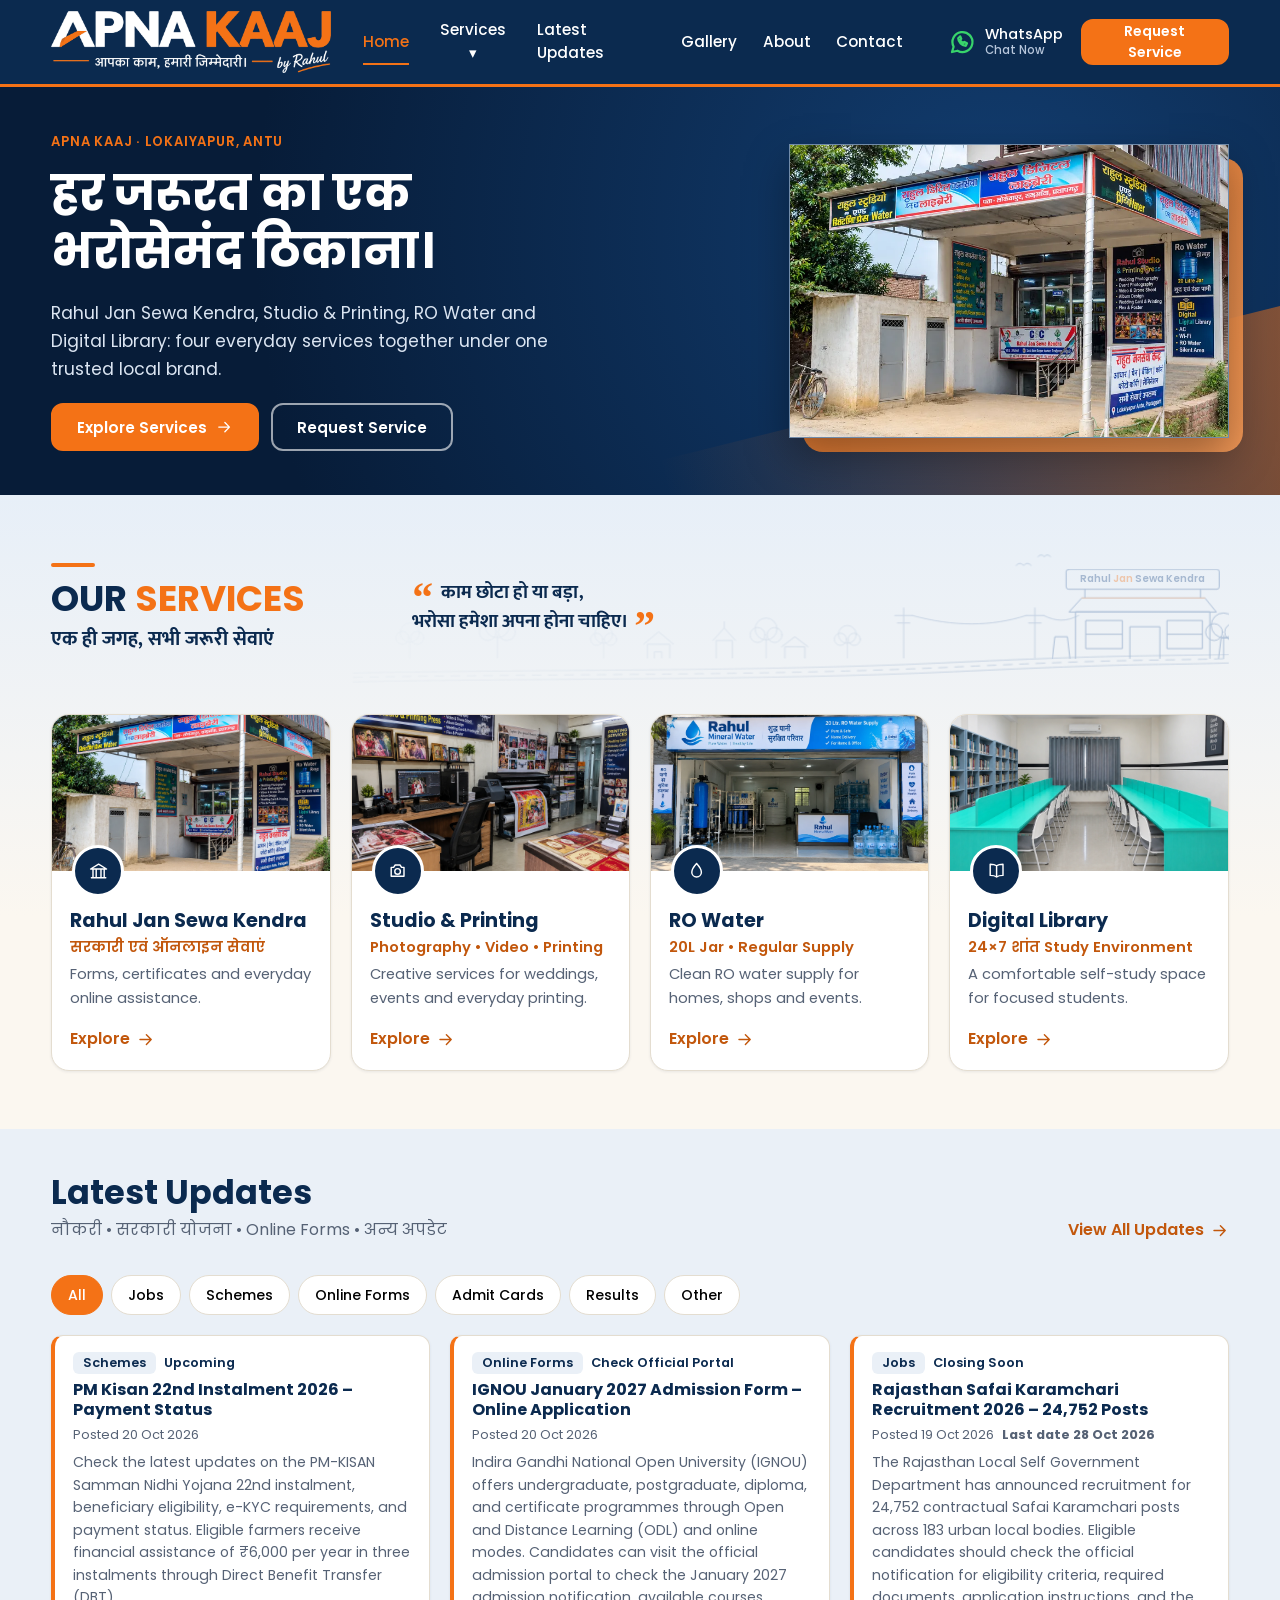
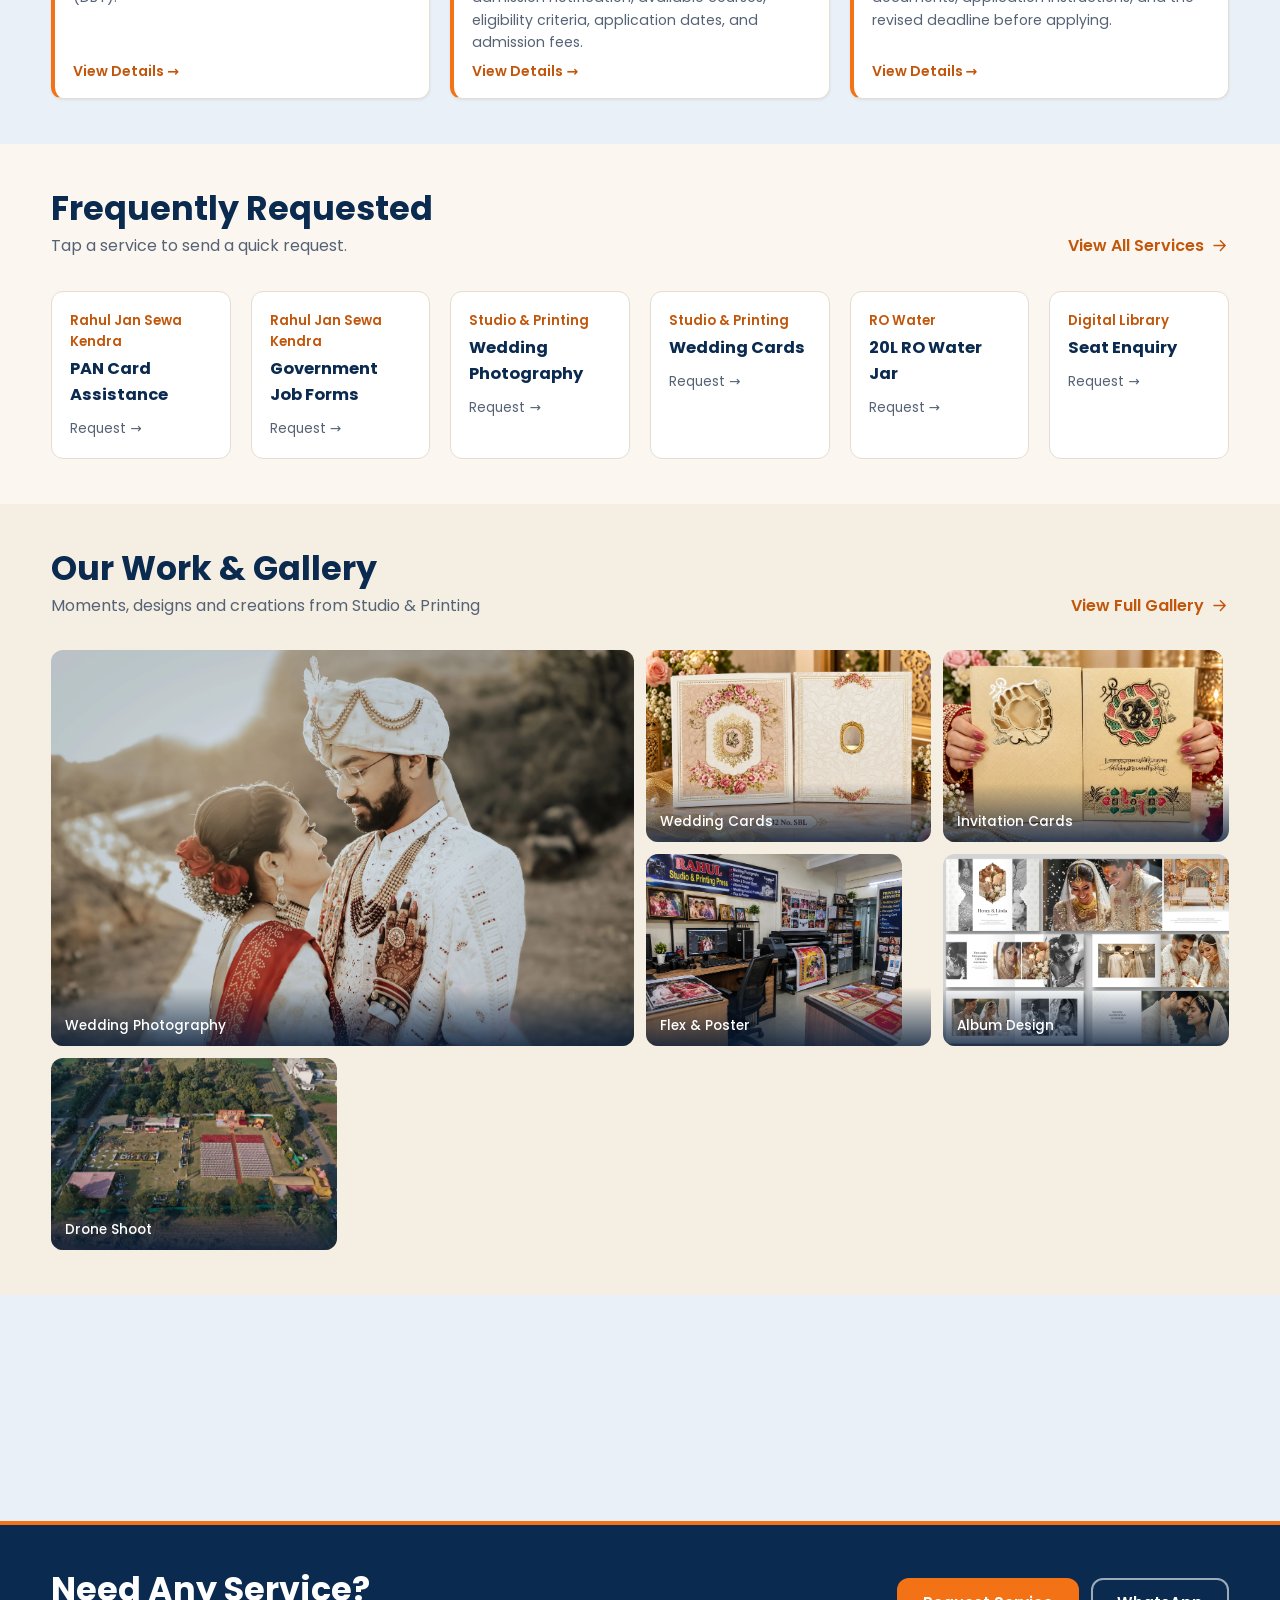
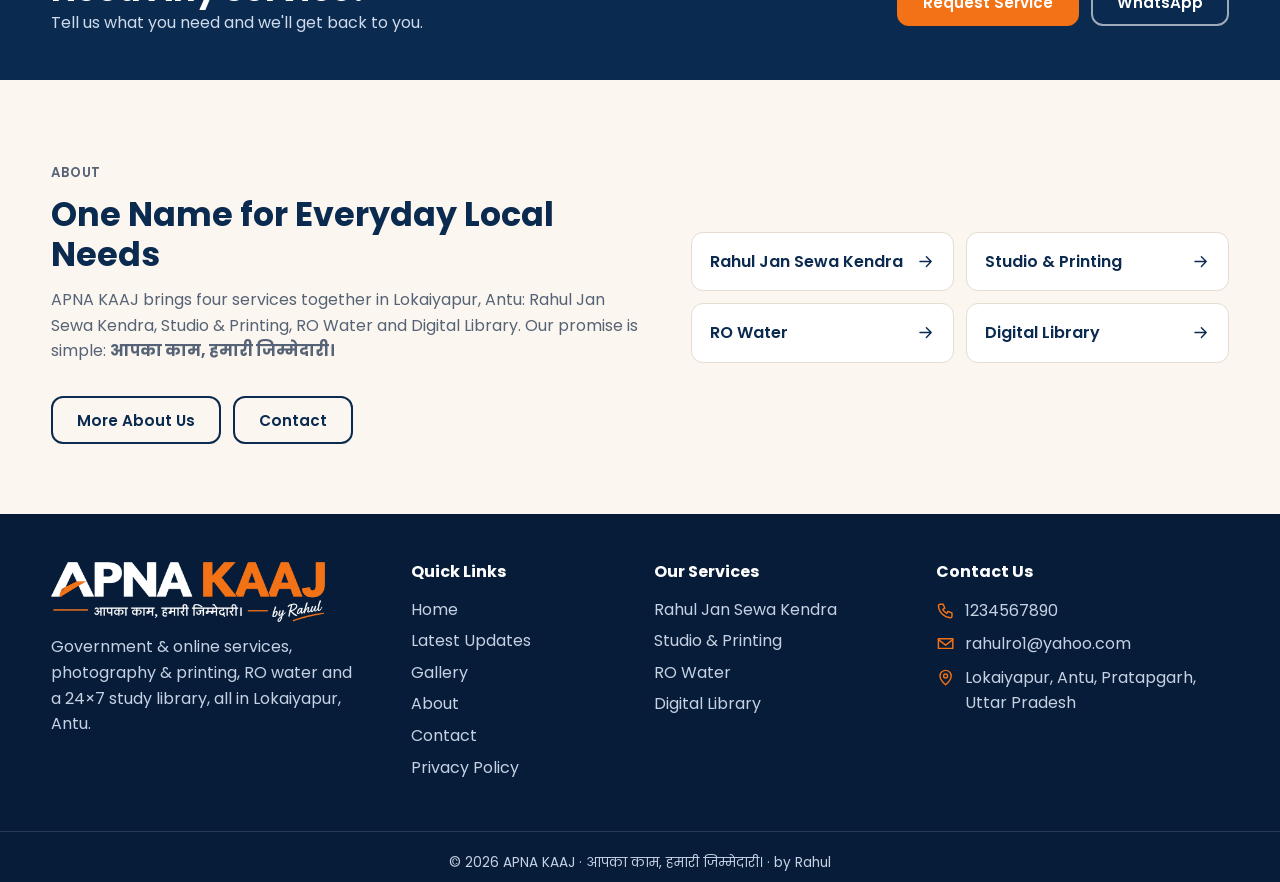
<file: index.html>
<!DOCTYPE html>
<html lang="en"><head><meta charset="utf-8"><meta name="viewport" content="width=device-width,initial-scale=1">
<title>APNA KAAJ | Jan Sewa, Studio, RO Water &amp; Digital Library</title><meta name="description" content="APNA KAAJ in Lokaiyapur, Antu, Pratapgarh brings together Rahul Jan Sewa Kendra, Studio &amp; Printing, RO Water and a Digital Library.">
<!-- POST-DEPLOYMENT TODO: Add the canonical URL and og:url; use absolute og:image and structured-data URLs after confirming the permanent domain. -->
<meta property="og:title" content="APNA KAAJ | Jan Sewa, Studio, RO Water &amp; Digital Library"><meta property="og:description" content="APNA KAAJ in Lokaiyapur, Antu, Pratapgarh brings together Rahul Jan Sewa Kendra, Studio &amp; Printing, RO Water and a Digital Library."><meta property="og:type" content="website"><meta property="og:image" content="assets/hero/apna-kaaj-shop.webp"><meta name="twitter:card" content="summary_large_image">
<link rel="icon" href="assets/logo/favicon.png"><link rel="preconnect" href="https://fonts.googleapis.com"><link rel="preconnect" href="https://fonts.gstatic.com" crossorigin>
<link rel="stylesheet" href="https://fonts.googleapis.com/css2?family=Mukta:wght@400;600;700;800&family=Poppins:wght@400;500;600;700&display=swap">
<link rel="stylesheet" href="css/style.css"><script type="application/ld+json">{"@context":"https://schema.org","@type":"LocalBusiness","name":"APNA KAAJ","slogan":"आपका काम, हमारी जिम्मेदारी।","email":"rahulro1@yahoo.com","address":{"@type":"PostalAddress","addressLocality":"Antu, Pratapgarh","addressRegion":"Uttar Pradesh","addressCountry":"IN"},"knowsAbout":["Rahul Jan Sewa Kendra","Studio & Printing","RO Water","Digital Library"]}</script></head><body data-root=""><div id="splash" aria-hidden="true"><svg class="sp-c tl" viewBox="0 0 400 300" aria-hidden="true"><path d="M0 0H400C300 40 140 90 0 230Z" fill="#1a5fa8" fill-opacity=".28"/><path d="M0 0H300C210 30 90 80 0 170Z" fill="#2a78c8" fill-opacity=".2"/><path d="M0 0H190C120 25 50 60 0 105Z" fill="#0b2a4f" fill-opacity=".35"/><path d="M0 100C110 70 240 25 360 0C250 45 110 100 0 165Z" fill="#f47216"/><path d="M0 195C120 135 250 65 400 22" stroke="#f47216" stroke-opacity=".55" stroke-width="2" fill="none"/></svg><svg class="sp-c br" viewBox="0 0 400 300" aria-hidden="true"><path d="M0 0H400C300 40 140 90 0 230Z" fill="#1a5fa8" fill-opacity=".28"/><path d="M0 0H300C210 30 90 80 0 170Z" fill="#2a78c8" fill-opacity=".2"/><path d="M0 0H190C120 25 50 60 0 105Z" fill="#0b2a4f" fill-opacity=".35"/><path d="M0 100C110 70 240 25 360 0C250 45 110 100 0 165Z" fill="#f47216"/><path d="M0 195C120 135 250 65 400 22" stroke="#f47216" stroke-opacity=".55" stroke-width="2" fill="none"/></svg><div class="sp"><img src="assets/logo/apna-kaaj-logo-light.png" alt="" width="900" height="197"><p class="sp-n">नमस्ते <span>🙏</span></p><p class="sp-w">Welcome to <b>Rahul Jan Sewa Kendra</b></p><span class="sp-l"></span></div></div><a class="skip" href="#main">Skip to content</a>
<header class="hdr" id="hdr"><div class="container bar">
<a class="brand" href="index.html" aria-label="APNA KAAJ home"><img src="assets/logo/apna-kaaj-logo-light.png" alt="APNA KAAJ – आपका काम, हमारी जिम्मेदारी। by Rahul" width="900" height="197"></a>
<button class="burger" id="burger" aria-expanded="false" aria-controls="nav" aria-label="Open menu"><span></span><span></span><span></span></button>
<nav id="nav" aria-label="Main"><a href="index.html" class="on">Home</a>
<div class="dd"><button class="ddb" aria-expanded="false" aria-haspopup="true">Services ▾</button><div class="ddm"><a href="services/jan-sewa-kendra.html">Rahul Jan Sewa Kendra</a><a href="services/studio-printing.html">Studio & Printing</a><a href="services/ro-water.html">RO Water</a><a href="services/digital-library.html">Digital Library</a></div></div>
<a href="updates.html">Latest Updates</a><a href="gallery.html">Gallery</a><a href="about.html">About</a><a href="contact.html">Contact</a>
<div class="nav-cta"><button class="wa" data-wa="Hello, I want information about your services."><svg class="i" viewBox="0 0 24 24" fill="none" stroke="currentColor" stroke-width="1.8" stroke-linecap="round" stroke-linejoin="round" aria-hidden="true"><path d="M4 20l1.3-4.2A8 8 0 1 1 8.4 19z"/><path d="M9 9c0 3 3 6 6 6l1-2-2-1-1 .8c-1-.4-2-1.400-2.400-2.400L11.400 9.500 10.600 7.500z"/></svg><span>WhatsApp<small>Chat Now</small></span></button><button class="btn btn-sm" data-req="APNA KAAJ|General Request">Request Service</button></div></nav></div></header><main id="main"><section class="hero"><div class="container hero-in"><div class="hero-t">
<p class="eyebrow">APNA KAAJ · Lokaiyapur, Antu</p><h1>हर जरूरत का एक भरोसेमंद ठिकाना।</h1>
<p class="lead">Rahul Jan Sewa Kendra, Studio &amp; Printing, RO Water and Digital Library: four everyday services together under one trusted local brand.</p>
<div class="acts"><a class="btn" href="#services">Explore Services <svg class="i" viewBox="0 0 24 24" fill="none" stroke="currentColor" stroke-width="1.8" stroke-linecap="round" stroke-linejoin="round" aria-hidden="true"><path d="M5 12h14M13 6l6 6-6 6"/></svg></a><button class="btn btn-o" data-req="APNA KAAJ|General Request">Request Service</button></div></div>
<div class="hero-ph"><figure><img src="assets/hero/apna-kaaj-shop.webp" srcset="assets/hero/apna-kaaj-shop-800.webp 800w, assets/hero/apna-kaaj-shop.webp 1536w" sizes="(max-width:960px) 100vw, 660px" alt="APNA KAAJ service shop in Lokaiyapur, Antu, Pratapgarh" width="1536" height="1024" fetchpriority="high" data-ph="assets/hero/apna-kaaj-shop.webp"></figure></div></div></section>
<section class="section svc-sec" id="services"><div class="container"><div class="svc-head"><div class="svc-l"><h2 class="svc-t">Our <span>Services</span></h2><p class="svc-s">एक ही जगह, सभी जरूरी सेवाएं</p></div><blockquote class="svc-q"><p>काम छोटा हो या बड़ा,<br>भरोसा हमेशा अपना होना चाहिए।</p></blockquote><svg class="svc-art" viewBox="0 0 1400 240" preserveAspectRatio="xMaxYMax meet" aria-hidden="true" focusable="false"><defs><g id="tr"><path d="M0 0V-40"/><circle cx="0" cy="-58" r="22"/><circle cx="-17" cy="-46" r="15"/><circle cx="17" cy="-46" r="15"/></g></defs>
<g fill="none" stroke="#2f5d9b" stroke-width="1.6" stroke-linecap="round" stroke-linejoin="round">
<g opacity=".6"><path d="M0 224C300 218 640 222 940 208S1250 198 1400 194"/><path d="M0 238C320 232 660 236 960 222S1260 212 1400 208"/><path d="M0 231C310 225 650 229 950 215S1255 205 1400 201" stroke-dasharray="14 12"/>
<use href="#tr" transform="translate(90 200) scale(.7)"/><use href="#tr" transform="translate(230 200) scale(.9)"/><use href="#tr" transform="translate(400 200) scale(.65)"/>
<path d="M470 200V178H506V200M464 178L488 158L512 178M481 200V190H493V200"/><path d="M580 200V172H606V200M575 172L593 152L611 172M593 152V142"/><use href="#tr" transform="translate(660 200) scale(.8)"/>
<path d="M690 200V182H722V200M685 182L706 166L727 182"/><use href="#tr" transform="translate(790 200) scale(.65)"/>
<path d="M880 200V120M866 132H894M870 144H890"/><path d="M1090 200V120M1076 132H1104M1080 144H1100"/><path d="M894 132C960 150 1020 150 1076 132M1104 132C1125 142 1140 142 1160 132"/>
<path d="M1060 52q6-7 12 0q6-7 12 0M1095 38q5-6 10 0q5-6 10 0"/></g>
<path d="M1155 200V126H1370V200M1145 126L1165 104H1362L1380 126ZM1170 90V104M1355 90V104M1242 200V150H1290V200M1172 140H1230V185H1172ZM1302 140H1358V185H1302ZM1172 162H1230M1302 162H1358M1118 200L1122 166H1142L1146 200M1384 200L1388 168H1406L1410 200"/>
<rect x="1140" y="58" width="245" height="32" rx="4"/><path d="M1165 104H1362" stroke="#f47216" stroke-opacity=".8"/><use href="#tr" transform="translate(1392 200) scale(.9)"/>
<text x="1262" y="79" text-anchor="middle" font-family="Poppins,Mukta,sans-serif" font-size="16" font-weight="600" fill="#1f4a85" stroke="none">Rahul <tspan fill="#f47216">Jan</tspan> Sewa Kendra</text></g></svg></div><div class="g4"><a class="svc" href="services/jan-sewa-kendra.html" aria-label="Rahul Jan Sewa Kendra: view service"><div class="im " style="--ar:16/9"><img src="assets/services/jan-sewa-kendra.webp" alt="APNA KAAJ service shop in Lokaiyapur, Antu" width="1200" height="675" loading="lazy" data-ph="assets/services/jan-sewa-kendra.webp"></div><div class="ic"><svg class="i" viewBox="0 0 24 24" fill="none" stroke="currentColor" stroke-width="1.8" stroke-linecap="round" stroke-linejoin="round" aria-hidden="true"><path d="M3 21h18M5 21V10m4 11V10m6 11V10m4 11V10M2 10l10-6 10 6z"/></svg></div><div class="b"><h3>Rahul Jan Sewa Kendra</h3><span class="hi">सरकारी एवं ऑनलाइन सेवाएं</span><p>Forms, certificates and everyday online assistance.</p><span class="more">Explore <svg class="i" viewBox="0 0 24 24" fill="none" stroke="currentColor" stroke-width="1.8" stroke-linecap="round" stroke-linejoin="round" aria-hidden="true"><path d="M5 12h14M13 6l6 6-6 6"/></svg></span></div></a><a class="svc" href="services/studio-printing.html" aria-label="Studio & Printing: view service"><div class="im " style="--ar:16/9"><img src="assets/services/studio-printing.webp" alt="Studio and printing equipment, wedding displays and printed cards" width="1200" height="675" loading="lazy" data-ph="assets/services/studio-printing.webp"></div><div class="ic"><svg class="i" viewBox="0 0 24 24" fill="none" stroke="currentColor" stroke-width="1.8" stroke-linecap="round" stroke-linejoin="round" aria-hidden="true"><path d="M4 8h3l2-3h6l2 3h3v11H4z"/><circle cx="12" cy="13" r="3.5"/></svg></div><div class="b"><h3>Studio & Printing</h3><span class="hi">Photography • Video • Printing</span><p>Creative services for weddings, events and everyday printing.</p><span class="more">Explore <svg class="i" viewBox="0 0 24 24" fill="none" stroke="currentColor" stroke-width="1.8" stroke-linecap="round" stroke-linejoin="round" aria-hidden="true"><path d="M5 12h14M13 6l6 6-6 6"/></svg></span></div></a><a class="svc" href="services/ro-water.html" aria-label="RO Water: view service"><div class="im " style="--ar:16/9"><img src="assets/services/ro-water.webp" alt="20-litre RO water jars and delivery shop" width="1200" height="675" loading="lazy" data-ph="assets/services/ro-water.webp"></div><div class="ic"><svg class="i" viewBox="0 0 24 24" fill="none" stroke="currentColor" stroke-width="1.8" stroke-linecap="round" stroke-linejoin="round" aria-hidden="true"><path d="M12 3s6 6.5 6 11a6 6 0 0 1-12 0c0-4.5 6-11 6-11z"/></svg></div><div class="b"><h3>RO Water</h3><span class="hi">20L Jar • Regular Supply</span><p>Clean RO water supply for homes, shops and events.</p><span class="more">Explore <svg class="i" viewBox="0 0 24 24" fill="none" stroke="currentColor" stroke-width="1.8" stroke-linecap="round" stroke-linejoin="round" aria-hidden="true"><path d="M5 12h14M13 6l6 6-6 6"/></svg></span></div></a><a class="svc" href="services/digital-library.html" aria-label="Digital Library: view service"><div class="im " style="--ar:16/9"><img src="assets/services/digital-library.webp" alt="Individual study desks in a quiet Digital Library" width="1200" height="675" loading="lazy" data-ph="assets/services/digital-library.webp"></div><div class="ic"><svg class="i" viewBox="0 0 24 24" fill="none" stroke="currentColor" stroke-width="1.8" stroke-linecap="round" stroke-linejoin="round" aria-hidden="true"><path d="M12 6c-2-1.5-5-2-8-2v14c3 0 6 .5 8 2 2-1.5 5-2 8-2V4c-3 0-6 .5-8 2zM12 6v14"/></svg></div><div class="b"><h3>Digital Library</h3><span class="hi">24×7 शांत Study Environment</span><p>A comfortable self-study space for focused students.</p><span class="more">Explore <svg class="i" viewBox="0 0 24 24" fill="none" stroke="currentColor" stroke-width="1.8" stroke-linecap="round" stroke-linejoin="round" aria-hidden="true"><path d="M5 12h14M13 6l6 6-6 6"/></svg></span></div></a></div></div></section>
<section class="section mist tight" id="updates"><div class="container"><div class="sec-head"><div><h2>Latest Updates</h2><p>नौकरी • सरकारी योजना • Online Forms • अन्य अपडेट</p></div><a class="more" href="updates.html">View All Updates <svg class="i" viewBox="0 0 24 24" fill="none" stroke="currentColor" stroke-width="1.8" stroke-linecap="round" stroke-linejoin="round" aria-hidden="true"><path d="M5 12h14M13 6l6 6-6 6"/></svg></a></div>
<div class="filters" id="updFilters" role="group" aria-label="Filter updates" style="margin-bottom:20px"></div><div class="g3" id="updList" data-limit="3"></div></div></section>
<section class="section tight"><div class="container"><div class="sec-head"><div><h2>Frequently Requested</h2><p>Tap a service to send a quick request.</p></div><a class="more" href="#services">View All Services <svg class="i" viewBox="0 0 24 24" fill="none" stroke="currentColor" stroke-width="1.8" stroke-linecap="round" stroke-linejoin="round" aria-hidden="true"><path d="M5 12h14M13 6l6 6-6 6"/></svg></a></div><div class="g6" id="featured"></div></div></section>
<section class="section alt tight"><div class="container"><div class="sec-head"><div><h2>Our Work &amp; Gallery</h2><p>Moments, designs and creations from Studio &amp; Printing</p></div><a class="more" href="gallery.html">View Full Gallery <svg class="i" viewBox="0 0 24 24" fill="none" stroke="currentColor" stroke-width="1.8" stroke-linecap="round" stroke-linejoin="round" aria-hidden="true"><path d="M5 12h14M13 6l6 6-6 6"/></svg></a></div><div class="ed" id="galGrid" data-limit="6" data-ar="4/3"></div></div></section>
<section class="section mist tight"><div class="container"><div class="sec-head"><div><h2>Why Choose APNA KAAJ</h2></div></div><div class="why"><div class="why-i"><div class="ic"><svg class="i" viewBox="0 0 24 24" fill="none" stroke="currentColor" stroke-width="1.8" stroke-linecap="round" stroke-linejoin="round" aria-hidden="true"><path d="M12 3l8 3v6c0 5-3.5 8-8 9-4.5-1-8-4-8-9V6z"/><path d="M8.5 12l2.5 2.5 4.5-5"/></svg></div><div><h3>Trusted Local Service</h3><p>A known place in your own area.</p></div></div><div class="why-i"><div class="ic"><svg class="i" viewBox="0 0 24 24" fill="none" stroke="currentColor" stroke-width="1.8" stroke-linecap="round" stroke-linejoin="round" aria-hidden="true"><path d="M4 4h7v7H4zM13 4h7v7h-7zM4 13h7v7H4zM13 13h7v7h-7z"/></svg></div><div><h3>Multiple Services</h3><p>Four services under one roof.</p></div></div><div class="why-i"><div class="ic"><svg class="i" viewBox="0 0 24 24" fill="none" stroke="currentColor" stroke-width="1.8" stroke-linecap="round" stroke-linejoin="round" aria-hidden="true"><path d="M5 12l5 5 9-10"/></svg></div><div><h3>Quality & Support</h3><p>Ask in person, call or WhatsApp.</p></div></div><div class="why-i"><div class="ic"><svg class="i" viewBox="0 0 24 24" fill="none" stroke="currentColor" stroke-width="1.8" stroke-linecap="round" stroke-linejoin="round" aria-hidden="true"><path d="M12 3l2.7 5.6 6.1.9-4.4 4.3 1 6.1L12 17l-5.4 2.9 1-6.1L3.2 9.5l6.1-.9z"/></svg></div><div><h3>Easy Request Process</h3><p>Pick a service, send a short request.</p></div></div></div></div></section>
<section class="band tight"><div class="container"><div><h2>Need Any Service?</h2><p>Tell us what you need and we'll get back to you.</p></div><div class="acts"><button class="btn" data-req="APNA KAAJ|General Request">Request Service</button><button class="btn btn-o" data-wa="Hello, I need a service from APNA KAAJ.">WhatsApp</button></div></div></section>
<section class="section"><div class="container two"><div><p class="eyebrow">About</p><h2>One Name for Everyday Local Needs</h2><p>APNA KAAJ brings four services together in Lokaiyapur, Antu: Rahul Jan Sewa Kendra, Studio &amp; Printing, RO Water and Digital Library. Our promise is simple: <strong>आपका काम, हमारी जिम्मेदारी।</strong></p><div class="acts"><a class="btn btn-d" href="about.html">More About Us</a><a class="btn btn-d" href="contact.html">Contact</a></div></div>
<div class="links"><a href="services/jan-sewa-kendra.html">Rahul Jan Sewa Kendra <svg class="i" viewBox="0 0 24 24" fill="none" stroke="currentColor" stroke-width="1.8" stroke-linecap="round" stroke-linejoin="round" aria-hidden="true"><path d="M5 12h14M13 6l6 6-6 6"/></svg></a><a href="services/studio-printing.html">Studio & Printing <svg class="i" viewBox="0 0 24 24" fill="none" stroke="currentColor" stroke-width="1.8" stroke-linecap="round" stroke-linejoin="round" aria-hidden="true"><path d="M5 12h14M13 6l6 6-6 6"/></svg></a><a href="services/ro-water.html">RO Water <svg class="i" viewBox="0 0 24 24" fill="none" stroke="currentColor" stroke-width="1.8" stroke-linecap="round" stroke-linejoin="round" aria-hidden="true"><path d="M5 12h14M13 6l6 6-6 6"/></svg></a><a href="services/digital-library.html">Digital Library <svg class="i" viewBox="0 0 24 24" fill="none" stroke="currentColor" stroke-width="1.8" stroke-linecap="round" stroke-linejoin="round" aria-hidden="true"><path d="M5 12h14M13 6l6 6-6 6"/></svg></a></div></div></section></main><footer><div class="container fg">
<div><img src="assets/logo/apna-kaaj-logo-light.png" alt="APNA KAAJ by Rahul" width="900" height="197"><p>Government &amp; online services, photography &amp; printing, RO water and a 24×7 study library, all in Lokaiyapur, Antu.</p></div>
<div><h3>Quick Links</h3><ul><li><a href="index.html">Home</a></li><li><a href="updates.html">Latest Updates</a></li><li><a href="gallery.html">Gallery</a></li><li><a href="about.html">About</a></li><li><a href="contact.html">Contact</a></li><li><a href="privacy.html">Privacy Policy</a></li></ul></div><div><h3>Our Services</h3><ul><li><a href="services/jan-sewa-kendra.html">Rahul Jan Sewa Kendra</a></li><li><a href="services/studio-printing.html">Studio & Printing</a></li><li><a href="services/ro-water.html">RO Water</a></li><li><a href="services/digital-library.html">Digital Library</a></li></ul></div>
<div><h3>Contact Us</h3><div class="row"><svg class="i" viewBox="0 0 24 24" fill="none" stroke="currentColor" stroke-width="1.8" stroke-linecap="round" stroke-linejoin="round" aria-hidden="true"><path d="M5 4h4l2 5-2.5 1.5a11 11 0 0 0 5 5L15 13l5 2v4a2 2 0 0 1-2 2A16 16 0 0 1 3 6a2 2 0 0 1 2-2z"/></svg><a data-call><span data-phone></span></a></div><div class="row"><svg class="i" viewBox="0 0 24 24" fill="none" stroke="currentColor" stroke-width="1.8" stroke-linecap="round" stroke-linejoin="round" aria-hidden="true"><path d="M3 6h18v12H3z"/><path d="M3 7l9 7 9-7"/></svg><a data-mail></a></div><div class="row"><svg class="i" viewBox="0 0 24 24" fill="none" stroke="currentColor" stroke-width="1.8" stroke-linecap="round" stroke-linejoin="round" aria-hidden="true"><path d="M12 21s7-6 7-11a7 7 0 0 0-14 0c0 5 7 11 7 11z"/><circle cx="12" cy="10" r="2.5"/></svg><span data-loc></span></div></div></div>
<p class="copy">© <span data-yr></span> APNA KAAJ · आपका काम, हमारी जिम्मेदारी। · by Rahul</p></footer>
<nav class="mbar" aria-label="Quick actions"><a data-call>Call</a><button data-wa="Hello, I want information about your services.">WhatsApp</button><button data-req="APNA KAAJ|General Request">Request</button></nav><script src="js/main.js"></script><script src="js/request.js"></script><script src="js/services.js"></script><script src="js/updates.js"></script><script src="js/gallery.js"></script><script>AK.init();</script></body></html>
</file>
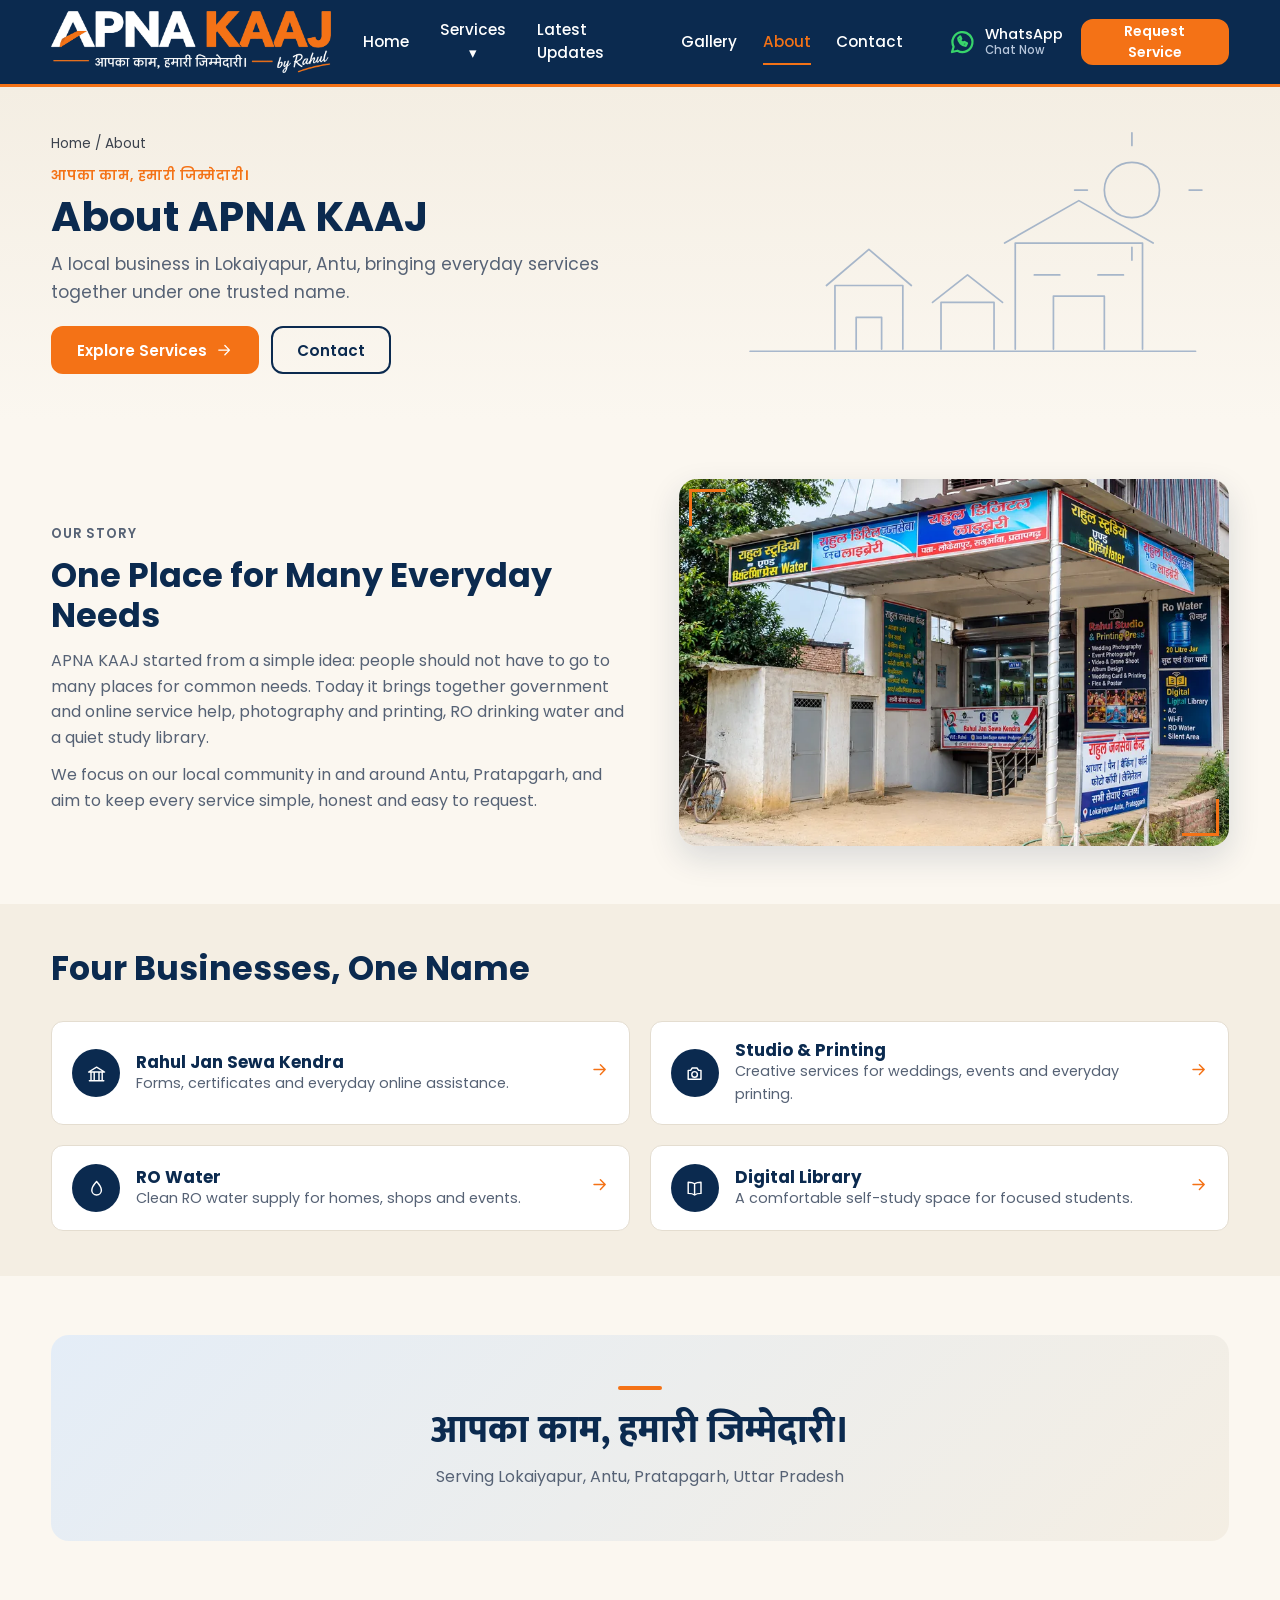
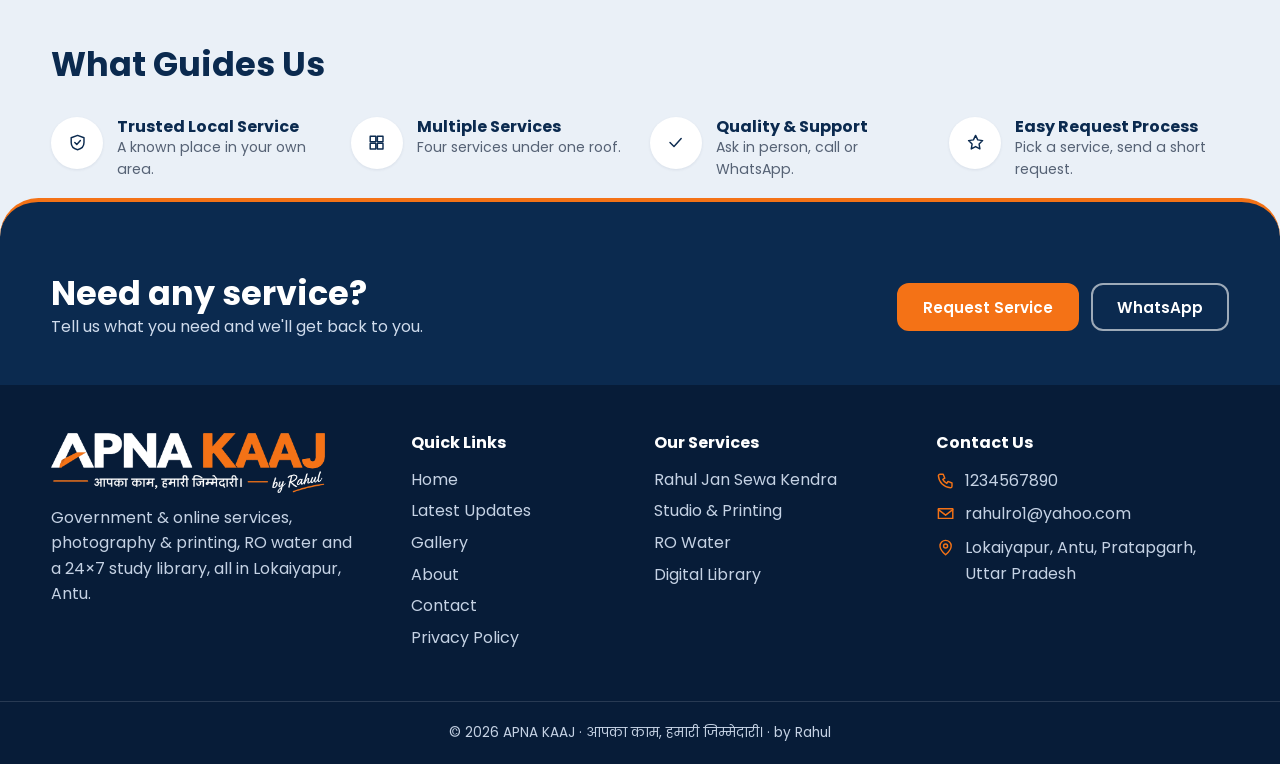
<file: about.html>
<!DOCTYPE html>
<html lang="en"><head><meta charset="utf-8"><meta name="viewport" content="width=device-width,initial-scale=1">
<title>About APNA KAAJ</title><meta name="description" content="Learn about APNA KAAJ by Rahul and its Jan Sewa Kendra, Studio &amp; Printing, RO Water and Digital Library in Lokaiyapur, Antu, Pratapgarh.">
<!-- POST-DEPLOYMENT TODO: Add the canonical URL and og:url; use absolute og:image URLs after confirming the permanent domain. -->
<meta property="og:title" content="About APNA KAAJ"><meta property="og:description" content="Learn about APNA KAAJ by Rahul and its Jan Sewa Kendra, Studio &amp; Printing, RO Water and Digital Library in Lokaiyapur, Antu, Pratapgarh."><meta property="og:type" content="website"><meta property="og:image" content="assets/hero/apna-kaaj-shop.webp"><meta name="twitter:card" content="summary_large_image">
<link rel="icon" href="assets/logo/favicon.png"><link rel="preconnect" href="https://fonts.googleapis.com"><link rel="preconnect" href="https://fonts.gstatic.com" crossorigin>
<link rel="stylesheet" href="https://fonts.googleapis.com/css2?family=Mukta:wght@400;600;700;800&family=Poppins:wght@400;500;600;700&display=swap">
<link rel="stylesheet" href="css/style.css"></head><body data-root=""><a class="skip" href="#main">Skip to content</a>
<header class="hdr" id="hdr"><div class="container bar">
<a class="brand" href="index.html" aria-label="APNA KAAJ home"><img src="assets/logo/apna-kaaj-logo-light.png" alt="APNA KAAJ – आपका काम, हमारी जिम्मेदारी। by Rahul" width="900" height="197"></a>
<button class="burger" id="burger" aria-expanded="false" aria-controls="nav" aria-label="Open menu"><span></span><span></span><span></span></button>
<nav id="nav" aria-label="Main"><a href="index.html">Home</a>
<div class="dd"><button class="ddb" aria-expanded="false" aria-haspopup="true">Services ▾</button><div class="ddm"><a href="services/jan-sewa-kendra.html">Rahul Jan Sewa Kendra</a><a href="services/studio-printing.html">Studio & Printing</a><a href="services/ro-water.html">RO Water</a><a href="services/digital-library.html">Digital Library</a></div></div>
<a href="updates.html">Latest Updates</a><a href="gallery.html">Gallery</a><a href="about.html" class="on">About</a><a href="contact.html">Contact</a>
<div class="nav-cta"><button class="wa" data-wa="Hello, I want information about your services."><svg class="i" viewBox="0 0 24 24" fill="none" stroke="currentColor" stroke-width="1.8" stroke-linecap="round" stroke-linejoin="round" aria-hidden="true"><path d="M4 20l1.3-4.2A8 8 0 1 1 8.4 19z"/><path d="M9 9c0 3 3 6 6 6l1-2-2-1-1 .8c-1-.4-2-1.400-2.400-2.400L11.400 9.500 10.600 7.500z"/></svg><span>WhatsApp<small>Chat Now</small></span></button><button class="btn btn-sm" data-req="APNA KAAJ|General Request">Request Service</button></div></nav></div></header><main id="main"><section class="pgh pgh-cream one"><div class="pgh-art" aria-hidden="true"><svg viewBox="0 0 700 260" preserveAspectRatio="xMaxYMid meet" fill="none" stroke="currentColor" stroke-width="1.6" stroke-linecap="round" stroke-linejoin="round" aria-hidden="true" focusable="false"><circle cx="560" cy="70" r="26"/><path d="M560 28v-12M560 124v12M518 70h-12M614 70h12"/><path d="M280 220V160h64v60M272 160l40-34 40 34M300 220v-30h24v30"/><path d="M380 220V176h50v44M372 176l33-26 33 26"/><path d="M450 220V120h120v100M440 120l70-40 70 40M486 220v-50h48v50M468 150h24M528 150h24"/><path d="M200 222h420"/></svg></div><div class="container pgh-in"><div class="pgh-t"><p class="crumb"><a href="index.html">Home</a> / About</p><p class=eyebrow>आपका काम, हमारी जिम्मेदारी।</p><h1>About APNA KAAJ</h1><p class="lead">A local business in Lokaiyapur, Antu, bringing everyday services together under one trusted name.</p><div class="acts"><a class="btn" href="index.html#services">Explore Services <svg class="i" viewBox="0 0 24 24" fill="none" stroke="currentColor" stroke-width="1.8" stroke-linecap="round" stroke-linejoin="round" aria-hidden="true"><path d="M5 12h14M13 6l6 6-6 6"/></svg></a><a class="btn btn-d" href="contact.html">Contact</a></div></div></div></section><section class="pgsec"><div class="container story"><div><p class="eyebrow">Our Story</p><h2>One Place for Many Everyday Needs</h2><p>APNA KAAJ started from a simple idea: people should not have to go to many places for common needs. Today it brings together government and online service help, photography and printing, RO drinking water and a quiet study library.</p><p>We focus on our local community in and around Antu, Pratapgarh, and aim to keep every service simple, honest and easy to request.</p></div>
<div class="frame crop"><img src="assets/hero/apna-kaaj-shop.webp" srcset="assets/hero/apna-kaaj-shop-800.webp 800w, assets/hero/apna-kaaj-shop.webp 1536w" sizes="(max-width:960px) 100vw, 640px" alt="APNA KAAJ service shop in Lokaiyapur, Antu, Pratapgarh" width="1536" height="1024" loading="lazy" style="width:100%;height:auto;aspect-ratio:3/2;display:block"></div></div></section>
<section class="section alt tight"><div class="container"><div class="sec-head"><div><h2>Four Businesses, One Name</h2></div></div><div class="biz"><a href="services/jan-sewa-kendra.html"><span class="ico"><svg class="i" viewBox="0 0 24 24" fill="none" stroke="currentColor" stroke-width="1.8" stroke-linecap="round" stroke-linejoin="round" aria-hidden="true"><path d="M3 21h18M5 21V10m4 11V10m6 11V10m4 11V10M2 10l10-6 10 6z"/></svg></span><div><h3>Rahul Jan Sewa Kendra</h3><p>Forms, certificates and everyday online assistance.</p></div><span class="ar"><svg class="i" viewBox="0 0 24 24" fill="none" stroke="currentColor" stroke-width="1.8" stroke-linecap="round" stroke-linejoin="round" aria-hidden="true"><path d="M5 12h14M13 6l6 6-6 6"/></svg></span></a><a href="services/studio-printing.html"><span class="ico"><svg class="i" viewBox="0 0 24 24" fill="none" stroke="currentColor" stroke-width="1.8" stroke-linecap="round" stroke-linejoin="round" aria-hidden="true"><path d="M4 8h3l2-3h6l2 3h3v11H4z"/><circle cx="12" cy="13" r="3.5"/></svg></span><div><h3>Studio & Printing</h3><p>Creative services for weddings, events and everyday printing.</p></div><span class="ar"><svg class="i" viewBox="0 0 24 24" fill="none" stroke="currentColor" stroke-width="1.8" stroke-linecap="round" stroke-linejoin="round" aria-hidden="true"><path d="M5 12h14M13 6l6 6-6 6"/></svg></span></a><a href="services/ro-water.html"><span class="ico"><svg class="i" viewBox="0 0 24 24" fill="none" stroke="currentColor" stroke-width="1.8" stroke-linecap="round" stroke-linejoin="round" aria-hidden="true"><path d="M12 3s6 6.5 6 11a6 6 0 0 1-12 0c0-4.5 6-11 6-11z"/></svg></span><div><h3>RO Water</h3><p>Clean RO water supply for homes, shops and events.</p></div><span class="ar"><svg class="i" viewBox="0 0 24 24" fill="none" stroke="currentColor" stroke-width="1.8" stroke-linecap="round" stroke-linejoin="round" aria-hidden="true"><path d="M5 12h14M13 6l6 6-6 6"/></svg></span></a><a href="services/digital-library.html"><span class="ico"><svg class="i" viewBox="0 0 24 24" fill="none" stroke="currentColor" stroke-width="1.8" stroke-linecap="round" stroke-linejoin="round" aria-hidden="true"><path d="M12 6c-2-1.5-5-2-8-2v14c3 0 6 .5 8 2 2-1.5 5-2 8-2V4c-3 0-6 .5-8 2zM12 6v14"/></svg></span><div><h3>Digital Library</h3><p>A comfortable self-study space for focused students.</p></div><span class="ar"><svg class="i" viewBox="0 0 24 24" fill="none" stroke="currentColor" stroke-width="1.8" stroke-linecap="round" stroke-linejoin="round" aria-hidden="true"><path d="M5 12h14M13 6l6 6-6 6"/></svg></span></a></div></div></section>
<section class="pgsec"><div class="container"><div class="statement"><p class="q2">आपका काम, हमारी जिम्मेदारी।</p><p>Serving Lokaiyapur, Antu, Pratapgarh, Uttar Pradesh</p></div></div></section>
<section class="section mist tight"><div class="container"><div class="sec-head"><div><h2>What Guides Us</h2></div></div><div class="why"><div class="why-i"><div class="ic"><svg class="i" viewBox="0 0 24 24" fill="none" stroke="currentColor" stroke-width="1.8" stroke-linecap="round" stroke-linejoin="round" aria-hidden="true"><path d="M12 3l8 3v6c0 5-3.5 8-8 9-4.5-1-8-4-8-9V6z"/><path d="M8.5 12l2.5 2.5 4.5-5"/></svg></div><div><h3>Trusted Local Service</h3><p>A known place in your own area.</p></div></div><div class="why-i"><div class="ic"><svg class="i" viewBox="0 0 24 24" fill="none" stroke="currentColor" stroke-width="1.8" stroke-linecap="round" stroke-linejoin="round" aria-hidden="true"><path d="M4 4h7v7H4zM13 4h7v7h-7zM4 13h7v7H4zM13 13h7v7h-7z"/></svg></div><div><h3>Multiple Services</h3><p>Four services under one roof.</p></div></div><div class="why-i"><div class="ic"><svg class="i" viewBox="0 0 24 24" fill="none" stroke="currentColor" stroke-width="1.8" stroke-linecap="round" stroke-linejoin="round" aria-hidden="true"><path d="M5 12l5 5 9-10"/></svg></div><div><h3>Quality & Support</h3><p>Ask in person, call or WhatsApp.</p></div></div><div class="why-i"><div class="ic"><svg class="i" viewBox="0 0 24 24" fill="none" stroke="currentColor" stroke-width="1.8" stroke-linecap="round" stroke-linejoin="round" aria-hidden="true"><path d="M12 3l2.7 5.6 6.1.9-4.4 4.3 1 6.1L12 17l-5.4 2.9 1-6.1L3.2 9.5l6.1-.9z"/></svg></div><div><h3>Easy Request Process</h3><p>Pick a service, send a short request.</p></div></div></div></div></section><section class="band tight curve"><div class="container"><div><h2>Need any service?</h2><p>Tell us what you need and we'll get back to you.</p></div><div class="acts"><button class="btn" data-req="APNA KAAJ|General Request">Request Service</button><button class="btn btn-o" data-wa="Hello, I need a service from APNA KAAJ.">WhatsApp</button></div></div></section></main><footer><div class="container fg">
<div><img src="assets/logo/apna-kaaj-logo-light.png" alt="APNA KAAJ by Rahul" width="900" height="197"><p>Government &amp; online services, photography &amp; printing, RO water and a 24×7 study library, all in Lokaiyapur, Antu.</p></div>
<div><h3>Quick Links</h3><ul><li><a href="index.html">Home</a></li><li><a href="updates.html">Latest Updates</a></li><li><a href="gallery.html">Gallery</a></li><li><a href="about.html">About</a></li><li><a href="contact.html">Contact</a></li><li><a href="privacy.html">Privacy Policy</a></li></ul></div><div><h3>Our Services</h3><ul><li><a href="services/jan-sewa-kendra.html">Rahul Jan Sewa Kendra</a></li><li><a href="services/studio-printing.html">Studio & Printing</a></li><li><a href="services/ro-water.html">RO Water</a></li><li><a href="services/digital-library.html">Digital Library</a></li></ul></div>
<div><h3>Contact Us</h3><div class="row"><svg class="i" viewBox="0 0 24 24" fill="none" stroke="currentColor" stroke-width="1.8" stroke-linecap="round" stroke-linejoin="round" aria-hidden="true"><path d="M5 4h4l2 5-2.5 1.5a11 11 0 0 0 5 5L15 13l5 2v4a2 2 0 0 1-2 2A16 16 0 0 1 3 6a2 2 0 0 1 2-2z"/></svg><a data-call><span data-phone></span></a></div><div class="row"><svg class="i" viewBox="0 0 24 24" fill="none" stroke="currentColor" stroke-width="1.8" stroke-linecap="round" stroke-linejoin="round" aria-hidden="true"><path d="M3 6h18v12H3z"/><path d="M3 7l9 7 9-7"/></svg><a data-mail></a></div><div class="row"><svg class="i" viewBox="0 0 24 24" fill="none" stroke="currentColor" stroke-width="1.8" stroke-linecap="round" stroke-linejoin="round" aria-hidden="true"><path d="M12 21s7-6 7-11a7 7 0 0 0-14 0c0 5 7 11 7 11z"/><circle cx="12" cy="10" r="2.5"/></svg><span data-loc></span></div></div></div>
<p class="copy">© <span data-yr></span> APNA KAAJ · आपका काम, हमारी जिम्मेदारी। · by Rahul</p></footer>
<nav class="mbar" aria-label="Quick actions"><a data-call>Call</a><button data-wa="Hello, I want information about your services.">WhatsApp</button><button data-req="APNA KAAJ|General Request">Request</button></nav><script src="js/main.js"></script><script src="js/request.js"></script><script src="js/services.js"></script><script src="js/updates.js"></script><script src="js/gallery.js"></script><script>AK.init();</script></body></html>
</file>
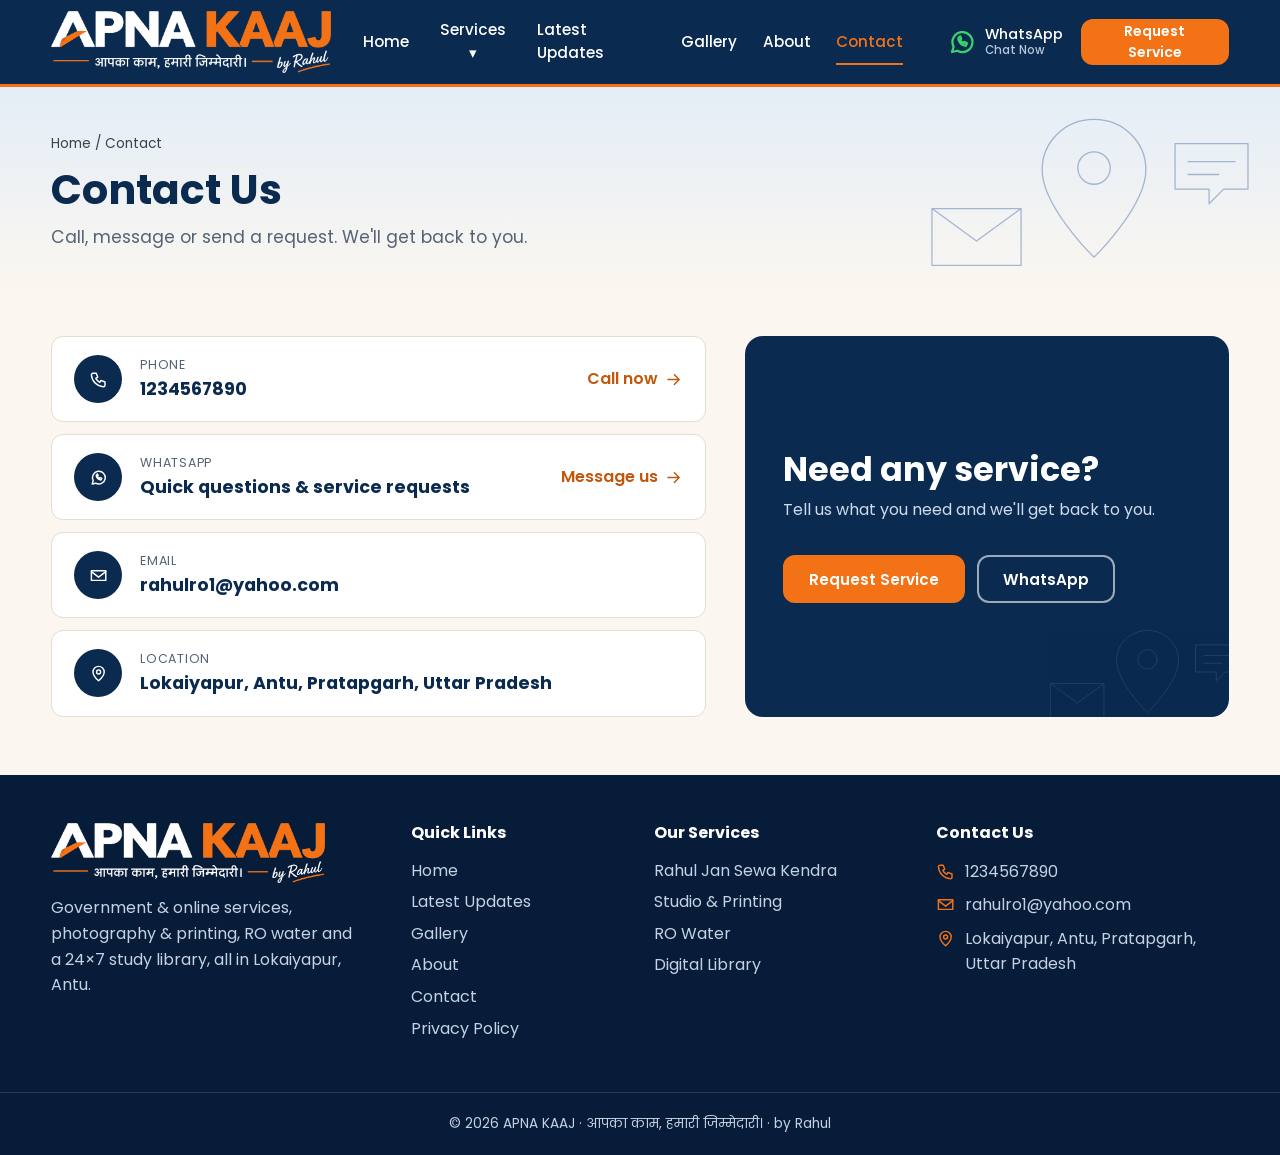
<file: contact.html>
<!DOCTYPE html>
<html lang="en"><head><meta charset="utf-8"><meta name="viewport" content="width=device-width,initial-scale=1">
<title>Contact APNA KAAJ</title><meta name="description" content="Contact APNA KAAJ in Lokaiyapur, Antu, Pratapgarh by phone, WhatsApp or email, or send a service request.">
<!-- POST-DEPLOYMENT TODO: Add the canonical URL and og:url; use absolute og:image URLs after confirming the permanent domain. -->
<meta property="og:title" content="Contact APNA KAAJ"><meta property="og:description" content="Contact APNA KAAJ in Lokaiyapur, Antu, Pratapgarh by phone, WhatsApp or email, or send a service request."><meta property="og:type" content="website"><meta property="og:image" content="assets/hero/apna-kaaj-shop.webp"><meta name="twitter:card" content="summary_large_image">
<link rel="icon" href="assets/logo/favicon.png"><link rel="preconnect" href="https://fonts.googleapis.com"><link rel="preconnect" href="https://fonts.gstatic.com" crossorigin>
<link rel="stylesheet" href="https://fonts.googleapis.com/css2?family=Mukta:wght@400;600;700;800&family=Poppins:wght@400;500;600;700&display=swap">
<link rel="stylesheet" href="css/style.css"></head><body data-root=""><a class="skip" href="#main">Skip to content</a>
<header class="hdr" id="hdr"><div class="container bar">
<a class="brand" href="index.html" aria-label="APNA KAAJ home"><img src="assets/logo/apna-kaaj-logo-light.png" alt="APNA KAAJ – आपका काम, हमारी जिम्मेदारी। by Rahul" width="900" height="197"></a>
<button class="burger" id="burger" aria-expanded="false" aria-controls="nav" aria-label="Open menu"><span></span><span></span><span></span></button>
<nav id="nav" aria-label="Main"><a href="index.html">Home</a>
<div class="dd"><button class="ddb" aria-expanded="false" aria-haspopup="true">Services ▾</button><div class="ddm"><a href="services/jan-sewa-kendra.html">Rahul Jan Sewa Kendra</a><a href="services/studio-printing.html">Studio & Printing</a><a href="services/ro-water.html">RO Water</a><a href="services/digital-library.html">Digital Library</a></div></div>
<a href="updates.html">Latest Updates</a><a href="gallery.html">Gallery</a><a href="about.html">About</a><a href="contact.html" class="on">Contact</a>
<div class="nav-cta"><button class="wa" data-wa="Hello, I want information about your services."><svg class="i" viewBox="0 0 24 24" fill="none" stroke="currentColor" stroke-width="1.8" stroke-linecap="round" stroke-linejoin="round" aria-hidden="true"><path d="M4 20l1.3-4.2A8 8 0 1 1 8.4 19z"/><path d="M9 9c0 3 3 6 6 6l1-2-2-1-1 .8c-1-.4-2-1.400-2.400-2.400L11.400 9.500 10.600 7.500z"/></svg><span>WhatsApp<small>Chat Now</small></span></button><button class="btn btn-sm" data-req="APNA KAAJ|General Request">Request Service</button></div></nav></div></header><main id="main"><section class="pgh pgh-pale one"><div class="pgh-art" aria-hidden="true"><svg viewBox="0 0 700 260" preserveAspectRatio="xMaxYMid meet" fill="none" stroke="currentColor" stroke-width="1.6" stroke-linecap="round" stroke-linejoin="round" aria-hidden="true" focusable="false"><path d="M470 40c-36 0-64 28-64 62 0 46 64 108 64 108s64-62 64-108c0-34-28-62-64-62z"/><circle cx="470" cy="100" r="20"/><path d="M270 150h110v70H270zM270 150l55 40 55-40"/><path d="M570 70h90v56h-30l-18 18v-18h-42z"/><path d="M586 92h58M586 108h38"/></svg></div><div class="container pgh-in"><div class="pgh-t"><p class="crumb"><a href="index.html">Home</a> / Contact</p><h1>Contact Us</h1><p class="lead">Call, message or send a request. We'll get back to you.</p></div></div></section><section class="pgsec" style="padding-top:clamp(24px,3vw,40px)"><div class="container cgrid"><div class="cm">
<div class="row2"><span class="ico"><svg class="i" viewBox="0 0 24 24" fill="none" stroke="currentColor" stroke-width="1.8" stroke-linecap="round" stroke-linejoin="round" aria-hidden="true"><path d="M5 4h4l2 5-2.5 1.5a11 11 0 0 0 5 5L15 13l5 2v4a2 2 0 0 1-2 2A16 16 0 0 1 3 6a2 2 0 0 1 2-2z"/></svg></span><div><small>Phone</small><b data-phone></b></div><a class="more" data-call>Call now <svg class="i" viewBox="0 0 24 24" fill="none" stroke="currentColor" stroke-width="1.8" stroke-linecap="round" stroke-linejoin="round" aria-hidden="true"><path d="M5 12h14M13 6l6 6-6 6"/></svg></a></div>
<div class="row2"><span class="ico"><svg class="i" viewBox="0 0 24 24" fill="none" stroke="currentColor" stroke-width="1.8" stroke-linecap="round" stroke-linejoin="round" aria-hidden="true"><path d="M4 20l1.3-4.2A8 8 0 1 1 8.4 19z"/><path d="M9 9c0 3 3 6 6 6l1-2-2-1-1 .8c-1-.4-2-1.400-2.400-2.400L11.400 9.500 10.600 7.500z"/></svg></span><div><small>WhatsApp</small><b>Quick questions &amp; service requests</b></div><a class="more" href="#" data-wa="Hello, I want information about your services.">Message us <svg class="i" viewBox="0 0 24 24" fill="none" stroke="currentColor" stroke-width="1.8" stroke-linecap="round" stroke-linejoin="round" aria-hidden="true"><path d="M5 12h14M13 6l6 6-6 6"/></svg></a></div>
<div class="row2"><span class="ico"><svg class="i" viewBox="0 0 24 24" fill="none" stroke="currentColor" stroke-width="1.8" stroke-linecap="round" stroke-linejoin="round" aria-hidden="true"><path d="M3 6h18v12H3z"/><path d="M3 7l9 7 9-7"/></svg></span><div><small>Email</small><b><a data-mail></a></b></div></div>
<div class="row2"><span class="ico"><svg class="i" viewBox="0 0 24 24" fill="none" stroke="currentColor" stroke-width="1.8" stroke-linecap="round" stroke-linejoin="round" aria-hidden="true"><path d="M12 21s7-6 7-11a7 7 0 0 0-14 0c0 5 7 11 7 11z"/><circle cx="12" cy="10" r="2.5"/></svg></span><div><small>Location</small><b data-loc></b></div></div></div>
<aside class="cpanel"><svg viewBox="0 0 700 260" preserveAspectRatio="xMaxYMid meet" fill="none" stroke="currentColor" stroke-width="1.6" stroke-linecap="round" stroke-linejoin="round" aria-hidden="true" focusable="false"><path d="M470 40c-36 0-64 28-64 62 0 46 64 108 64 108s64-62 64-108c0-34-28-62-64-62z"/><circle cx="470" cy="100" r="20"/><path d="M270 150h110v70H270zM270 150l55 40 55-40"/><path d="M570 70h90v56h-30l-18 18v-18h-42z"/><path d="M586 92h58M586 108h38"/></svg><h2>Need any service?</h2><p>Tell us what you need and we'll get back to you.</p><div class="acts"><button class="btn" data-req="APNA KAAJ|General Request">Request Service</button><button class="btn btn-o" data-wa="Hello, I need a service from APNA KAAJ.">WhatsApp</button></div></aside></div></section></main><footer><div class="container fg">
<div><img src="assets/logo/apna-kaaj-logo-light.png" alt="APNA KAAJ by Rahul" width="900" height="197"><p>Government &amp; online services, photography &amp; printing, RO water and a 24×7 study library, all in Lokaiyapur, Antu.</p></div>
<div><h3>Quick Links</h3><ul><li><a href="index.html">Home</a></li><li><a href="updates.html">Latest Updates</a></li><li><a href="gallery.html">Gallery</a></li><li><a href="about.html">About</a></li><li><a href="contact.html">Contact</a></li><li><a href="privacy.html">Privacy Policy</a></li></ul></div><div><h3>Our Services</h3><ul><li><a href="services/jan-sewa-kendra.html">Rahul Jan Sewa Kendra</a></li><li><a href="services/studio-printing.html">Studio & Printing</a></li><li><a href="services/ro-water.html">RO Water</a></li><li><a href="services/digital-library.html">Digital Library</a></li></ul></div>
<div><h3>Contact Us</h3><div class="row"><svg class="i" viewBox="0 0 24 24" fill="none" stroke="currentColor" stroke-width="1.8" stroke-linecap="round" stroke-linejoin="round" aria-hidden="true"><path d="M5 4h4l2 5-2.5 1.5a11 11 0 0 0 5 5L15 13l5 2v4a2 2 0 0 1-2 2A16 16 0 0 1 3 6a2 2 0 0 1 2-2z"/></svg><a data-call><span data-phone></span></a></div><div class="row"><svg class="i" viewBox="0 0 24 24" fill="none" stroke="currentColor" stroke-width="1.8" stroke-linecap="round" stroke-linejoin="round" aria-hidden="true"><path d="M3 6h18v12H3z"/><path d="M3 7l9 7 9-7"/></svg><a data-mail></a></div><div class="row"><svg class="i" viewBox="0 0 24 24" fill="none" stroke="currentColor" stroke-width="1.8" stroke-linecap="round" stroke-linejoin="round" aria-hidden="true"><path d="M12 21s7-6 7-11a7 7 0 0 0-14 0c0 5 7 11 7 11z"/><circle cx="12" cy="10" r="2.5"/></svg><span data-loc></span></div></div></div>
<p class="copy">© <span data-yr></span> APNA KAAJ · आपका काम, हमारी जिम्मेदारी। · by Rahul</p></footer>
<nav class="mbar" aria-label="Quick actions"><a data-call>Call</a><button data-wa="Hello, I want information about your services.">WhatsApp</button><button data-req="APNA KAAJ|General Request">Request</button></nav><script src="js/main.js"></script><script src="js/request.js"></script><script src="js/services.js"></script><script src="js/updates.js"></script><script src="js/gallery.js"></script><script>AK.init();</script></body></html>
</file>
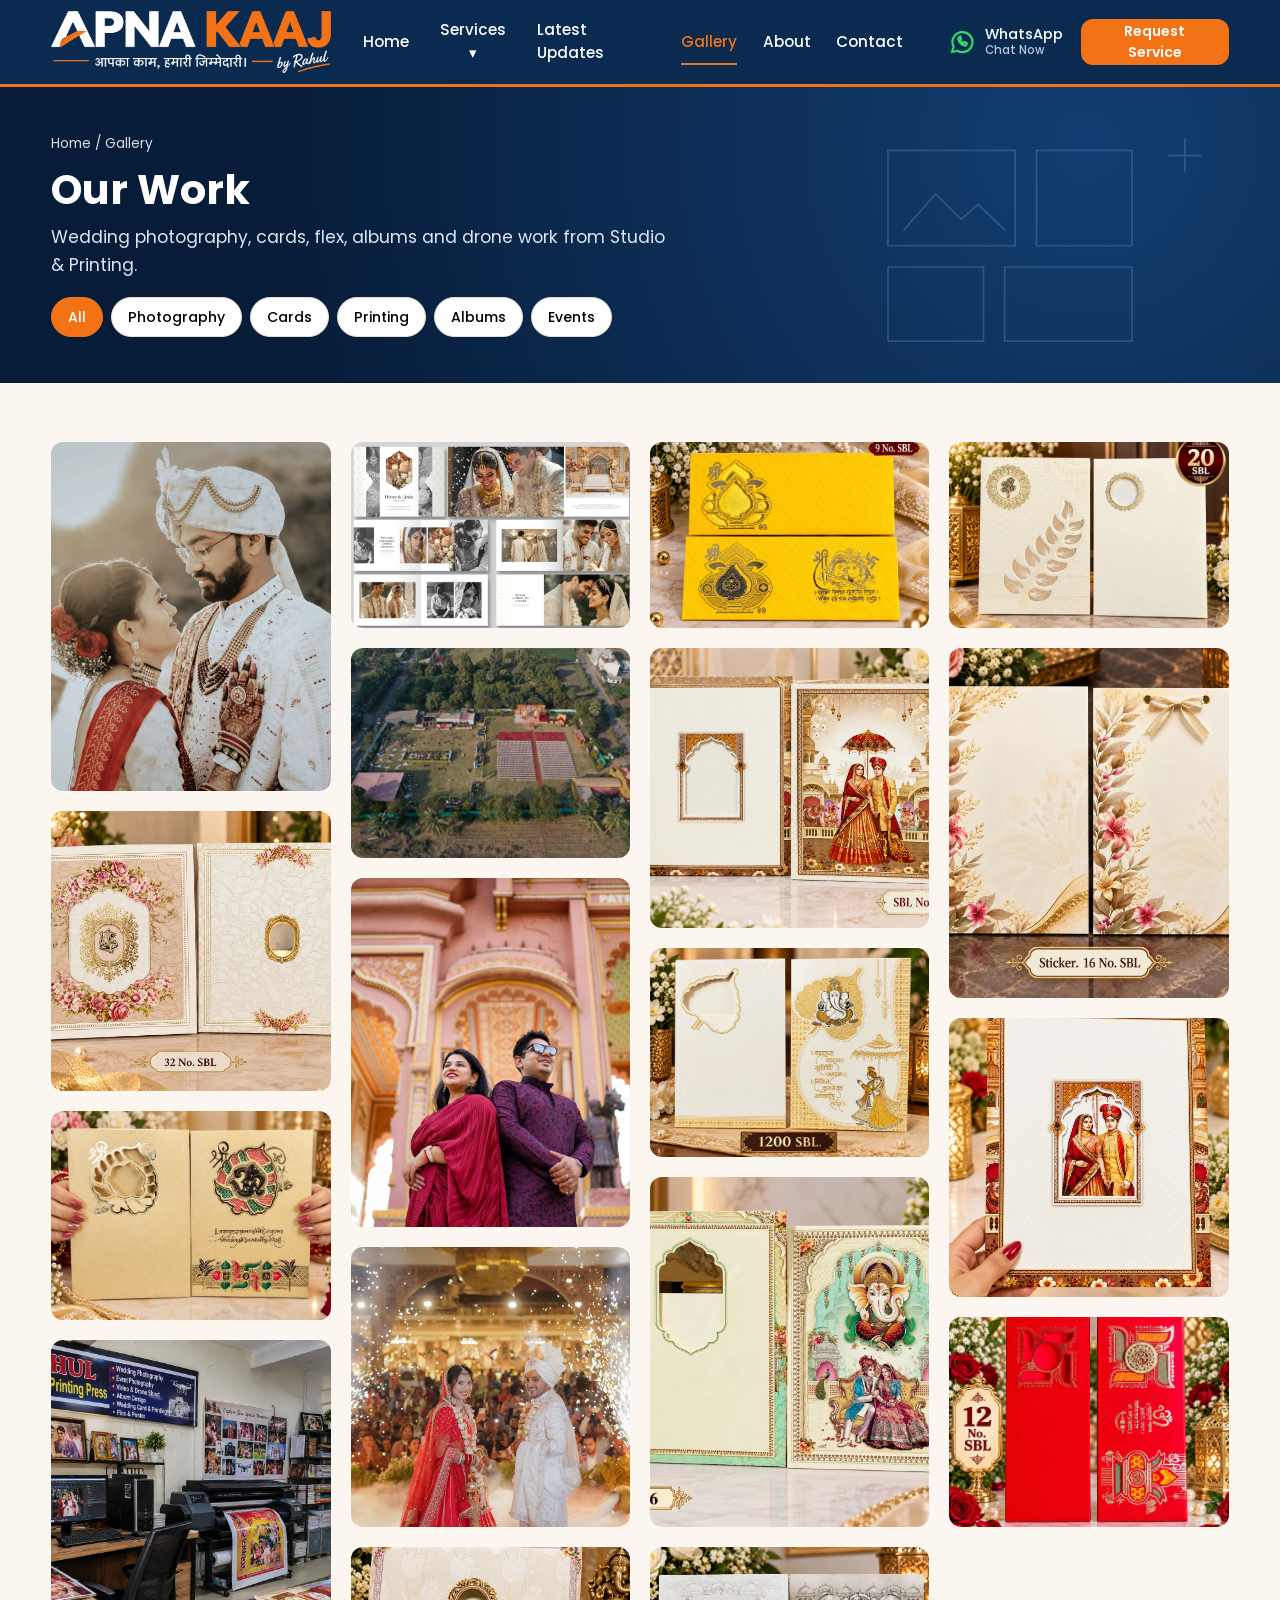
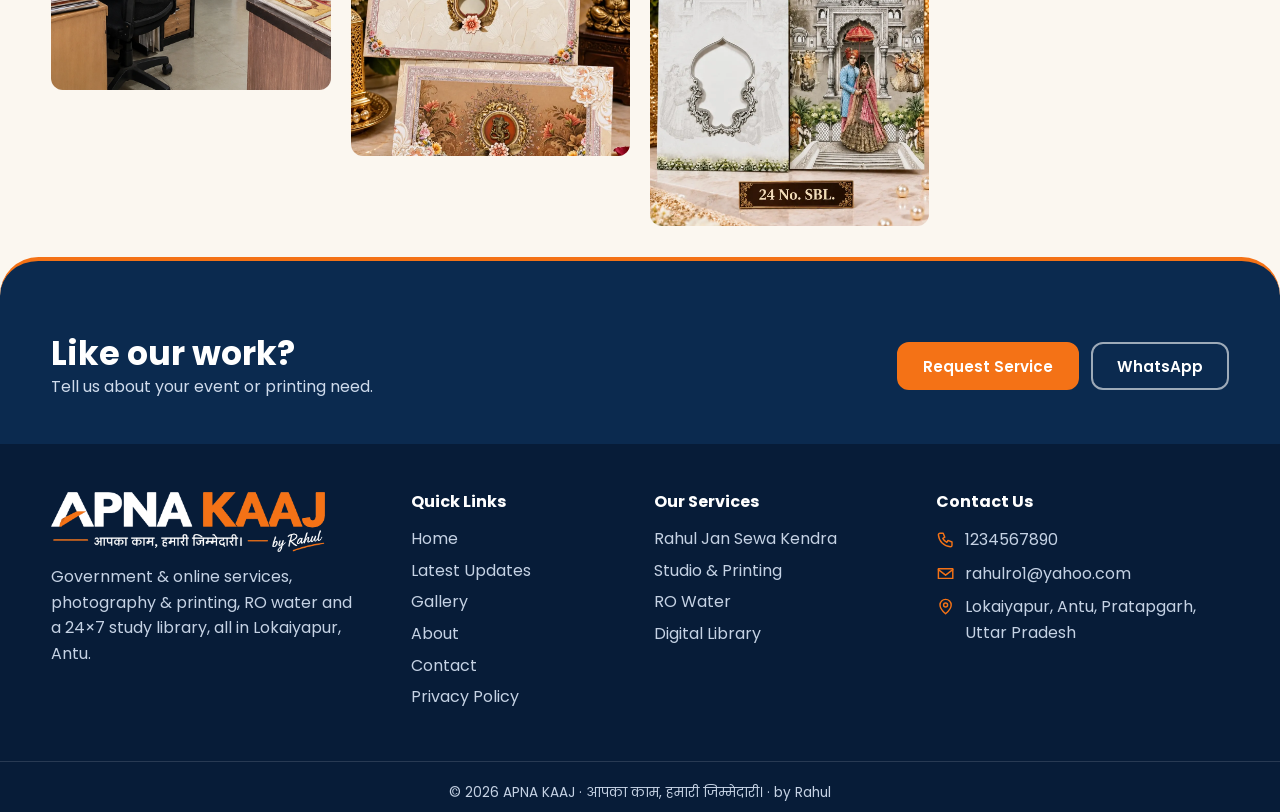
<file: gallery.html>
<!DOCTYPE html>
<html lang="en"><head><meta charset="utf-8"><meta name="viewport" content="width=device-width,initial-scale=1">
<title>Gallery | APNA KAAJ</title><meta name="description" content="View wedding photography, invitation cards, flex printing, albums and event work from APNA KAAJ Studio &amp; Printing.">
<!-- POST-DEPLOYMENT TODO: Add the canonical URL and og:url; use absolute og:image URLs after confirming the permanent domain. -->
<meta property="og:title" content="Gallery | APNA KAAJ"><meta property="og:description" content="View wedding photography, invitation cards, flex printing, albums and event work from APNA KAAJ Studio &amp; Printing."><meta property="og:type" content="website"><meta property="og:image" content="assets/gallery/wedding-01.webp"><meta name="twitter:card" content="summary_large_image">
<link rel="icon" href="assets/logo/favicon.png"><link rel="preconnect" href="https://fonts.googleapis.com"><link rel="preconnect" href="https://fonts.gstatic.com" crossorigin>
<link rel="stylesheet" href="https://fonts.googleapis.com/css2?family=Mukta:wght@400;600;700;800&family=Poppins:wght@400;500;600;700&display=swap">
<link rel="stylesheet" href="css/style.css"></head><body data-root=""><a class="skip" href="#main">Skip to content</a>
<header class="hdr" id="hdr"><div class="container bar">
<a class="brand" href="index.html" aria-label="APNA KAAJ home"><img src="assets/logo/apna-kaaj-logo-light.png" alt="APNA KAAJ – आपका काम, हमारी जिम्मेदारी। by Rahul" width="900" height="197"></a>
<button class="burger" id="burger" aria-expanded="false" aria-controls="nav" aria-label="Open menu"><span></span><span></span><span></span></button>
<nav id="nav" aria-label="Main"><a href="index.html">Home</a>
<div class="dd"><button class="ddb" aria-expanded="false" aria-haspopup="true">Services ▾</button><div class="ddm"><a href="services/jan-sewa-kendra.html">Rahul Jan Sewa Kendra</a><a href="services/studio-printing.html">Studio & Printing</a><a href="services/ro-water.html">RO Water</a><a href="services/digital-library.html">Digital Library</a></div></div>
<a href="updates.html">Latest Updates</a><a href="gallery.html" class="on">Gallery</a><a href="about.html">About</a><a href="contact.html">Contact</a>
<div class="nav-cta"><button class="wa" data-wa="Hello, I want information about your services."><svg class="i" viewBox="0 0 24 24" fill="none" stroke="currentColor" stroke-width="1.8" stroke-linecap="round" stroke-linejoin="round" aria-hidden="true"><path d="M4 20l1.3-4.2A8 8 0 1 1 8.4 19z"/><path d="M9 9c0 3 3 6 6 6l1-2-2-1-1 .8c-1-.4-2-1.400-2.400-2.400L11.400 9.500 10.600 7.500z"/></svg><span>WhatsApp<small>Chat Now</small></span></button><button class="btn btn-sm" data-req="APNA KAAJ|General Request">Request Service</button></div></nav></div></header><main id="main"><section class="pgh pgh-navy one"><div class="pgh-art" aria-hidden="true"><svg viewBox="0 0 700 260" preserveAspectRatio="xMaxYMid meet" fill="none" stroke="currentColor" stroke-width="1.6" stroke-linecap="round" stroke-linejoin="round" aria-hidden="true" focusable="false"><path d="M330 50h120v90H330zM470 50h90v90h-90zM330 160h90v70h-90zM440 160h120v70H440z"/><path d="M345 125l30-34 24 24 16-14 25 24M610 40v30M595 55h30"/></svg></div><div class="container pgh-in"><div class="pgh-t"><p class="crumb"><a href="index.html">Home</a> / Gallery</p><h1>Our Work</h1><p class="lead">Wedding photography, cards, flex, albums and drone work from Studio &amp; Printing.</p><div class="filters" id="galFilters" role="group" aria-label="Filter gallery" style="margin-top:18px"></div></div></div></section><section class="pgsec"><div class="container"><div class="mas" id="galGrid" data-ar="4/3"></div></div></section><section class="band tight curve"><div class="container"><div><h2>Like our work?</h2><p>Tell us about your event or printing need.</p></div><div class="acts"><button class="btn" data-req="Studio & Printing|Custom Request">Request Service</button><button class="btn btn-o" data-wa="Hello, I like your work and want to enquire.">WhatsApp</button></div></div></section></main><footer><div class="container fg">
<div><img src="assets/logo/apna-kaaj-logo-light.png" alt="APNA KAAJ by Rahul" width="900" height="197"><p>Government &amp; online services, photography &amp; printing, RO water and a 24×7 study library, all in Lokaiyapur, Antu.</p></div>
<div><h3>Quick Links</h3><ul><li><a href="index.html">Home</a></li><li><a href="updates.html">Latest Updates</a></li><li><a href="gallery.html">Gallery</a></li><li><a href="about.html">About</a></li><li><a href="contact.html">Contact</a></li><li><a href="privacy.html">Privacy Policy</a></li></ul></div><div><h3>Our Services</h3><ul><li><a href="services/jan-sewa-kendra.html">Rahul Jan Sewa Kendra</a></li><li><a href="services/studio-printing.html">Studio & Printing</a></li><li><a href="services/ro-water.html">RO Water</a></li><li><a href="services/digital-library.html">Digital Library</a></li></ul></div>
<div><h3>Contact Us</h3><div class="row"><svg class="i" viewBox="0 0 24 24" fill="none" stroke="currentColor" stroke-width="1.8" stroke-linecap="round" stroke-linejoin="round" aria-hidden="true"><path d="M5 4h4l2 5-2.5 1.5a11 11 0 0 0 5 5L15 13l5 2v4a2 2 0 0 1-2 2A16 16 0 0 1 3 6a2 2 0 0 1 2-2z"/></svg><a data-call><span data-phone></span></a></div><div class="row"><svg class="i" viewBox="0 0 24 24" fill="none" stroke="currentColor" stroke-width="1.8" stroke-linecap="round" stroke-linejoin="round" aria-hidden="true"><path d="M3 6h18v12H3z"/><path d="M3 7l9 7 9-7"/></svg><a data-mail></a></div><div class="row"><svg class="i" viewBox="0 0 24 24" fill="none" stroke="currentColor" stroke-width="1.8" stroke-linecap="round" stroke-linejoin="round" aria-hidden="true"><path d="M12 21s7-6 7-11a7 7 0 0 0-14 0c0 5 7 11 7 11z"/><circle cx="12" cy="10" r="2.5"/></svg><span data-loc></span></div></div></div>
<p class="copy">© <span data-yr></span> APNA KAAJ · आपका काम, हमारी जिम्मेदारी। · by Rahul</p></footer>
<nav class="mbar" aria-label="Quick actions"><a data-call>Call</a><button data-wa="Hello, I want information about your services.">WhatsApp</button><button data-req="APNA KAAJ|General Request">Request</button></nav><script src="js/main.js"></script><script src="js/request.js"></script><script src="js/services.js"></script><script src="js/updates.js"></script><script src="js/gallery.js"></script><script>AK.init();</script></body></html>
</file>
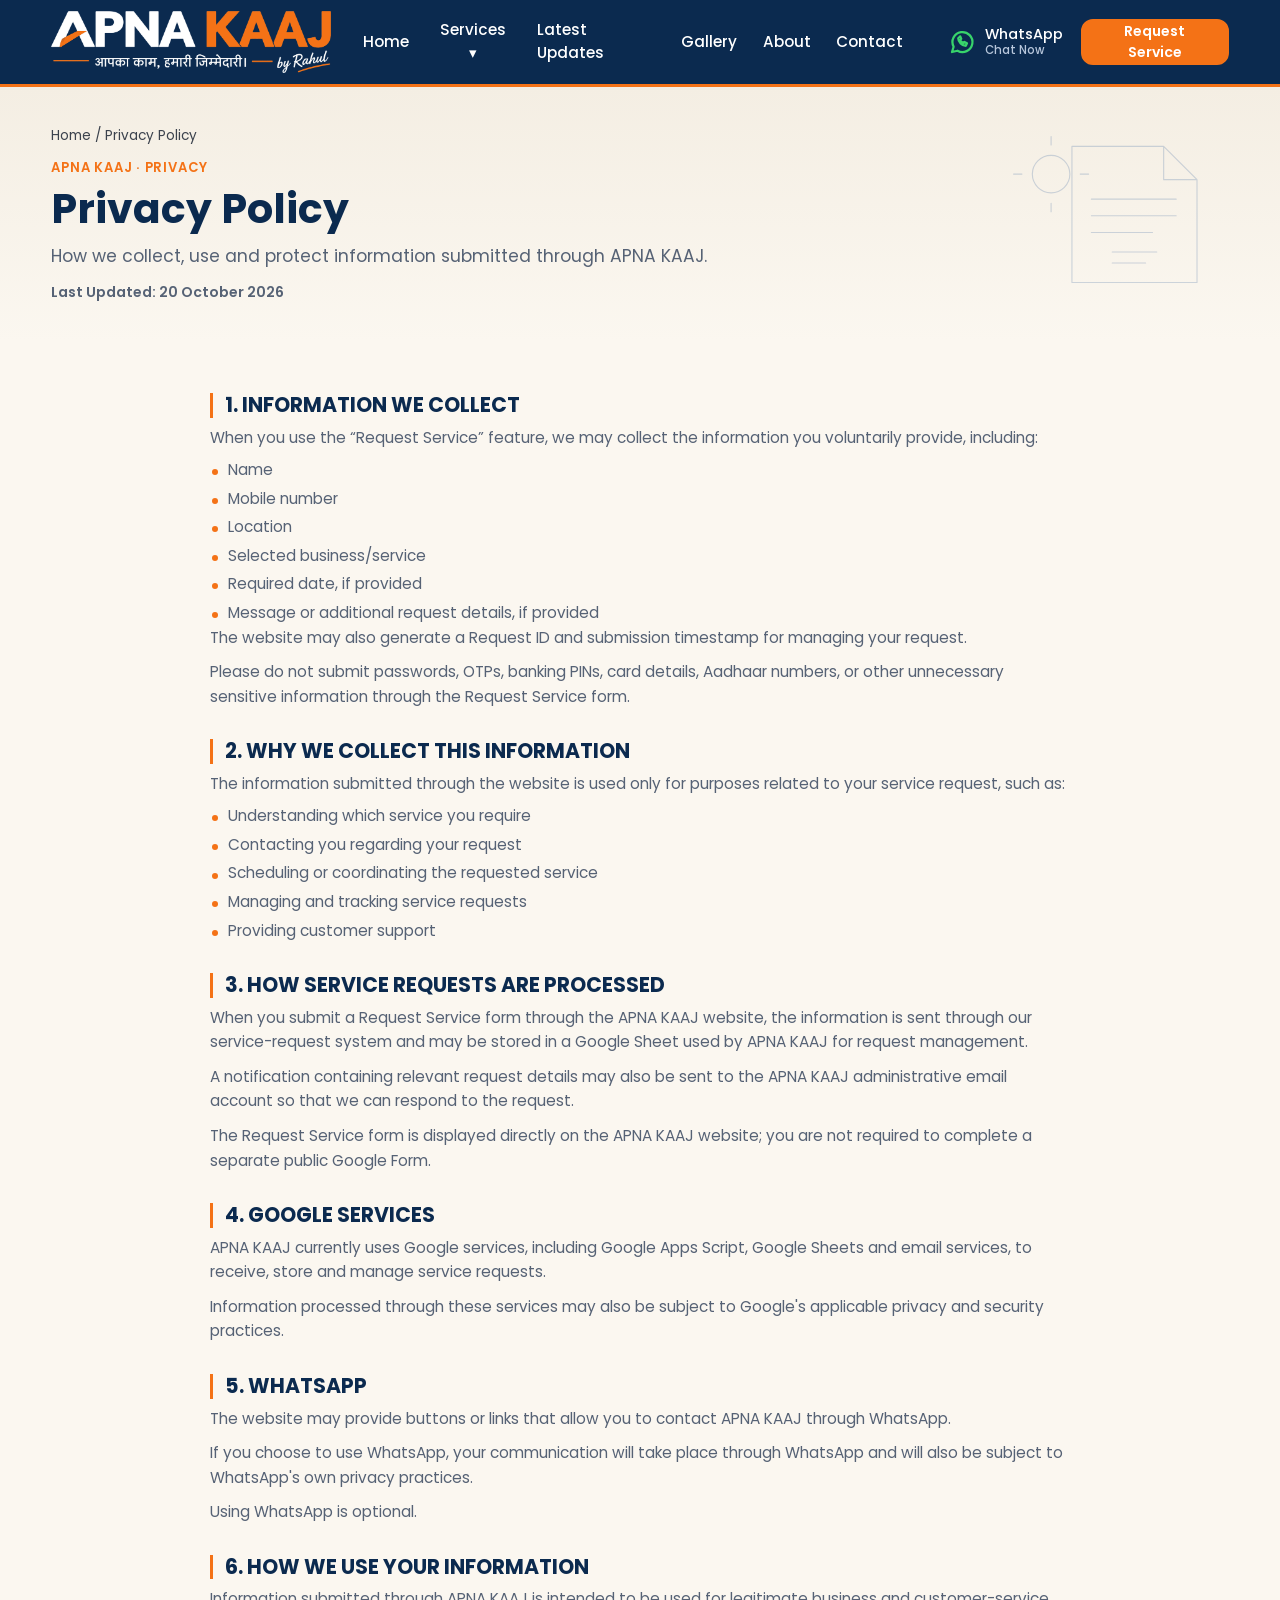
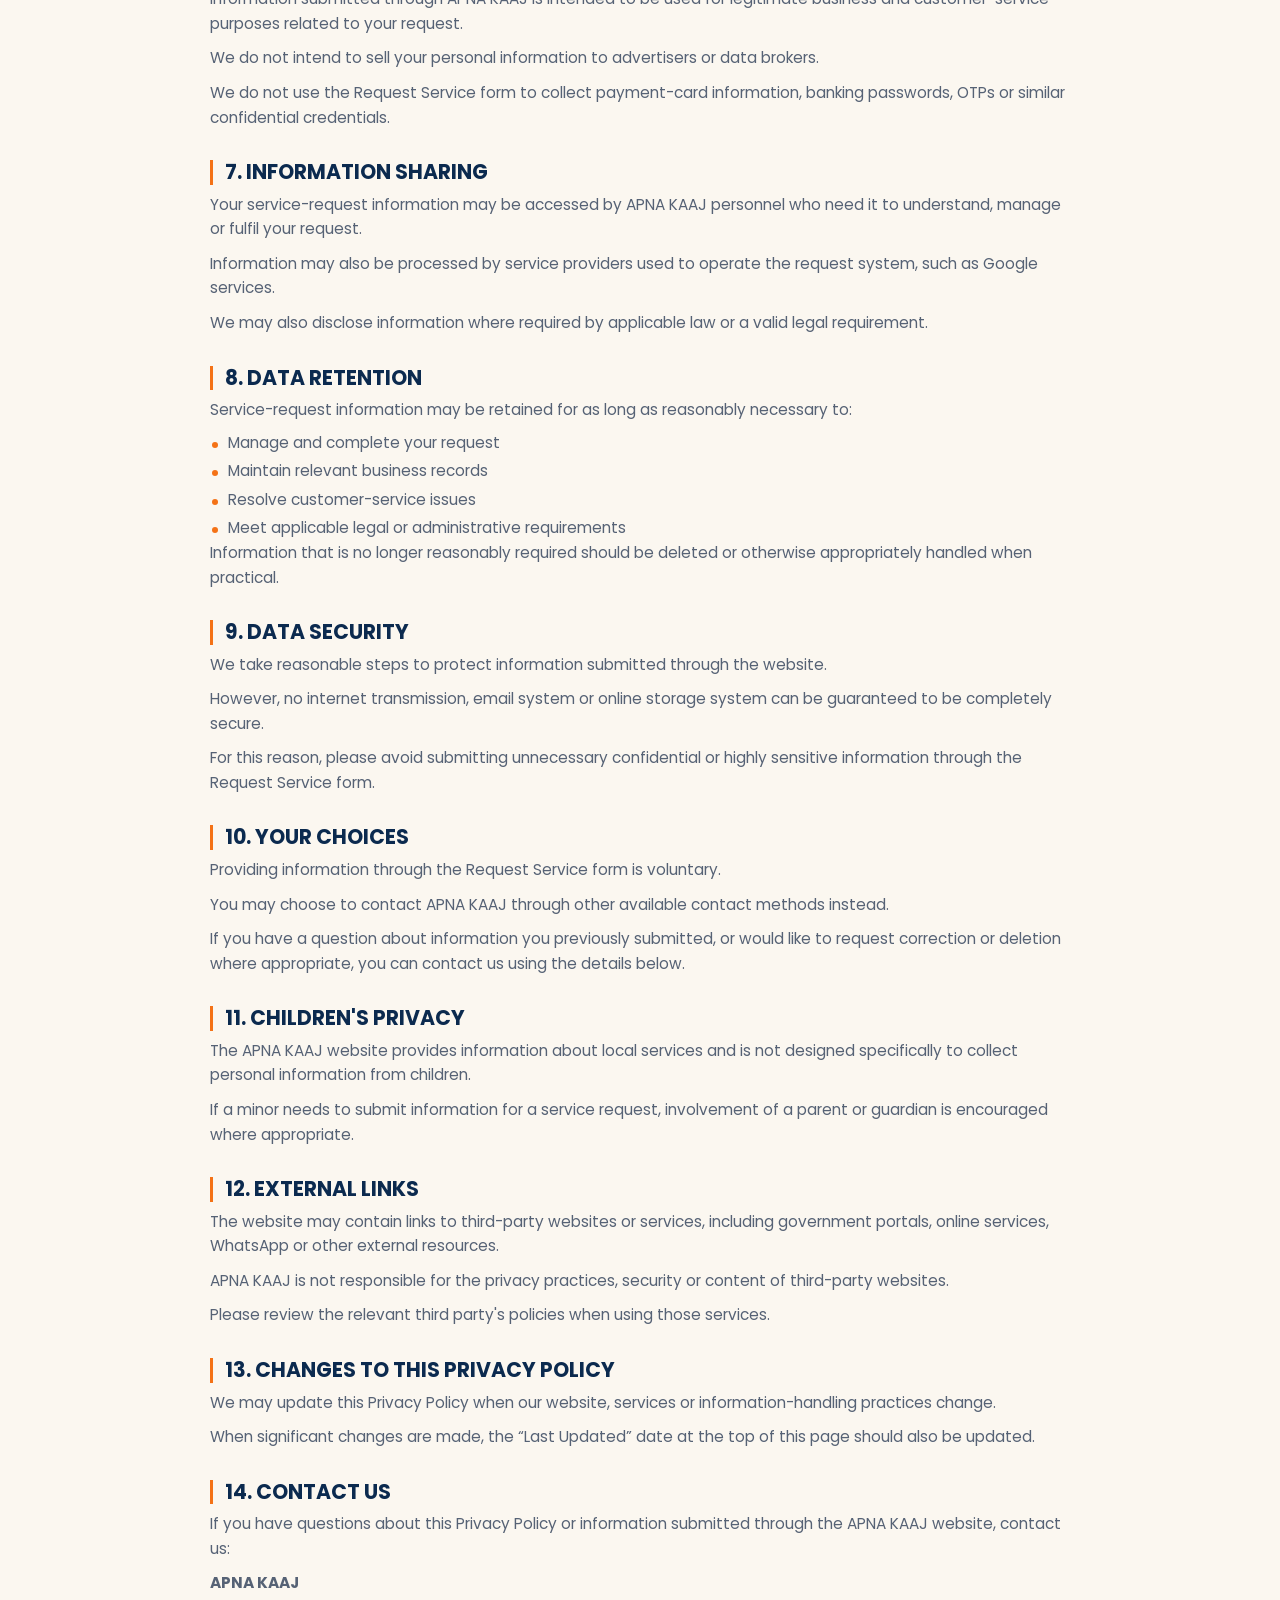
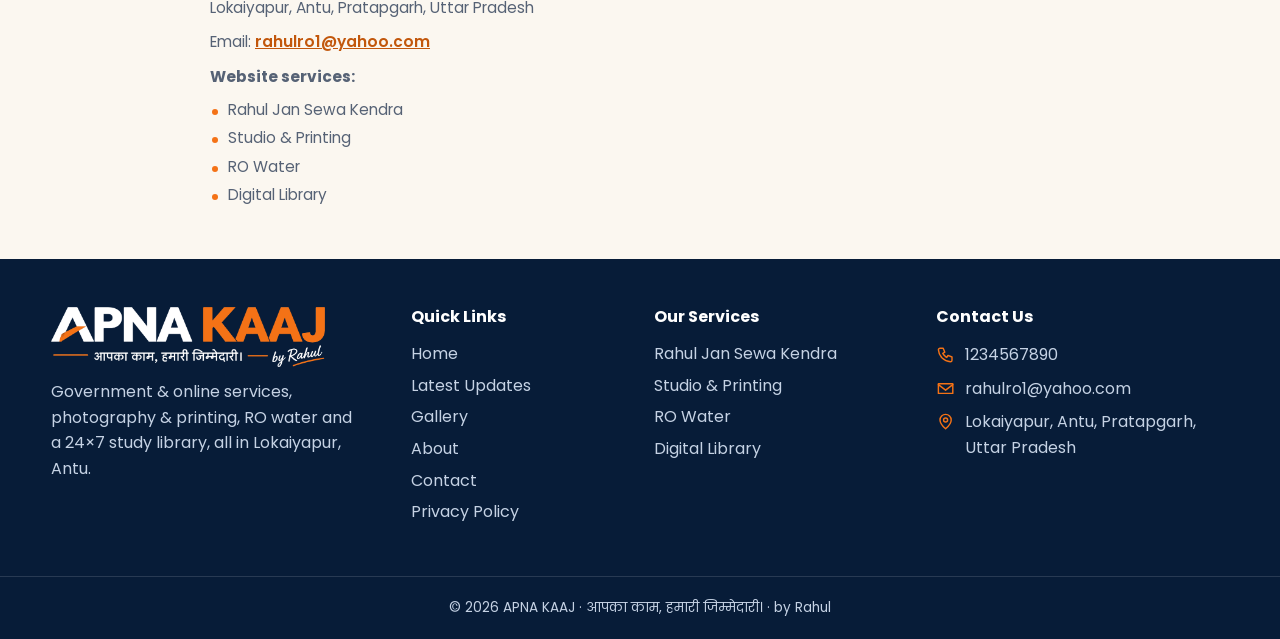
<file: privacy.html>
<!DOCTYPE html>
<html lang="en"><head><meta charset="utf-8"><meta name="viewport" content="width=device-width,initial-scale=1">
<title>Privacy Policy | APNA KAAJ</title><meta name="description" content="Read how APNA KAAJ collects, uses, stores and protects information submitted through the service request form.">
<!-- POST-DEPLOYMENT TODO: Add the canonical URL and og:url; use absolute og:image URLs after confirming the permanent domain. -->
<meta property="og:title" content="Privacy Policy | APNA KAAJ"><meta property="og:description" content="Read how APNA KAAJ collects, uses, stores and protects information submitted through the service request form."><meta property="og:type" content="website"><meta property="og:image" content="assets/hero/apna-kaaj-shop.webp"><meta name="twitter:card" content="summary_large_image">
<link rel="icon" href="assets/logo/favicon.png"><link rel="preconnect" href="https://fonts.googleapis.com"><link rel="preconnect" href="https://fonts.gstatic.com" crossorigin>
<link rel="stylesheet" href="https://fonts.googleapis.com/css2?family=Mukta:wght@400;600;700;800&family=Poppins:wght@400;500;600;700&display=swap">
<link rel="stylesheet" href="css/style.css"></head><body data-root=""><a class="skip" href="#main">Skip to content</a>
<header class="hdr" id="hdr"><div class="container bar">
<a class="brand" href="index.html" aria-label="APNA KAAJ home"><img src="assets/logo/apna-kaaj-logo-light.png" alt="APNA KAAJ – आपका काम, हमारी जिम्मेदारी। by Rahul" width="900" height="197"></a>
<button class="burger" id="burger" aria-expanded="false" aria-controls="nav" aria-label="Open menu"><span></span><span></span><span></span></button>
<nav id="nav" aria-label="Main"><a href="index.html">Home</a>
<div class="dd"><button class="ddb" aria-expanded="false" aria-haspopup="true">Services ▾</button><div class="ddm"><a href="services/jan-sewa-kendra.html">Rahul Jan Sewa Kendra</a><a href="services/studio-printing.html">Studio & Printing</a><a href="services/ro-water.html">RO Water</a><a href="services/digital-library.html">Digital Library</a></div></div>
<a href="updates.html">Latest Updates</a><a href="gallery.html">Gallery</a><a href="about.html">About</a><a href="contact.html">Contact</a>
<div class="nav-cta"><button class="wa" data-wa="Hello, I want information about your services."><svg class="i" viewBox="0 0 24 24" fill="none" stroke="currentColor" stroke-width="1.8" stroke-linecap="round" stroke-linejoin="round" aria-hidden="true"><path d="M4 20l1.3-4.2A8 8 0 1 1 8.4 19z"/><path d="M9 9c0 3 3 6 6 6l1-2-2-1-1 .8c-1-.4-2-1.400-2.400-2.400L11.400 9.500 10.600 7.500z"/></svg><span>WhatsApp<small>Chat Now</small></span></button><button class="btn btn-sm" data-req="APNA KAAJ|General Request">Request Service</button></div></nav></div></header>
<main id="main"><section class="pgh pgh-cream one policy-intro"><div class="pgh-art policy-art" aria-hidden="true"><svg viewBox="0 0 700 260" preserveAspectRatio="xMaxYMid meet" fill="none" stroke="currentColor" stroke-width="1.6" stroke-linecap="round" stroke-linejoin="round"><path d="M400 32h132l48 48v148H400zM532 32v48h48M428 108h122M428 132h122M428 156h88"/><path d="M458 184h64M458 200h48"/><circle cx="370" cy="72" r="27"/><path d="M370 30V18M370 126v-12M328 72h-12M424 72h-12"/></svg></div><div class="container pgh-in"><div class="pgh-t"><p class="crumb"><a href="index.html">Home</a> / Privacy Policy</p><p class="eyebrow">APNA KAAJ · Privacy</p><h1>Privacy Policy</h1><p class="lead">How we collect, use and protect information submitted through APNA KAAJ.</p><p class="policy-date">Last Updated: 20 October 2026</p></div></div></section>
<section class="policy-content"><article class="container policy-body">
<section><h2>1. INFORMATION WE COLLECT</h2><p>When you use the “Request Service” feature, we may collect the information you voluntarily provide, including:</p><ul><li>Name</li><li>Mobile number</li><li>Location</li><li>Selected business/service</li><li>Required date, if provided</li><li>Message or additional request details, if provided</li></ul><p>The website may also generate a Request ID and submission timestamp for managing your request.</p><p>Please do not submit passwords, OTPs, banking PINs, card details, Aadhaar numbers, or other unnecessary sensitive information through the Request Service form.</p></section>
<section><h2>2. WHY WE COLLECT THIS INFORMATION</h2><p>The information submitted through the website is used only for purposes related to your service request, such as:</p><ul><li>Understanding which service you require</li><li>Contacting you regarding your request</li><li>Scheduling or coordinating the requested service</li><li>Managing and tracking service requests</li><li>Providing customer support</li></ul></section>
<section><h2>3. HOW SERVICE REQUESTS ARE PROCESSED</h2><p>When you submit a Request Service form through the APNA KAAJ website, the information is sent through our service-request system and may be stored in a Google Sheet used by APNA KAAJ for request management.</p><p>A notification containing relevant request details may also be sent to the APNA KAAJ administrative email account so that we can respond to the request.</p><p>The Request Service form is displayed directly on the APNA KAAJ website; you are not required to complete a separate public Google Form.</p></section>
<section><h2>4. GOOGLE SERVICES</h2><p>APNA KAAJ currently uses Google services, including Google Apps Script, Google Sheets and email services, to receive, store and manage service requests.</p><p>Information processed through these services may also be subject to Google's applicable privacy and security practices.</p></section>
<section><h2>5. WHATSAPP</h2><p>The website may provide buttons or links that allow you to contact APNA KAAJ through WhatsApp.</p><p>If you choose to use WhatsApp, your communication will take place through WhatsApp and will also be subject to WhatsApp's own privacy practices.</p><p>Using WhatsApp is optional.</p></section>
<section><h2>6. HOW WE USE YOUR INFORMATION</h2><p>Information submitted through APNA KAAJ is intended to be used for legitimate business and customer-service purposes related to your request.</p><p>We do not intend to sell your personal information to advertisers or data brokers.</p><p>We do not use the Request Service form to collect payment-card information, banking passwords, OTPs or similar confidential credentials.</p></section>
<section><h2>7. INFORMATION SHARING</h2><p>Your service-request information may be accessed by APNA KAAJ personnel who need it to understand, manage or fulfil your request.</p><p>Information may also be processed by service providers used to operate the request system, such as Google services.</p><p>We may also disclose information where required by applicable law or a valid legal requirement.</p></section>
<section><h2>8. DATA RETENTION</h2><p>Service-request information may be retained for as long as reasonably necessary to:</p><ul><li>Manage and complete your request</li><li>Maintain relevant business records</li><li>Resolve customer-service issues</li><li>Meet applicable legal or administrative requirements</li></ul><p>Information that is no longer reasonably required should be deleted or otherwise appropriately handled when practical.</p></section>
<section><h2>9. DATA SECURITY</h2><p>We take reasonable steps to protect information submitted through the website.</p><p>However, no internet transmission, email system or online storage system can be guaranteed to be completely secure.</p><p>For this reason, please avoid submitting unnecessary confidential or highly sensitive information through the Request Service form.</p></section>
<section><h2>10. YOUR CHOICES</h2><p>Providing information through the Request Service form is voluntary.</p><p>You may choose to contact APNA KAAJ through other available contact methods instead.</p><p>If you have a question about information you previously submitted, or would like to request correction or deletion where appropriate, you can contact us using the details below.</p></section>
<section><h2>11. CHILDREN'S PRIVACY</h2><p>The APNA KAAJ website provides information about local services and is not designed specifically to collect personal information from children.</p><p>If a minor needs to submit information for a service request, involvement of a parent or guardian is encouraged where appropriate.</p></section>
<section><h2>12. EXTERNAL LINKS</h2><p>The website may contain links to third-party websites or services, including government portals, online services, WhatsApp or other external resources.</p><p>APNA KAAJ is not responsible for the privacy practices, security or content of third-party websites.</p><p>Please review the relevant third party's policies when using those services.</p></section>
<section><h2>13. CHANGES TO THIS PRIVACY POLICY</h2><p>We may update this Privacy Policy when our website, services or information-handling practices change.</p><p>When significant changes are made, the “Last Updated” date at the top of this page should also be updated.</p></section>
<section><h2>14. CONTACT US</h2><p>If you have questions about this Privacy Policy or information submitted through the APNA KAAJ website, contact us:</p><p><strong>APNA KAAJ</strong><br>Lokaiyapur, Antu, Pratapgarh, Uttar Pradesh</p><p>Email: <a href="mailto:rahulro1@yahoo.com">rahulro1@yahoo.com</a></p><p><strong>Website services:</strong></p><ul><li>Rahul Jan Sewa Kendra</li><li>Studio &amp; Printing</li><li>RO Water</li><li>Digital Library</li></ul></section>
</article></section></main>
<footer><div class="container fg">
<div><img src="assets/logo/apna-kaaj-logo-light.png" alt="APNA KAAJ by Rahul" width="900" height="197"><p>Government &amp; online services, photography &amp; printing, RO water and a 24×7 study library, all in Lokaiyapur, Antu.</p></div>
<div><h3>Quick Links</h3><ul><li><a href="index.html">Home</a></li><li><a href="updates.html">Latest Updates</a></li><li><a href="gallery.html">Gallery</a></li><li><a href="about.html">About</a></li><li><a href="contact.html">Contact</a></li><li><a href="privacy.html">Privacy Policy</a></li></ul></div><div><h3>Our Services</h3><ul><li><a href="services/jan-sewa-kendra.html">Rahul Jan Sewa Kendra</a></li><li><a href="services/studio-printing.html">Studio & Printing</a></li><li><a href="services/ro-water.html">RO Water</a></li><li><a href="services/digital-library.html">Digital Library</a></li></ul></div>
<div><h3>Contact Us</h3><div class="row"><svg class="i" viewBox="0 0 24 24" fill="none" stroke="currentColor" stroke-width="1.8" stroke-linecap="round" stroke-linejoin="round" aria-hidden="true"><path d="M5 4h4l2 5-2.5 1.5a11 11 0 0 0 5 5L15 13l5 2v4a2 2 0 0 1-2 2A16 16 0 0 1 3 6a2 2 0 0 1 2-2z"/></svg><a data-call><span data-phone></span></a></div><div class="row"><svg class="i" viewBox="0 0 24 24" fill="none" stroke="currentColor" stroke-width="1.8" stroke-linecap="round" stroke-linejoin="round" aria-hidden="true"><path d="M3 6h18v12H3z"/><path d="M3 7l9 7 9-7"/></svg><a data-mail></a></div><div class="row"><svg class="i" viewBox="0 0 24 24" fill="none" stroke="currentColor" stroke-width="1.8" stroke-linecap="round" stroke-linejoin="round" aria-hidden="true"><path d="M12 21s7-6 7-11a7 7 0 0 0-14 0c0 5 7 11 7 11z"/><circle cx="12" cy="10" r="2.5"/></svg><span data-loc></span></div></div></div>
<p class="copy">© <span data-yr></span> APNA KAAJ · आपका काम, हमारी जिम्मेदारी। · by Rahul</p></footer>
<nav class="mbar" aria-label="Quick actions"><a data-call>Call</a><button data-wa="Hello, I want information about your services.">WhatsApp</button><button data-req="APNA KAAJ|General Request">Request</button></nav><script src="js/main.js"></script><script src="js/request.js"></script><script src="js/services.js"></script><script src="js/updates.js"></script><script src="js/gallery.js"></script><script>AK.init();</script></body></html>
</file>
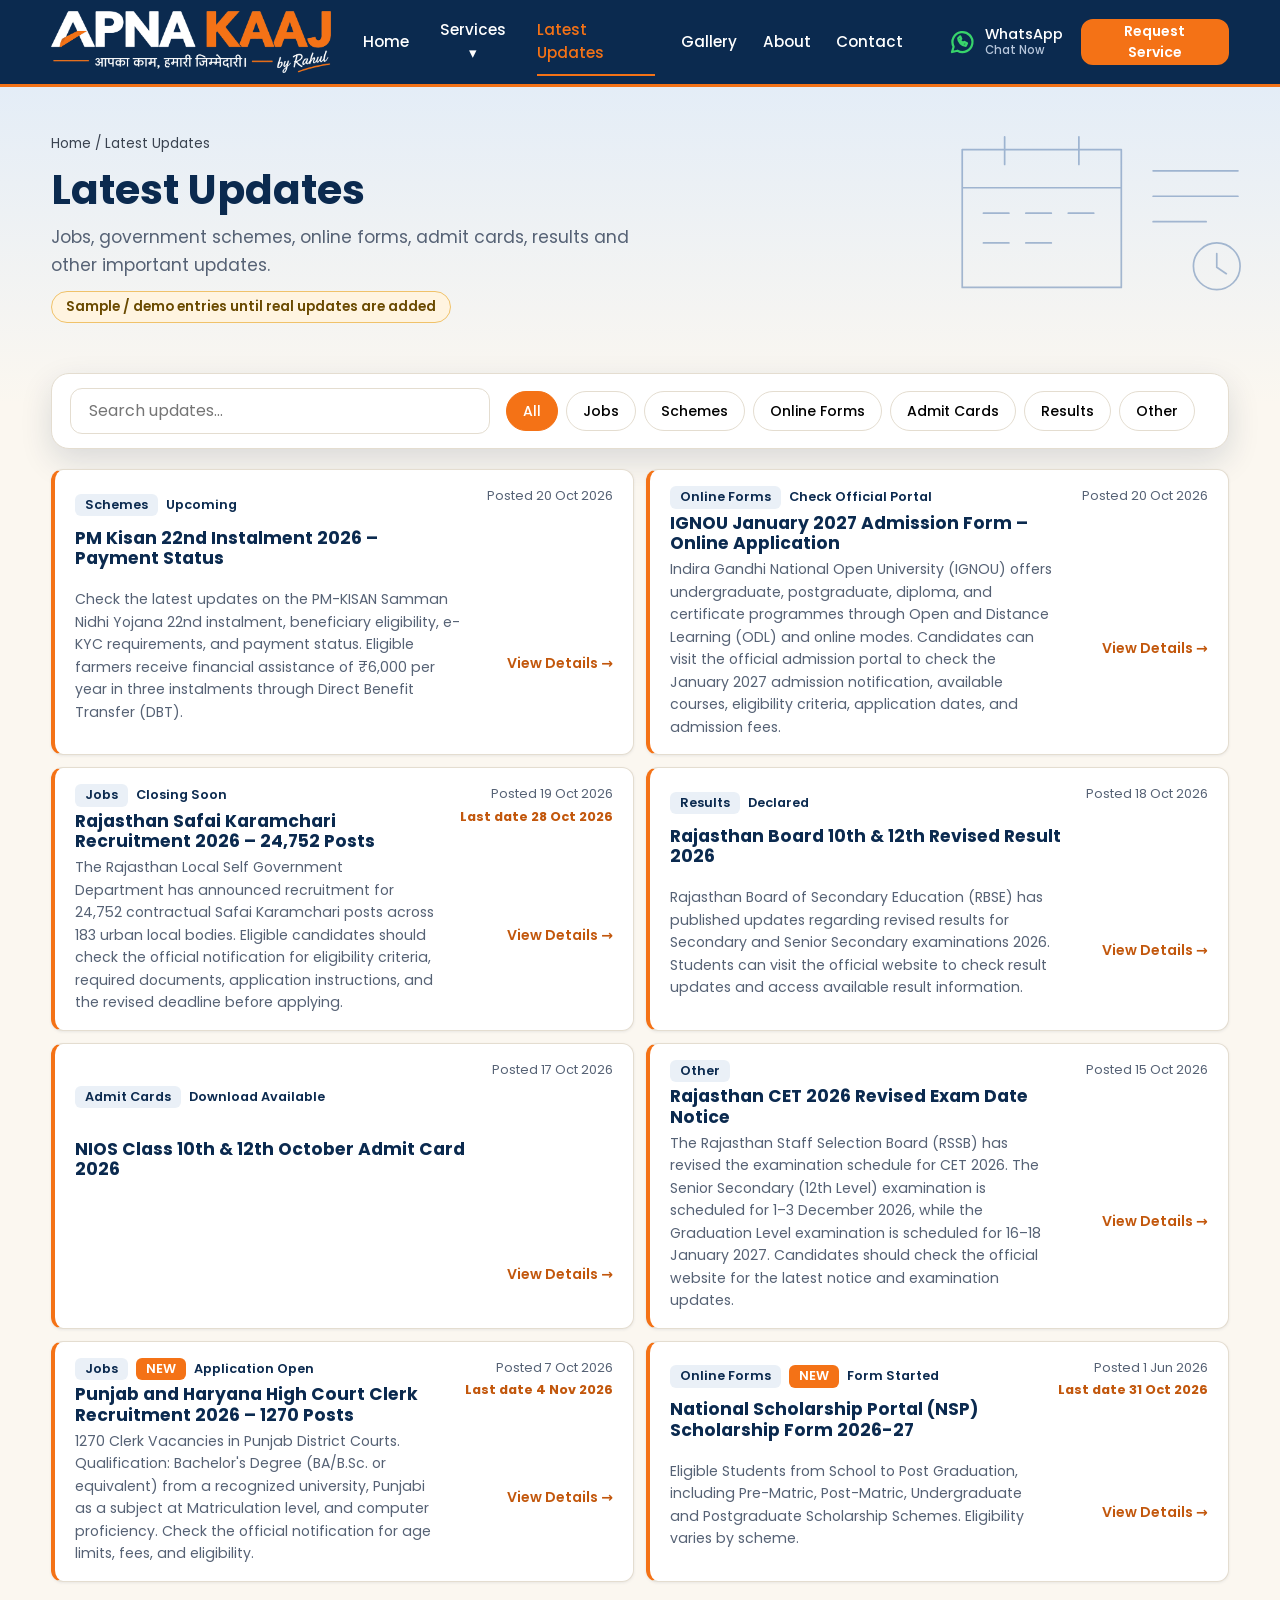
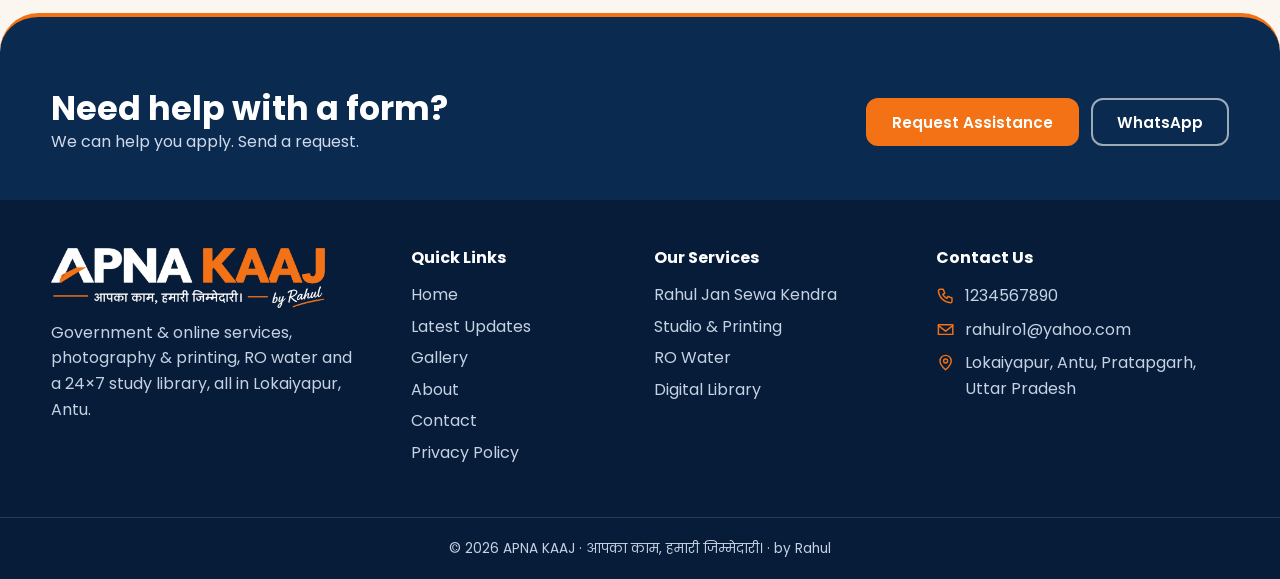
<file: updates.html>
<!DOCTYPE html>
<html lang="en"><head><meta charset="utf-8"><meta name="viewport" content="width=device-width,initial-scale=1">
<title>Latest Updates | Jobs, Schemes &amp; Online Forms | APNA KAAJ</title><meta name="description" content="Browse job, scheme, online form, admit card and result updates shared by APNA KAAJ. Check official sources for eligibility, dates and application details.">
<!-- POST-DEPLOYMENT TODO: Add the canonical URL and og:url; use absolute og:image URLs after confirming the permanent domain. -->
<meta property="og:title" content="Latest Updates | Jobs, Schemes &amp; Online Forms | APNA KAAJ"><meta property="og:description" content="Browse job, scheme, online form, admit card and result updates shared by APNA KAAJ. Check official sources for eligibility, dates and application details."><meta property="og:type" content="website"><meta property="og:image" content="assets/hero/apna-kaaj-shop.webp"><meta name="twitter:card" content="summary_large_image">
<link rel="icon" href="assets/logo/favicon.png"><link rel="preconnect" href="https://fonts.googleapis.com"><link rel="preconnect" href="https://fonts.gstatic.com" crossorigin>
<link rel="stylesheet" href="https://fonts.googleapis.com/css2?family=Mukta:wght@400;600;700;800&family=Poppins:wght@400;500;600;700&display=swap">
<link rel="stylesheet" href="css/style.css"></head><body data-root=""><a class="skip" href="#main">Skip to content</a>
<header class="hdr" id="hdr"><div class="container bar">
<a class="brand" href="index.html" aria-label="APNA KAAJ home"><img src="assets/logo/apna-kaaj-logo-light.png" alt="APNA KAAJ – आपका काम, हमारी जिम्मेदारी। by Rahul" width="900" height="197"></a>
<button class="burger" id="burger" aria-expanded="false" aria-controls="nav" aria-label="Open menu"><span></span><span></span><span></span></button>
<nav id="nav" aria-label="Main"><a href="index.html">Home</a>
<div class="dd"><button class="ddb" aria-expanded="false" aria-haspopup="true">Services ▾</button><div class="ddm"><a href="services/jan-sewa-kendra.html">Rahul Jan Sewa Kendra</a><a href="services/studio-printing.html">Studio & Printing</a><a href="services/ro-water.html">RO Water</a><a href="services/digital-library.html">Digital Library</a></div></div>
<a href="updates.html" class="on">Latest Updates</a><a href="gallery.html">Gallery</a><a href="about.html">About</a><a href="contact.html">Contact</a>
<div class="nav-cta"><button class="wa" data-wa="Hello, I want information about your services."><svg class="i" viewBox="0 0 24 24" fill="none" stroke="currentColor" stroke-width="1.8" stroke-linecap="round" stroke-linejoin="round" aria-hidden="true"><path d="M4 20l1.3-4.2A8 8 0 1 1 8.4 19z"/><path d="M9 9c0 3 3 6 6 6l1-2-2-1-1 .8c-1-.4-2-1.400-2.400-2.400L11.400 9.500 10.600 7.500z"/></svg><span>WhatsApp<small>Chat Now</small></span></button><button class="btn btn-sm" data-req="APNA KAAJ|General Request">Request Service</button></div></nav></div></header><main id="main"><section class="pgh pgh-pale pull-next one pull-next"><div class="pgh-art" aria-hidden="true"><svg viewBox="0 0 700 260" preserveAspectRatio="xMaxYMid meet" fill="none" stroke="currentColor" stroke-width="1.6" stroke-linecap="round" stroke-linejoin="round" aria-hidden="true" focusable="false"><path d="M400 40h150v130H400zM400 76h150M440 28v26M510 28v26M420 100h24M460 100h24M500 100h24M420 128h24M460 128h24"/><path d="M580 60h80M580 84h80M580 108h50"/><circle cx="640" cy="150" r="22"/><path d="M640 138v13l9 6"/></svg></div><div class="container pgh-in"><div class="pgh-t"><p class="crumb"><a href="index.html">Home</a> / Latest Updates</p><h1>Latest Updates</h1><p class="lead">Jobs, government schemes, online forms, admit cards, results and other important updates.</p><span class="sample">Sample / demo entries until real updates are added</span></div></div></section><section class="pull"><div class="container"><div class="ubar"><label class="sr" for="updSearch">Search updates</label><input class="search" id="updSearch" type="search" placeholder="Search updates…"><div class="filters" id="updFilters" role="group" aria-label="Filter updates"></div></div><div class="list" id="updList"></div></div></section><section class="band tight curve"><div class="container"><div><h2>Need help with a form?</h2><p>We can help you apply. Send a request.</p></div><div class="acts"><button class="btn" data-req="Rahul Jan Sewa Kendra|Other Online Services">Request Assistance</button><button class="btn btn-o" data-wa="Hello, I need help with an online form.">WhatsApp</button></div></div></section></main><footer><div class="container fg">
<div><img src="assets/logo/apna-kaaj-logo-light.png" alt="APNA KAAJ by Rahul" width="900" height="197"><p>Government &amp; online services, photography &amp; printing, RO water and a 24×7 study library, all in Lokaiyapur, Antu.</p></div>
<div><h3>Quick Links</h3><ul><li><a href="index.html">Home</a></li><li><a href="updates.html">Latest Updates</a></li><li><a href="gallery.html">Gallery</a></li><li><a href="about.html">About</a></li><li><a href="contact.html">Contact</a></li><li><a href="privacy.html">Privacy Policy</a></li></ul></div><div><h3>Our Services</h3><ul><li><a href="services/jan-sewa-kendra.html">Rahul Jan Sewa Kendra</a></li><li><a href="services/studio-printing.html">Studio & Printing</a></li><li><a href="services/ro-water.html">RO Water</a></li><li><a href="services/digital-library.html">Digital Library</a></li></ul></div>
<div><h3>Contact Us</h3><div class="row"><svg class="i" viewBox="0 0 24 24" fill="none" stroke="currentColor" stroke-width="1.8" stroke-linecap="round" stroke-linejoin="round" aria-hidden="true"><path d="M5 4h4l2 5-2.5 1.5a11 11 0 0 0 5 5L15 13l5 2v4a2 2 0 0 1-2 2A16 16 0 0 1 3 6a2 2 0 0 1 2-2z"/></svg><a data-call><span data-phone></span></a></div><div class="row"><svg class="i" viewBox="0 0 24 24" fill="none" stroke="currentColor" stroke-width="1.8" stroke-linecap="round" stroke-linejoin="round" aria-hidden="true"><path d="M3 6h18v12H3z"/><path d="M3 7l9 7 9-7"/></svg><a data-mail></a></div><div class="row"><svg class="i" viewBox="0 0 24 24" fill="none" stroke="currentColor" stroke-width="1.8" stroke-linecap="round" stroke-linejoin="round" aria-hidden="true"><path d="M12 21s7-6 7-11a7 7 0 0 0-14 0c0 5 7 11 7 11z"/><circle cx="12" cy="10" r="2.5"/></svg><span data-loc></span></div></div></div>
<p class="copy">© <span data-yr></span> APNA KAAJ · आपका काम, हमारी जिम्मेदारी। · by Rahul</p></footer>
<nav class="mbar" aria-label="Quick actions"><a data-call>Call</a><button data-wa="Hello, I want information about your services.">WhatsApp</button><button data-req="APNA KAAJ|General Request">Request</button></nav><script src="js/main.js"></script><script src="js/request.js"></script><script src="js/services.js"></script><script src="js/updates.js"></script><script src="js/gallery.js"></script><script>AK.init();</script></body></html>
</file>
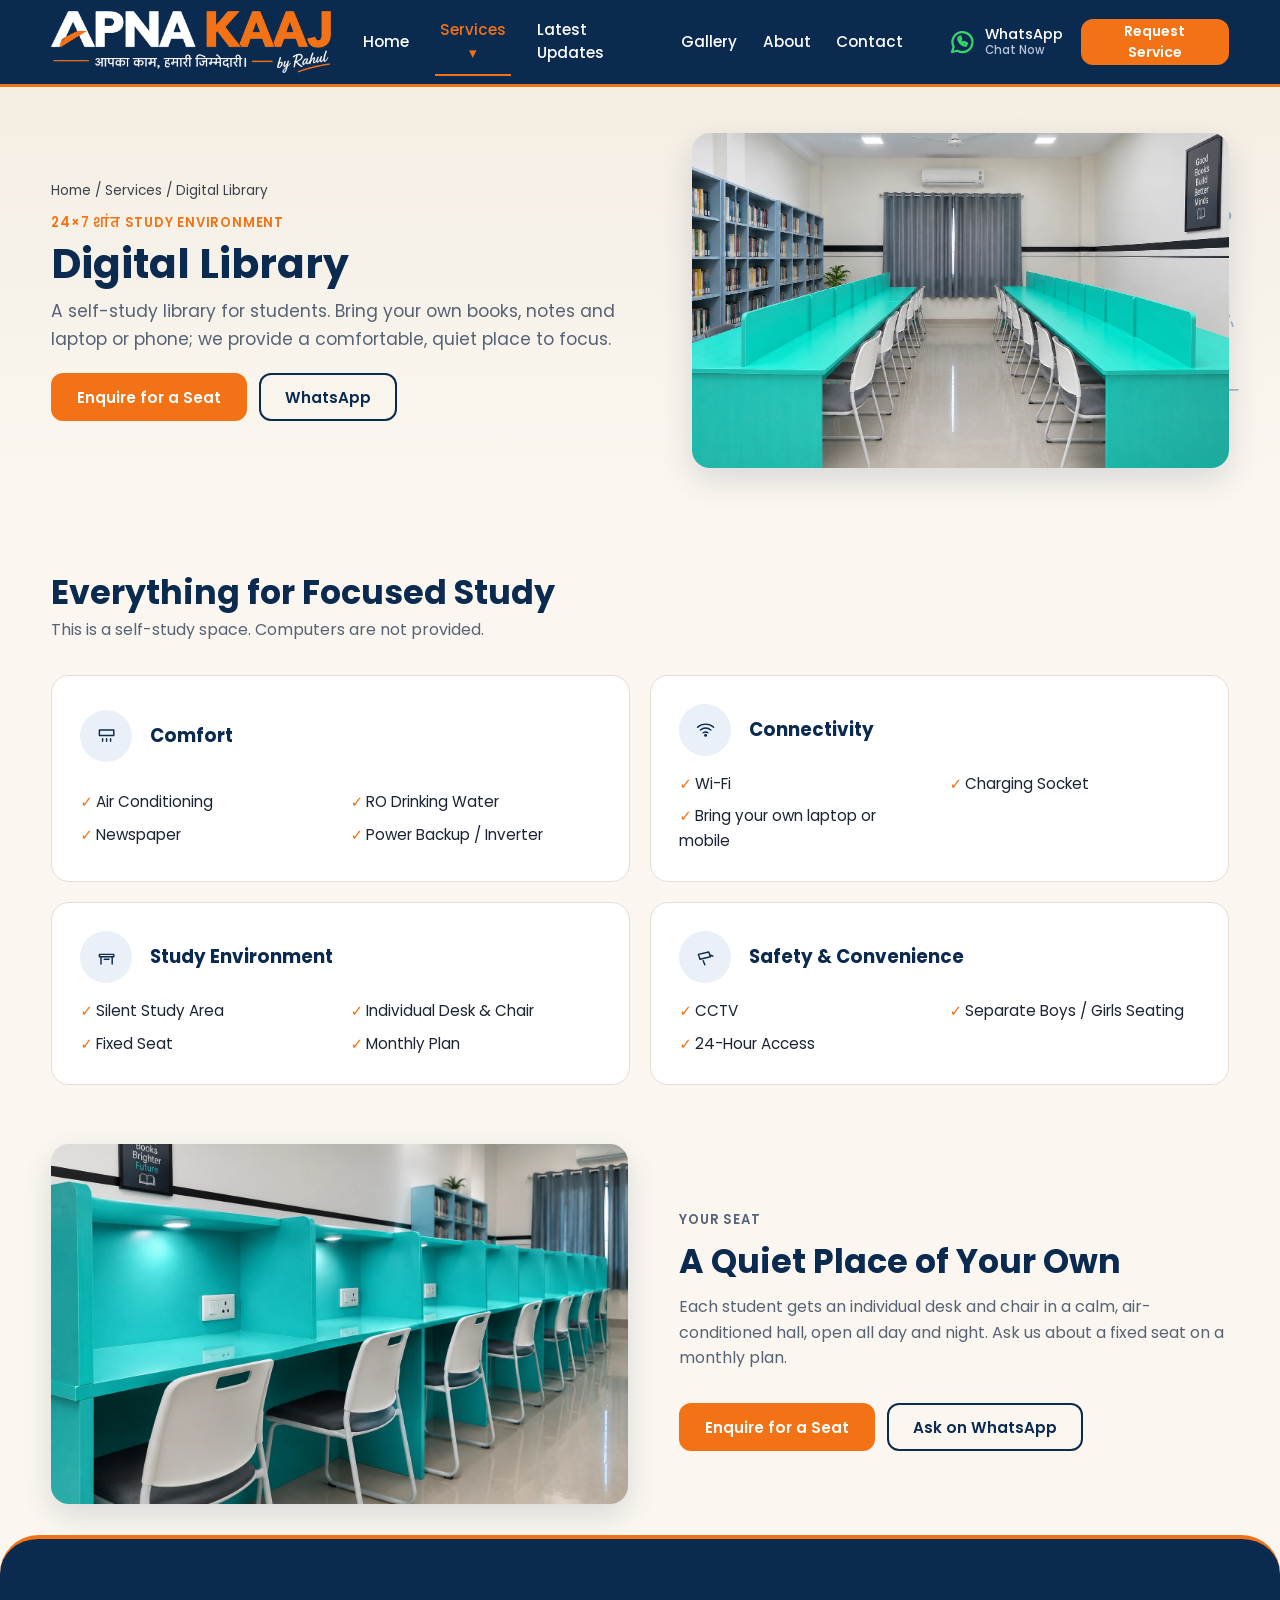
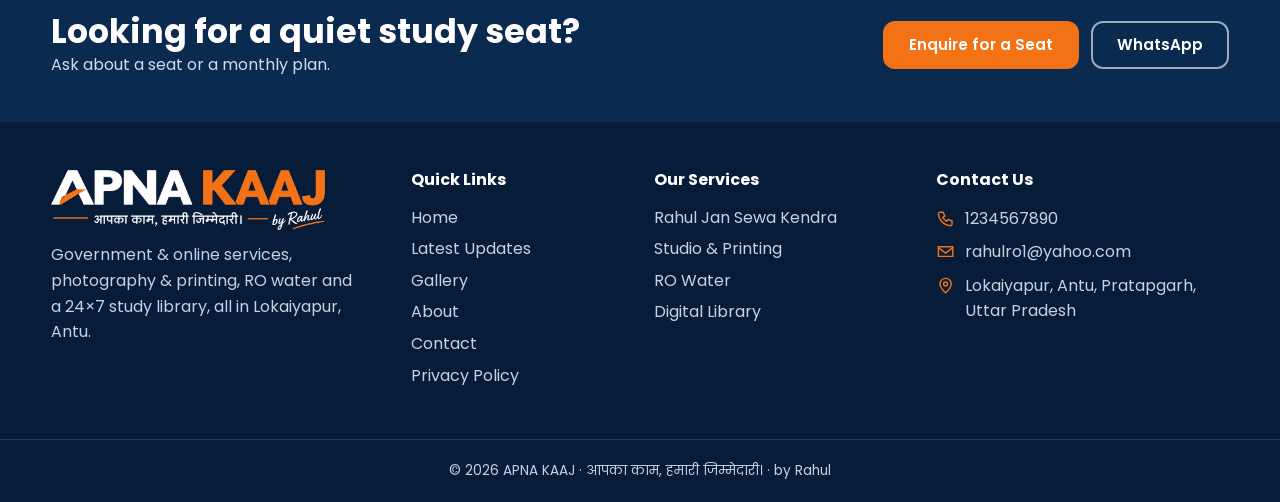
<file: services/digital-library.html>
<!DOCTYPE html>
<html lang="en"><head><meta charset="utf-8"><meta name="viewport" content="width=device-width,initial-scale=1">
<title>Digital Library | APNA KAAJ</title><meta name="description" content="A quiet self-study library in Antu, Pratapgarh, with individual desks, air conditioning, Wi-Fi, CCTV and power backup. Open 24 hours.">
<!-- POST-DEPLOYMENT TODO: Add the canonical URL and og:url; use absolute og:image URLs after confirming the permanent domain. -->
<meta property="og:title" content="Digital Library | APNA KAAJ"><meta property="og:description" content="A quiet self-study library in Antu, Pratapgarh, with individual desks, air conditioning, Wi-Fi, CCTV and power backup. Open 24 hours."><meta property="og:type" content="website"><meta property="og:image" content="../assets/services/digital-library.webp"><meta name="twitter:card" content="summary_large_image">
<link rel="icon" href="../assets/logo/favicon.png"><link rel="preconnect" href="https://fonts.googleapis.com"><link rel="preconnect" href="https://fonts.gstatic.com" crossorigin>
<link rel="stylesheet" href="https://fonts.googleapis.com/css2?family=Mukta:wght@400;600;700;800&family=Poppins:wght@400;500;600;700&display=swap">
<link rel="stylesheet" href="../css/style.css"></head><body data-root="../"><a class="skip" href="#main">Skip to content</a>
<header class="hdr" id="hdr"><div class="container bar">
<a class="brand" href="../index.html" aria-label="APNA KAAJ home"><img src="../assets/logo/apna-kaaj-logo-light.png" alt="APNA KAAJ – आपका काम, हमारी जिम्मेदारी। by Rahul" width="900" height="197"></a>
<button class="burger" id="burger" aria-expanded="false" aria-controls="nav" aria-label="Open menu"><span></span><span></span><span></span></button>
<nav id="nav" aria-label="Main"><a href="../index.html">Home</a>
<div class="dd"><button class="ddb on" aria-expanded="false" aria-haspopup="true">Services ▾</button><div class="ddm"><a href="../services/jan-sewa-kendra.html">Rahul Jan Sewa Kendra</a><a href="../services/studio-printing.html">Studio & Printing</a><a href="../services/ro-water.html">RO Water</a><a href="../services/digital-library.html">Digital Library</a></div></div>
<a href="../updates.html">Latest Updates</a><a href="../gallery.html">Gallery</a><a href="../about.html">About</a><a href="../contact.html">Contact</a>
<div class="nav-cta"><button class="wa" data-wa="Hello, I want information about your services."><svg class="i" viewBox="0 0 24 24" fill="none" stroke="currentColor" stroke-width="1.8" stroke-linecap="round" stroke-linejoin="round" aria-hidden="true"><path d="M4 20l1.3-4.2A8 8 0 1 1 8.4 19z"/><path d="M9 9c0 3 3 6 6 6l1-2-2-1-1 .8c-1-.4-2-1.400-2.400-2.400L11.400 9.500 10.600 7.500z"/></svg><span>WhatsApp<small>Chat Now</small></span></button><button class="btn btn-sm" data-req="APNA KAAJ|General Request">Request Service</button></div></nav></div></header><main id="main"><section class="pgh pgh-cream"><div class="pgh-art" aria-hidden="true"><svg viewBox="0 0 700 260" preserveAspectRatio="xMaxYMid meet" fill="none" stroke="currentColor" stroke-width="1.6" stroke-linecap="round" stroke-linejoin="round" aria-hidden="true" focusable="false"><path d="M280 214h380M320 214v26M620 214v26"/><path d="M420 206c-24-12-50-12-74 0v-52c24-12 50-12 74 0zM420 206c24-12 50-12 74 0v-52c-24-12-50-12-74 0M420 154v52"/><path d="M560 214v-110l36-46M540 214h40M580 40h48l-12 26h-26z"/><path d="M586 66l-34 90M622 66l34 90" stroke-dasharray="4 6"/><circle cx="650" cy="50" r="3" fill="currentColor"/></svg></div><div class="container pgh-in"><div class="pgh-t"><p class="crumb"><a href="../index.html">Home</a> / <a href="../index.html#services">Services</a> / Digital Library</p><p class=eyebrow>24×7 शांत Study Environment</p><h1>Digital Library</h1><p class="lead">A self-study library for students. Bring your own books, notes and laptop or phone; we provide a comfortable, quiet place to focus.</p><div class="acts"><button class="btn" data-req="Digital Library|Seat Enquiry">Enquire for a Seat</button><button class="btn btn-d" data-wa="Hello, I want to enquire about a seat in the Digital Library.">WhatsApp</button></div></div><div class="frame"><div class="im " style="--ar:16/10"><img src="../assets/services/digital-library.webp" alt="Quiet study desks in the Digital Library" width="1200" height="750" data-ph="assets/services/digital-library.webp"></div></div></div></section><section class="pgsec"><div class="container"><div class="sec-head"><div><h2>Everything for Focused Study</h2><p>This is a self-study space. Computers are not provided.</p></div></div><div class="facs"><div class="fac"><span class="ic"><svg class="i" viewBox="0 0 24 24" fill="none" stroke="currentColor" stroke-width="1.8" stroke-linecap="round" stroke-linejoin="round" aria-hidden="true"><path d="M3 5h18v7H3zM7 16v3m5-3v3m5-3v3"/></svg></span><h3>Comfort</h3><ul><li>Air Conditioning</li><li>RO Drinking Water</li><li>Newspaper</li><li>Power Backup / Inverter</li></ul></div><div class="fac"><span class="ic"><svg class="i" viewBox="0 0 24 24" fill="none" stroke="currentColor" stroke-width="1.8" stroke-linecap="round" stroke-linejoin="round" aria-hidden="true"><path d="M2 9a15 15 0 0 1 20 0M5.500 12.500a10 10 0 0 1 13 0M9 16a5 5 0 0 1 6 0"/><circle cx="12" cy="19" r="1"/></svg></span><h3>Connectivity</h3><ul><li>Wi-Fi</li><li>Charging Socket</li><li>Bring your own laptop or mobile</li></ul></div><div class="fac"><span class="ic"><svg class="i" viewBox="0 0 24 24" fill="none" stroke="currentColor" stroke-width="1.8" stroke-linecap="round" stroke-linejoin="round" aria-hidden="true"><path d="M3 8h18v3H3zM5 11v9m14-9v9M9 14h6"/></svg></span><h3>Study Environment</h3><ul><li>Silent Study Area</li><li>Individual Desk & Chair</li><li>Fixed Seat</li><li>Monthly Plan</li></ul></div><div class="fac"><span class="ic"><svg class="i" viewBox="0 0 24 24" fill="none" stroke="currentColor" stroke-width="1.8" stroke-linecap="round" stroke-linejoin="round" aria-hidden="true"><path d="M3 8l13-3 2 6-13 3zM18 9l3 1M9 16l2 5"/></svg></span><h3>Safety & Convenience</h3><ul><li>CCTV</li><li>Separate Boys / Girls Seating</li><li>24-Hour Access</li></ul></div></div></div></section><section class="pgsec" style="padding-top:0"><div class="container story"><div class="frame"><div class="im " style="--ar:16/10"><img loading="lazy" src="../assets/other/library-desks.webp" alt="Individual study desks" width="1200" height="750" data-ph="assets/other/library-desks.webp"></div></div><div><p class="eyebrow">Your Seat</p><h2>A Quiet Place of Your Own</h2><p>Each student gets an individual desk and chair in a calm, air-conditioned hall, open all day and night. Ask us about a fixed seat on a monthly plan.</p><div class="acts"><button class="btn" data-req="Digital Library|Seat Enquiry">Enquire for a Seat</button><button class="btn btn-d" data-wa="Hello, I want to enquire about a seat in the Digital Library.">Ask on WhatsApp</button></div></div></div></section><section class="band tight curve"><div class="container"><div><h2>Looking for a quiet study seat?</h2><p>Ask about a seat or a monthly plan.</p></div><div class="acts"><button class="btn" data-req="Digital Library|Seat Enquiry">Enquire for a Seat</button><button class="btn btn-o" data-wa="Hello, I want to enquire about a seat in the Digital Library.">WhatsApp</button></div></div></section></main><footer><div class="container fg">
<div><img src="../assets/logo/apna-kaaj-logo-light.png" alt="APNA KAAJ by Rahul" width="900" height="197"><p>Government &amp; online services, photography &amp; printing, RO water and a 24×7 study library, all in Lokaiyapur, Antu.</p></div>
<div><h3>Quick Links</h3><ul><li><a href="../index.html">Home</a></li><li><a href="../updates.html">Latest Updates</a></li><li><a href="../gallery.html">Gallery</a></li><li><a href="../about.html">About</a></li><li><a href="../contact.html">Contact</a></li><li><a href="../privacy.html">Privacy Policy</a></li></ul></div><div><h3>Our Services</h3><ul><li><a href="../services/jan-sewa-kendra.html">Rahul Jan Sewa Kendra</a></li><li><a href="../services/studio-printing.html">Studio & Printing</a></li><li><a href="../services/ro-water.html">RO Water</a></li><li><a href="../services/digital-library.html">Digital Library</a></li></ul></div>
<div><h3>Contact Us</h3><div class="row"><svg class="i" viewBox="0 0 24 24" fill="none" stroke="currentColor" stroke-width="1.8" stroke-linecap="round" stroke-linejoin="round" aria-hidden="true"><path d="M5 4h4l2 5-2.5 1.5a11 11 0 0 0 5 5L15 13l5 2v4a2 2 0 0 1-2 2A16 16 0 0 1 3 6a2 2 0 0 1 2-2z"/></svg><a data-call><span data-phone></span></a></div><div class="row"><svg class="i" viewBox="0 0 24 24" fill="none" stroke="currentColor" stroke-width="1.8" stroke-linecap="round" stroke-linejoin="round" aria-hidden="true"><path d="M3 6h18v12H3z"/><path d="M3 7l9 7 9-7"/></svg><a data-mail></a></div><div class="row"><svg class="i" viewBox="0 0 24 24" fill="none" stroke="currentColor" stroke-width="1.8" stroke-linecap="round" stroke-linejoin="round" aria-hidden="true"><path d="M12 21s7-6 7-11a7 7 0 0 0-14 0c0 5 7 11 7 11z"/><circle cx="12" cy="10" r="2.5"/></svg><span data-loc></span></div></div></div>
<p class="copy">© <span data-yr></span> APNA KAAJ · आपका काम, हमारी जिम्मेदारी। · by Rahul</p></footer>
<nav class="mbar" aria-label="Quick actions"><a data-call>Call</a><button data-wa="Hello, I want information about your services.">WhatsApp</button><button data-req="APNA KAAJ|General Request">Request</button></nav><script src="../js/main.js"></script><script src="../js/request.js"></script><script src="../js/services.js"></script><script src="../js/updates.js"></script><script src="../js/gallery.js"></script><script>AK.init();</script></body></html>
</file>
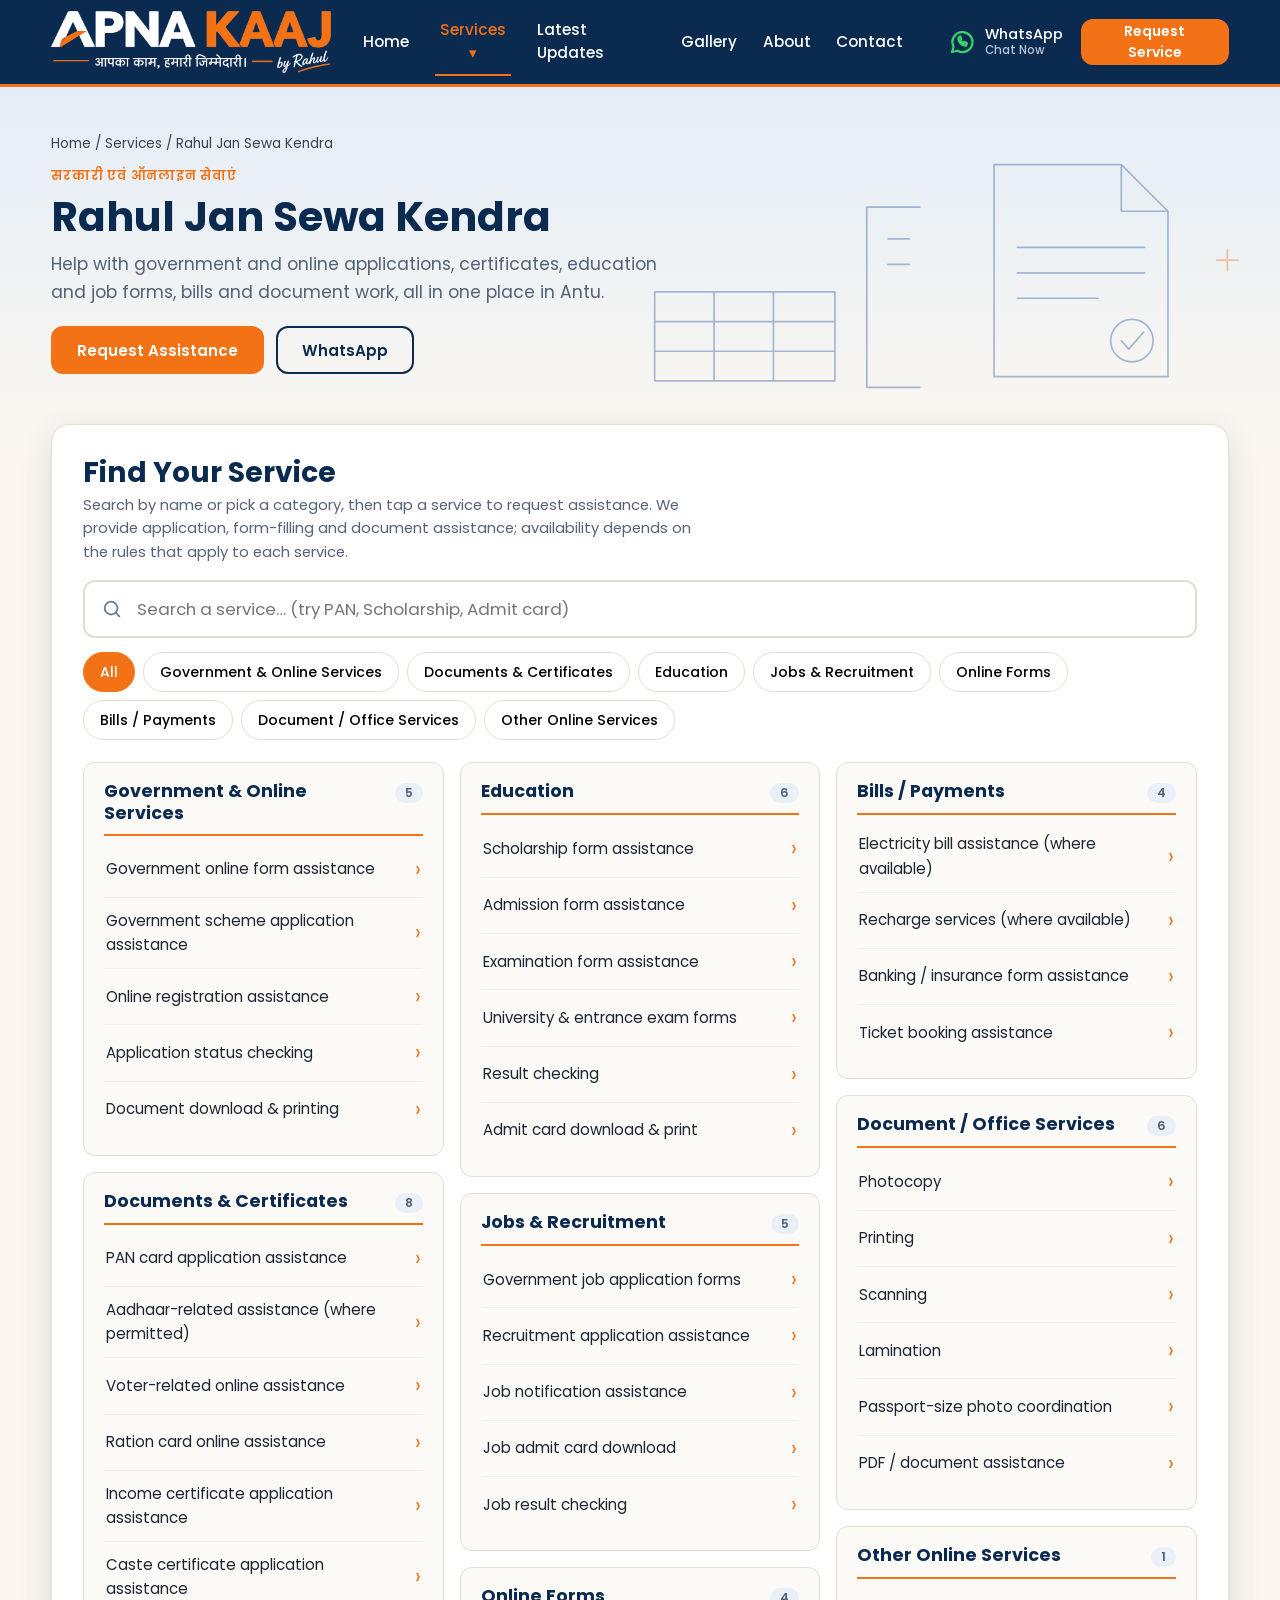
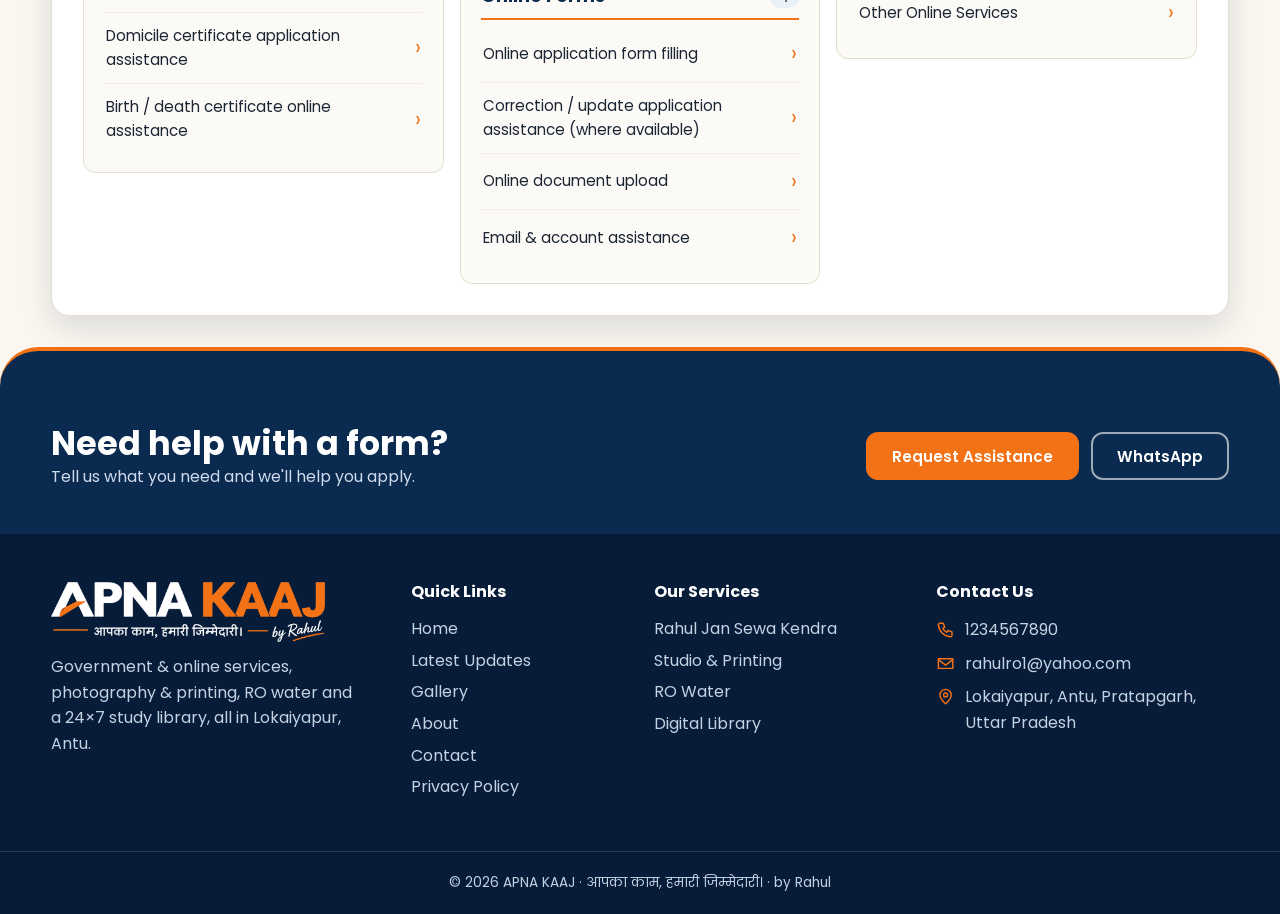
<file: services/jan-sewa-kendra.html>
<!DOCTYPE html>
<html lang="en"><head><meta charset="utf-8"><meta name="viewport" content="width=device-width,initial-scale=1">
<title>Rahul Jan Sewa Kendra | APNA KAAJ</title><meta name="description" content="Assistance with online applications, certificates, education and job forms, bills and document work at Rahul Jan Sewa Kendra in Antu, Pratapgarh.">
<!-- POST-DEPLOYMENT TODO: Add the canonical URL and og:url; use absolute og:image URLs after confirming the permanent domain. -->
<meta property="og:title" content="Rahul Jan Sewa Kendra | APNA KAAJ"><meta property="og:description" content="Assistance with online applications, certificates, education and job forms, bills and document work at Rahul Jan Sewa Kendra in Antu, Pratapgarh."><meta property="og:type" content="website"><meta property="og:image" content="../assets/services/jan-sewa-kendra.webp"><meta name="twitter:card" content="summary_large_image">
<link rel="icon" href="../assets/logo/favicon.png"><link rel="preconnect" href="https://fonts.googleapis.com"><link rel="preconnect" href="https://fonts.gstatic.com" crossorigin>
<link rel="stylesheet" href="https://fonts.googleapis.com/css2?family=Mukta:wght@400;600;700;800&family=Poppins:wght@400;500;600;700&display=swap">
<link rel="stylesheet" href="../css/style.css"></head><body data-root="../"><a class="skip" href="#main">Skip to content</a>
<header class="hdr" id="hdr"><div class="container bar">
<a class="brand" href="../index.html" aria-label="APNA KAAJ home"><img src="../assets/logo/apna-kaaj-logo-light.png" alt="APNA KAAJ – आपका काम, हमारी जिम्मेदारी। by Rahul" width="900" height="197"></a>
<button class="burger" id="burger" aria-expanded="false" aria-controls="nav" aria-label="Open menu"><span></span><span></span><span></span></button>
<nav id="nav" aria-label="Main"><a href="../index.html">Home</a>
<div class="dd"><button class="ddb on" aria-expanded="false" aria-haspopup="true">Services ▾</button><div class="ddm"><a href="../services/jan-sewa-kendra.html">Rahul Jan Sewa Kendra</a><a href="../services/studio-printing.html">Studio & Printing</a><a href="../services/ro-water.html">RO Water</a><a href="../services/digital-library.html">Digital Library</a></div></div>
<a href="../updates.html">Latest Updates</a><a href="../gallery.html">Gallery</a><a href="../about.html">About</a><a href="../contact.html">Contact</a>
<div class="nav-cta"><button class="wa" data-wa="Hello, I want information about your services."><svg class="i" viewBox="0 0 24 24" fill="none" stroke="currentColor" stroke-width="1.8" stroke-linecap="round" stroke-linejoin="round" aria-hidden="true"><path d="M4 20l1.3-4.2A8 8 0 1 1 8.4 19z"/><path d="M9 9c0 3 3 6 6 6l1-2-2-1-1 .8c-1-.4-2-1.400-2.400-2.400L11.400 9.500 10.600 7.500z"/></svg><span>WhatsApp<small>Chat Now</small></span></button><button class="btn btn-sm" data-req="APNA KAAJ|General Request">Request Service</button></div></nav></div></header><main id="main"><section class="pgh pgh-pale pull-next one pull-next"><div class="pgh-art" aria-hidden="true"><svg viewBox="0 0 700 260" preserveAspectRatio="xMaxYMid meet" fill="none" stroke="currentColor" stroke-width="1.6" stroke-linecap="round" stroke-linejoin="round" aria-hidden="true" focusable="false"><path d="M430 30h120l44 44v156H430zM550 30v44h44M452 108h120M452 132h120M452 156h76"/><circle cx="560" cy="196" r="20"/><path d="M550 196l7 8 14-16"/><path d="M360 70h-50v170h50M330 100h20M330 124h20"/><path d="M110 150h170v84H110zM110 178h170M110 206h170M166 150v84M222 150v84"/><path d="M640 120h20M650 110v20" stroke="#f47216"/></svg></div><div class="container pgh-in"><div class="pgh-t"><p class="crumb"><a href="../index.html">Home</a> / <a href="../index.html#services">Services</a> / Rahul Jan Sewa Kendra</p><p class=eyebrow>सरकारी एवं ऑनलाइन सेवाएं</p><h1>Rahul Jan Sewa Kendra</h1><p class="lead">Help with government and online applications, certificates, education and job forms, bills and document work, all in one place in Antu.</p><div class="acts"><button class="btn" data-req="Rahul Jan Sewa Kendra|Other Online Services">Request Assistance</button><button class="btn btn-d" data-wa="Hello, I want information about Rahul Jan Sewa Kendra.">WhatsApp</button></div></div></div></section><section class="pull"><div class="container"><div class="finder" id="svcApp" data-business="Rahul Jan Sewa Kendra" data-mode="list" data-cta="Request Assistance"><div class="fh"><h2>Find Your Service</h2><p>Search by name or pick a category, then tap a service to request assistance. We provide application, form-filling and document assistance; availability depends on the rules that apply to each service.</p></div>
<div class="fs"><svg viewBox="0 0 24 24" fill="none" stroke="currentColor" stroke-width="2" stroke-linecap="round" aria-hidden="true"><circle cx="11" cy="11" r="7"/><path d="M20 20l-4-4"/></svg><label class="sr" for="svcSearch">Search a service</label><input class="search" id="svcSearch" type="search" placeholder="Search a service… (try PAN, Scholarship, Admit card)"></div><div class="filters" id="svcChips" role="group" aria-label="Service categories"></div><div class="cats" id="svcOut" aria-live="polite"></div></div></div></section><section class="band tight curve"><div class="container"><div><h2>Need help with a form?</h2><p>Tell us what you need and we'll help you apply.</p></div><div class="acts"><button class="btn" data-req="Rahul Jan Sewa Kendra|Other Online Services">Request Assistance</button><button class="btn btn-o" data-wa="Hello, I need help with a form.">WhatsApp</button></div></div></section></main><footer><div class="container fg">
<div><img src="../assets/logo/apna-kaaj-logo-light.png" alt="APNA KAAJ by Rahul" width="900" height="197"><p>Government &amp; online services, photography &amp; printing, RO water and a 24×7 study library, all in Lokaiyapur, Antu.</p></div>
<div><h3>Quick Links</h3><ul><li><a href="../index.html">Home</a></li><li><a href="../updates.html">Latest Updates</a></li><li><a href="../gallery.html">Gallery</a></li><li><a href="../about.html">About</a></li><li><a href="../contact.html">Contact</a></li><li><a href="../privacy.html">Privacy Policy</a></li></ul></div><div><h3>Our Services</h3><ul><li><a href="../services/jan-sewa-kendra.html">Rahul Jan Sewa Kendra</a></li><li><a href="../services/studio-printing.html">Studio & Printing</a></li><li><a href="../services/ro-water.html">RO Water</a></li><li><a href="../services/digital-library.html">Digital Library</a></li></ul></div>
<div><h3>Contact Us</h3><div class="row"><svg class="i" viewBox="0 0 24 24" fill="none" stroke="currentColor" stroke-width="1.8" stroke-linecap="round" stroke-linejoin="round" aria-hidden="true"><path d="M5 4h4l2 5-2.5 1.5a11 11 0 0 0 5 5L15 13l5 2v4a2 2 0 0 1-2 2A16 16 0 0 1 3 6a2 2 0 0 1 2-2z"/></svg><a data-call><span data-phone></span></a></div><div class="row"><svg class="i" viewBox="0 0 24 24" fill="none" stroke="currentColor" stroke-width="1.8" stroke-linecap="round" stroke-linejoin="round" aria-hidden="true"><path d="M3 6h18v12H3z"/><path d="M3 7l9 7 9-7"/></svg><a data-mail></a></div><div class="row"><svg class="i" viewBox="0 0 24 24" fill="none" stroke="currentColor" stroke-width="1.8" stroke-linecap="round" stroke-linejoin="round" aria-hidden="true"><path d="M12 21s7-6 7-11a7 7 0 0 0-14 0c0 5 7 11 7 11z"/><circle cx="12" cy="10" r="2.5"/></svg><span data-loc></span></div></div></div>
<p class="copy">© <span data-yr></span> APNA KAAJ · आपका काम, हमारी जिम्मेदारी। · by Rahul</p></footer>
<nav class="mbar" aria-label="Quick actions"><a data-call>Call</a><button data-wa="Hello, I want information about your services.">WhatsApp</button><button data-req="APNA KAAJ|General Request">Request</button></nav><script src="../js/main.js"></script><script src="../js/request.js"></script><script src="../js/services.js"></script><script src="../js/updates.js"></script><script src="../js/gallery.js"></script><script>AK.init();</script></body></html>
</file>
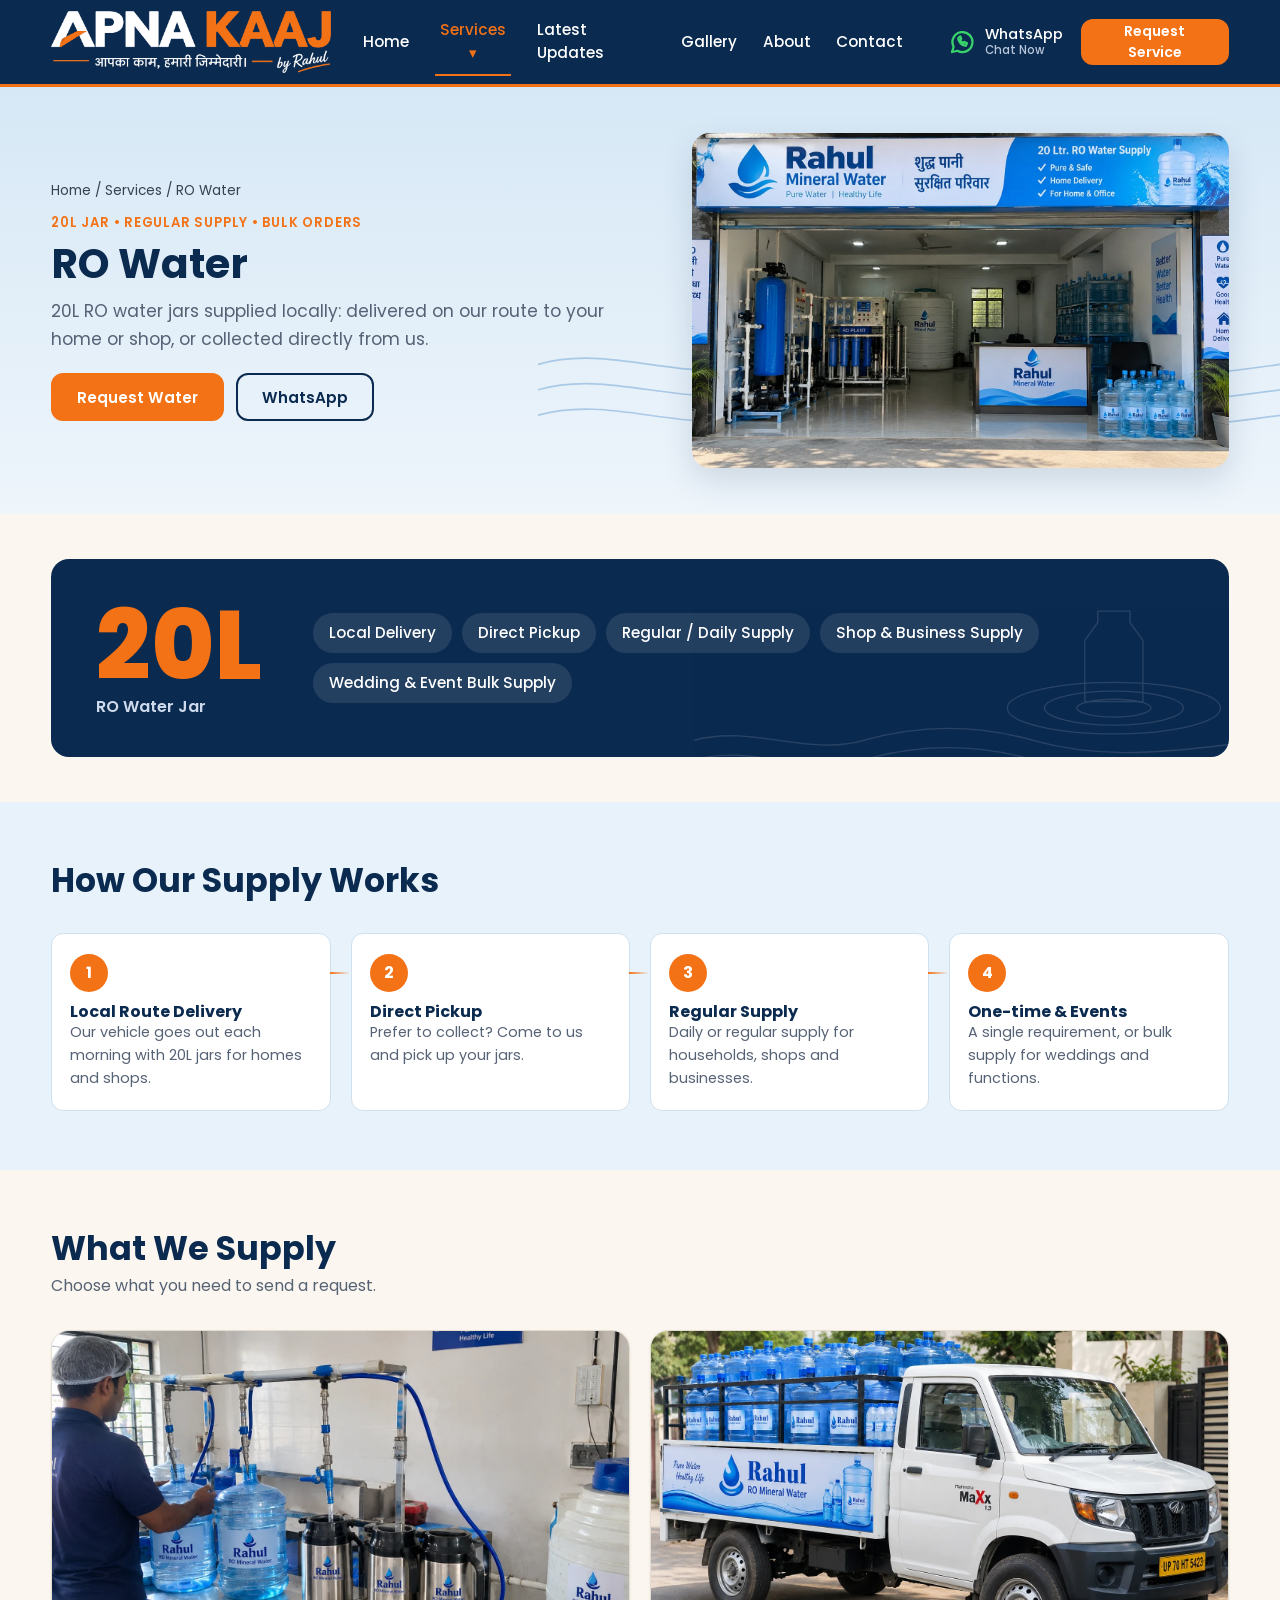
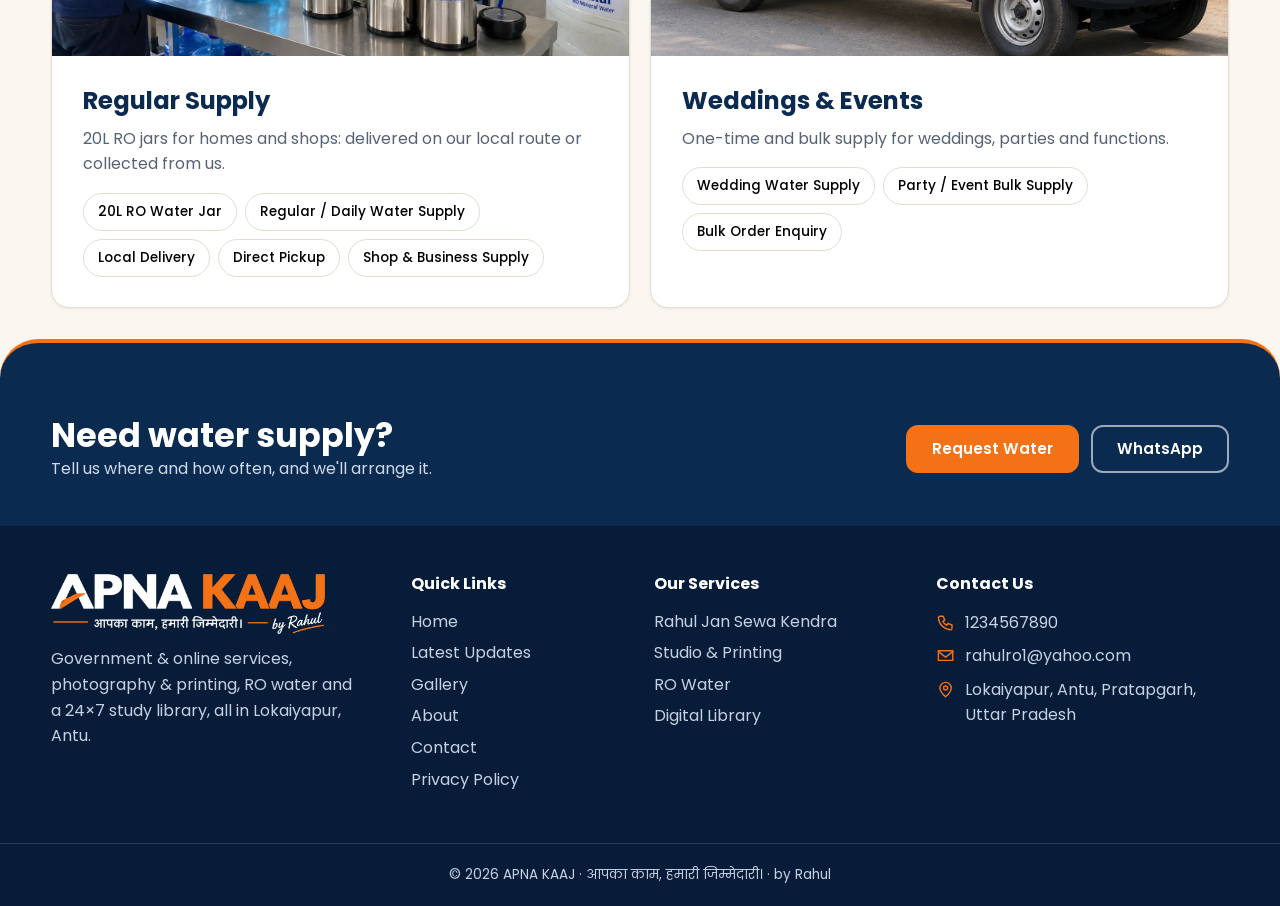
<file: services/ro-water.html>
<!DOCTYPE html>
<html lang="en"><head><meta charset="utf-8"><meta name="viewport" content="width=device-width,initial-scale=1">
<title>RO Water Supply | APNA KAAJ</title><meta name="description" content="20-litre RO water jars for homes, shops and events, with local delivery or direct pickup in Antu, Pratapgarh.">
<!-- POST-DEPLOYMENT TODO: Add the canonical URL and og:url; use absolute og:image URLs after confirming the permanent domain. -->
<meta property="og:title" content="RO Water Supply | APNA KAAJ"><meta property="og:description" content="20-litre RO water jars for homes, shops and events, with local delivery or direct pickup in Antu, Pratapgarh."><meta property="og:type" content="website"><meta property="og:image" content="../assets/services/ro-water.webp"><meta name="twitter:card" content="summary_large_image">
<link rel="icon" href="../assets/logo/favicon.png"><link rel="preconnect" href="https://fonts.googleapis.com"><link rel="preconnect" href="https://fonts.gstatic.com" crossorigin>
<link rel="stylesheet" href="https://fonts.googleapis.com/css2?family=Mukta:wght@400;600;700;800&family=Poppins:wght@400;500;600;700&display=swap">
<link rel="stylesheet" href="../css/style.css"></head><body data-root="../"><a class="skip" href="#main">Skip to content</a>
<header class="hdr" id="hdr"><div class="container bar">
<a class="brand" href="../index.html" aria-label="APNA KAAJ home"><img src="../assets/logo/apna-kaaj-logo-light.png" alt="APNA KAAJ – आपका काम, हमारी जिम्मेदारी। by Rahul" width="900" height="197"></a>
<button class="burger" id="burger" aria-expanded="false" aria-controls="nav" aria-label="Open menu"><span></span><span></span><span></span></button>
<nav id="nav" aria-label="Main"><a href="../index.html">Home</a>
<div class="dd"><button class="ddb on" aria-expanded="false" aria-haspopup="true">Services ▾</button><div class="ddm"><a href="../services/jan-sewa-kendra.html">Rahul Jan Sewa Kendra</a><a href="../services/studio-printing.html">Studio & Printing</a><a href="../services/ro-water.html">RO Water</a><a href="../services/digital-library.html">Digital Library</a></div></div>
<a href="../updates.html">Latest Updates</a><a href="../gallery.html">Gallery</a><a href="../about.html">About</a><a href="../contact.html">Contact</a>
<div class="nav-cta"><button class="wa" data-wa="Hello, I want information about your services."><svg class="i" viewBox="0 0 24 24" fill="none" stroke="currentColor" stroke-width="1.8" stroke-linecap="round" stroke-linejoin="round" aria-hidden="true"><path d="M4 20l1.3-4.2A8 8 0 1 1 8.4 19z"/><path d="M9 9c0 3 3 6 6 6l1-2-2-1-1 .8c-1-.4-2-1.400-2.400-2.400L11.400 9.500 10.600 7.500z"/></svg><span>WhatsApp<small>Chat Now</small></span></button><button class="btn btn-sm" data-req="APNA KAAJ|General Request">Request Service</button></div></nav></div></header><main id="main"><section class="pgh pgh-water"><div class="pgh-art" aria-hidden="true"><svg viewBox="0 0 700 260" preserveAspectRatio="xMaxYMid meet" fill="none" stroke="currentColor" stroke-width="1.6" stroke-linecap="round" stroke-linejoin="round" aria-hidden="true" focusable="false"><path d="M0 190C70 170 140 210 210 190S350 170 420 190S560 210 700 190M0 214C70 194 140 234 210 214S350 194 420 214S560 234 700 214M0 238C70 218 140 258 210 238S350 218 420 238S560 258 700 238"/><ellipse cx="520" cy="150" rx="46" ry="11"/><ellipse cx="520" cy="150" rx="86" ry="21"/><ellipse cx="520" cy="150" rx="132" ry="32"/><path d="M500 30h40v14l16 22v76h-72V66l16-22z"/></svg></div><div class="container pgh-in"><div class="pgh-t"><p class="crumb"><a href="../index.html">Home</a> / <a href="../index.html#services">Services</a> / RO Water</p><p class=eyebrow>20L Jar • Regular Supply • Bulk Orders</p><h1>RO Water</h1><p class="lead">20L RO water jars supplied locally: delivered on our route to your home or shop, or collected directly from us.</p><div class="acts"><button class="btn" data-req="RO Water|20L RO Water Jar">Request Water</button><button class="btn btn-d" data-wa="Hello, I need 20L RO Water jars.">WhatsApp</button></div></div><div class="frame"><div class="im " style="--ar:16/10"><img src="../assets/services/ro-water.webp" alt="20L RO water jars ready for delivery" width="1200" height="750" data-ph="assets/services/ro-water.webp"></div></div></div></section><section class="tight" style="padding-top:clamp(28px,3.5vw,48px)"><div class="container"><div class="hl"><svg viewBox="0 0 700 260" preserveAspectRatio="xMaxYMid meet" fill="none" stroke="currentColor" stroke-width="1.6" stroke-linecap="round" stroke-linejoin="round" aria-hidden="true" focusable="false"><path d="M0 190C70 170 140 210 210 190S350 170 420 190S560 210 700 190M0 214C70 194 140 234 210 214S350 194 420 214S560 234 700 214M0 238C70 218 140 258 210 238S350 218 420 238S560 258 700 238"/><ellipse cx="520" cy="150" rx="46" ry="11"/><ellipse cx="520" cy="150" rx="86" ry="21"/><ellipse cx="520" cy="150" rx="132" ry="32"/><path d="M500 30h40v14l16 22v76h-72V66l16-22z"/></svg><div><span class="big">20L</span><small>RO Water Jar</small></div><ul class="pills"><li>Local Delivery</li><li>Direct Pickup</li><li>Regular / Daily Supply</li><li>Shop &amp; Business Supply</li><li>Wedding &amp; Event Bulk Supply</li></ul></div></div></section><section class="pgsec bluesec"><div class="container"><div class="sec-head"><div><h2>How Our Supply Works</h2></div></div><div class="flow"><div><span class="n">1</span><h3>Local Route Delivery</h3><p>Our vehicle goes out each morning with 20L jars for homes and shops.</p></div><div><span class="n">2</span><h3>Direct Pickup</h3><p>Prefer to collect? Come to us and pick up your jars.</p></div><div><span class="n">3</span><h3>Regular Supply</h3><p>Daily or regular supply for households, shops and businesses.</p></div><div><span class="n">4</span><h3>One-time & Events</h3><p>A single requirement, or bulk supply for weddings and functions.</p></div></div></div></section><section class="pgsec"><div class="container"><div class="sec-head"><div><h2>What We Supply</h2><p>Choose what you need to send a request.</p></div></div><div id="svcApp" data-business="RO Water" data-mode="blocks" data-cta="Request"><div class="blks" id="svcOut" aria-live="polite"></div></div></div></section><section class="band tight curve"><div class="container"><div><h2>Need water supply?</h2><p>Tell us where and how often, and we'll arrange it.</p></div><div class="acts"><button class="btn" data-req="RO Water|20L RO Water Jar">Request Water</button><button class="btn btn-o" data-wa="Hello, I need 20L RO Water jars.">WhatsApp</button></div></div></section></main><footer><div class="container fg">
<div><img src="../assets/logo/apna-kaaj-logo-light.png" alt="APNA KAAJ by Rahul" width="900" height="197"><p>Government &amp; online services, photography &amp; printing, RO water and a 24×7 study library, all in Lokaiyapur, Antu.</p></div>
<div><h3>Quick Links</h3><ul><li><a href="../index.html">Home</a></li><li><a href="../updates.html">Latest Updates</a></li><li><a href="../gallery.html">Gallery</a></li><li><a href="../about.html">About</a></li><li><a href="../contact.html">Contact</a></li><li><a href="../privacy.html">Privacy Policy</a></li></ul></div><div><h3>Our Services</h3><ul><li><a href="../services/jan-sewa-kendra.html">Rahul Jan Sewa Kendra</a></li><li><a href="../services/studio-printing.html">Studio & Printing</a></li><li><a href="../services/ro-water.html">RO Water</a></li><li><a href="../services/digital-library.html">Digital Library</a></li></ul></div>
<div><h3>Contact Us</h3><div class="row"><svg class="i" viewBox="0 0 24 24" fill="none" stroke="currentColor" stroke-width="1.8" stroke-linecap="round" stroke-linejoin="round" aria-hidden="true"><path d="M5 4h4l2 5-2.5 1.5a11 11 0 0 0 5 5L15 13l5 2v4a2 2 0 0 1-2 2A16 16 0 0 1 3 6a2 2 0 0 1 2-2z"/></svg><a data-call><span data-phone></span></a></div><div class="row"><svg class="i" viewBox="0 0 24 24" fill="none" stroke="currentColor" stroke-width="1.8" stroke-linecap="round" stroke-linejoin="round" aria-hidden="true"><path d="M3 6h18v12H3z"/><path d="M3 7l9 7 9-7"/></svg><a data-mail></a></div><div class="row"><svg class="i" viewBox="0 0 24 24" fill="none" stroke="currentColor" stroke-width="1.8" stroke-linecap="round" stroke-linejoin="round" aria-hidden="true"><path d="M12 21s7-6 7-11a7 7 0 0 0-14 0c0 5 7 11 7 11z"/><circle cx="12" cy="10" r="2.5"/></svg><span data-loc></span></div></div></div>
<p class="copy">© <span data-yr></span> APNA KAAJ · आपका काम, हमारी जिम्मेदारी। · by Rahul</p></footer>
<nav class="mbar" aria-label="Quick actions"><a data-call>Call</a><button data-wa="Hello, I want information about your services.">WhatsApp</button><button data-req="APNA KAAJ|General Request">Request</button></nav><script src="../js/main.js"></script><script src="../js/request.js"></script><script src="../js/services.js"></script><script src="../js/updates.js"></script><script src="../js/gallery.js"></script><script>AK.init();</script></body></html>
</file>
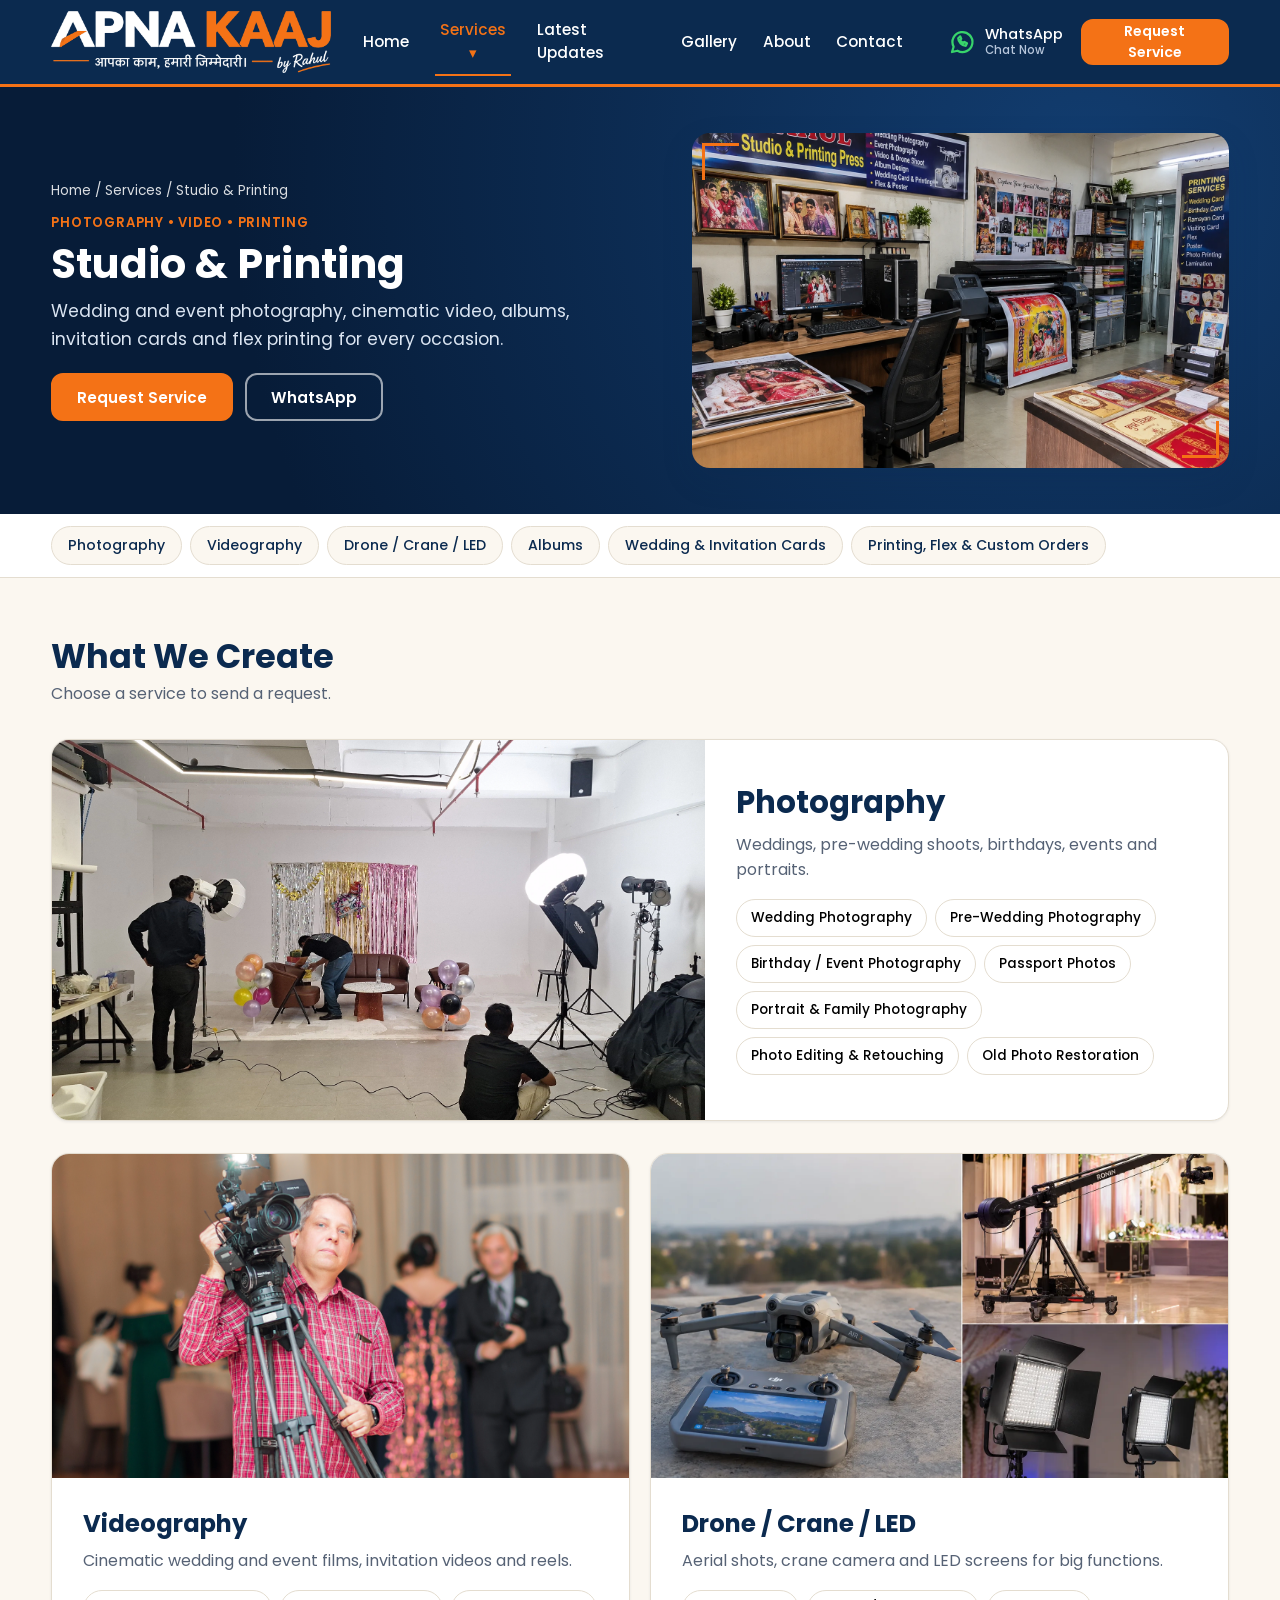
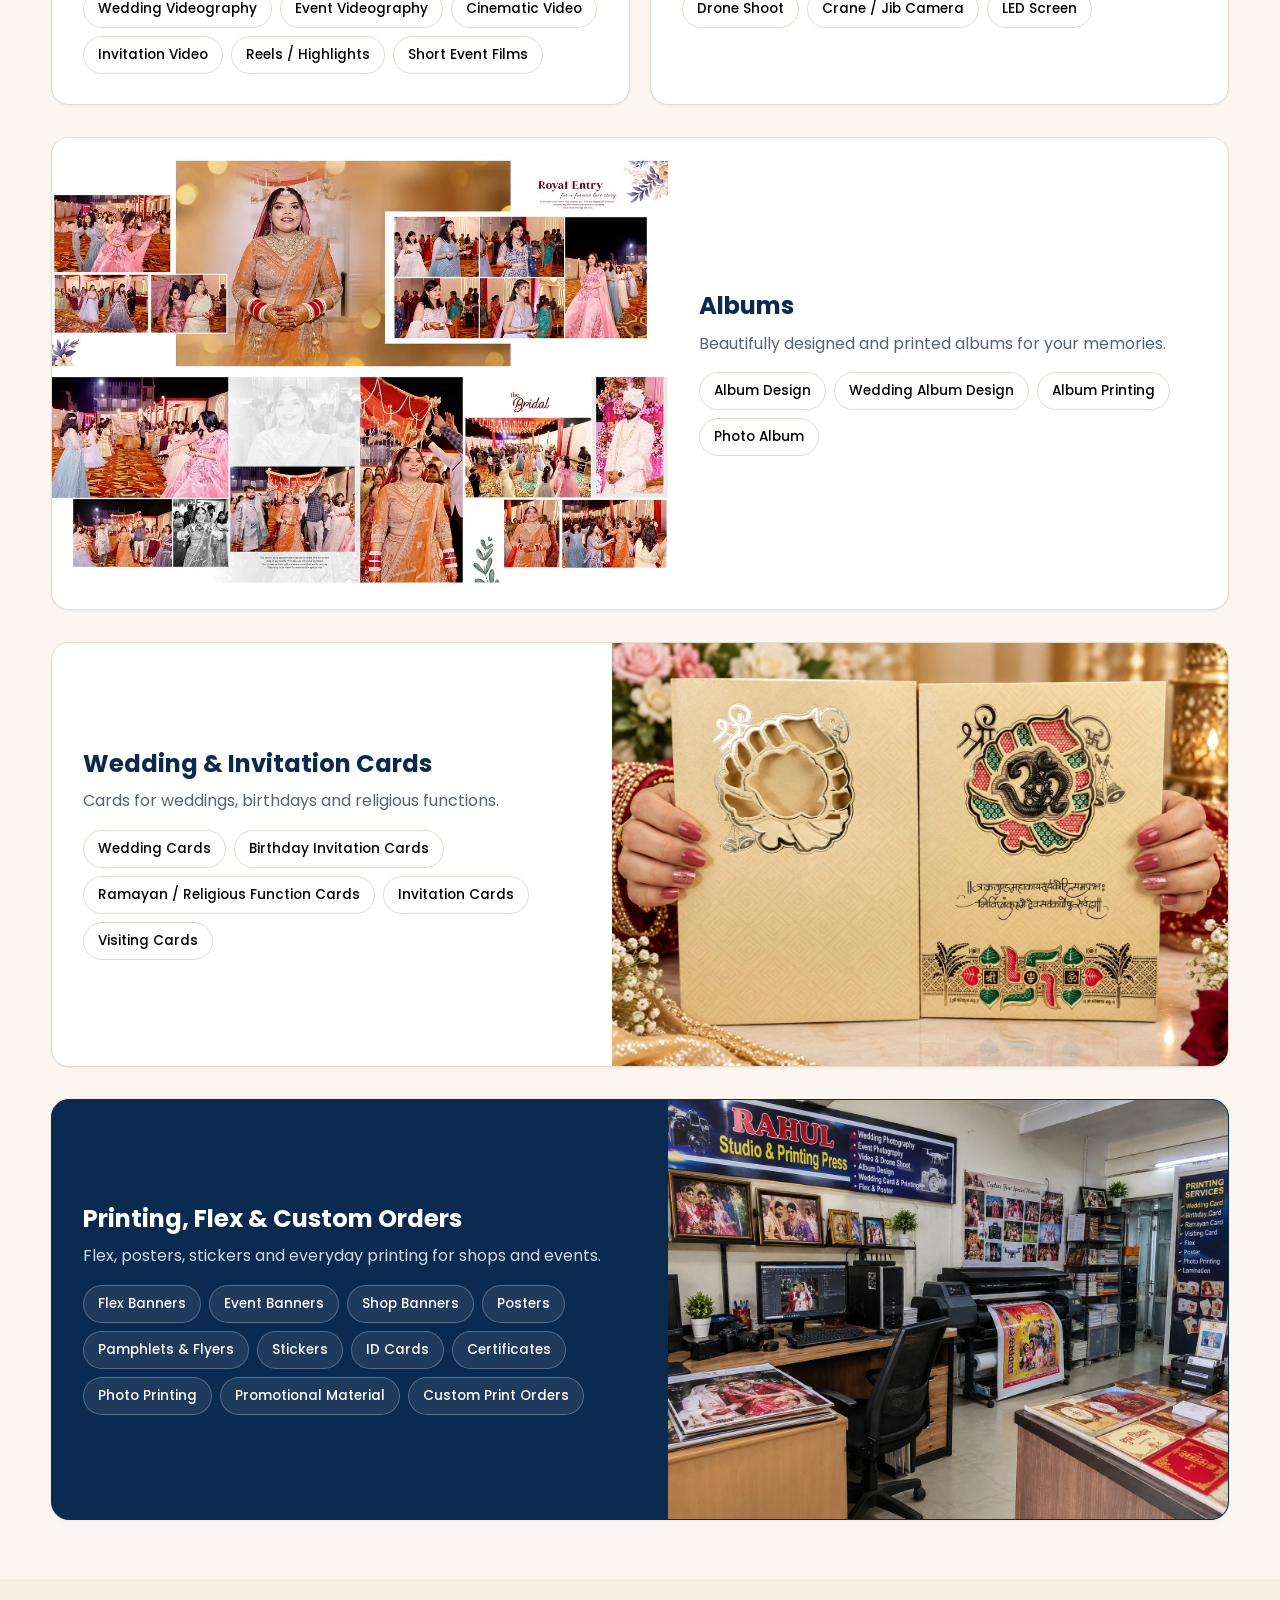
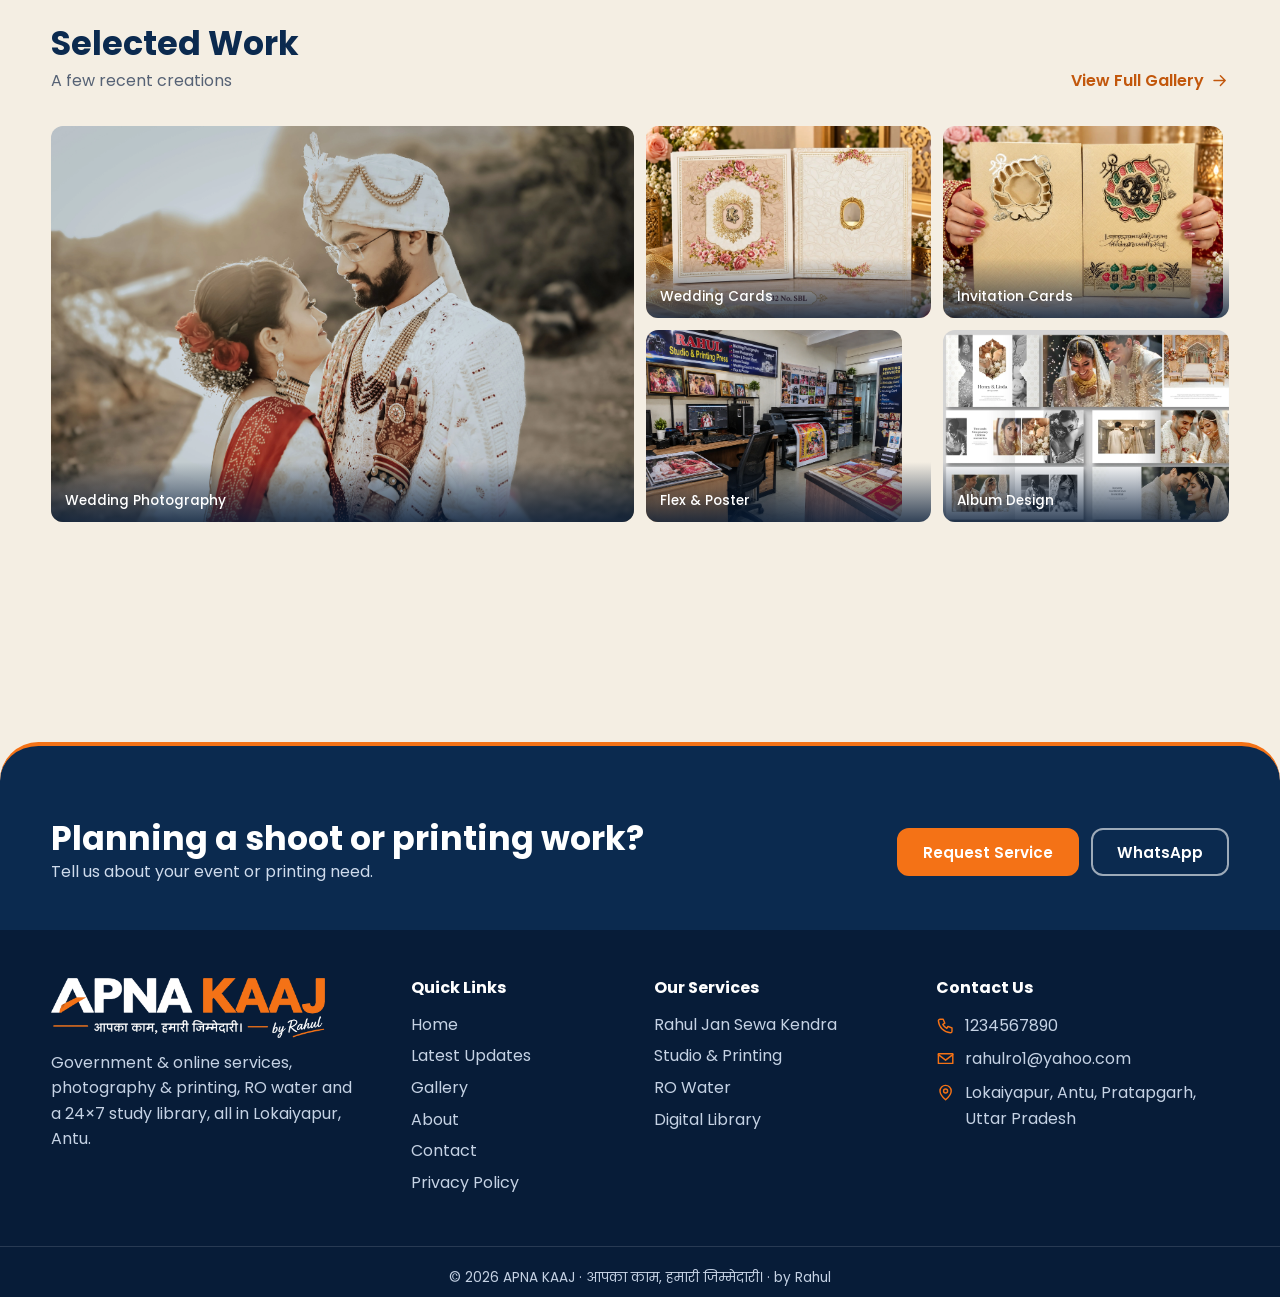
<file: services/studio-printing.html>
<!DOCTYPE html>
<html lang="en"><head><meta charset="utf-8"><meta name="viewport" content="width=device-width,initial-scale=1">
<title>Studio &amp; Printing | APNA KAAJ</title><meta name="description" content="Wedding and event photography, video, drone shoots, albums, invitation cards and flex printing in Antu, Pratapgarh.">
<!-- POST-DEPLOYMENT TODO: Add the canonical URL and og:url; use absolute og:image URLs after confirming the permanent domain. -->
<meta property="og:title" content="Studio &amp; Printing | APNA KAAJ"><meta property="og:description" content="Wedding and event photography, video, drone shoots, albums, invitation cards and flex printing in Antu, Pratapgarh."><meta property="og:type" content="website"><meta property="og:image" content="../assets/services/studio-printing.webp"><meta name="twitter:card" content="summary_large_image">
<link rel="icon" href="../assets/logo/favicon.png"><link rel="preconnect" href="https://fonts.googleapis.com"><link rel="preconnect" href="https://fonts.gstatic.com" crossorigin>
<link rel="stylesheet" href="https://fonts.googleapis.com/css2?family=Mukta:wght@400;600;700;800&family=Poppins:wght@400;500;600;700&display=swap">
<link rel="stylesheet" href="../css/style.css"></head><body data-root="../"><a class="skip" href="#main">Skip to content</a>
<header class="hdr" id="hdr"><div class="container bar">
<a class="brand" href="../index.html" aria-label="APNA KAAJ home"><img src="../assets/logo/apna-kaaj-logo-light.png" alt="APNA KAAJ – आपका काम, हमारी जिम्मेदारी। by Rahul" width="900" height="197"></a>
<button class="burger" id="burger" aria-expanded="false" aria-controls="nav" aria-label="Open menu"><span></span><span></span><span></span></button>
<nav id="nav" aria-label="Main"><a href="../index.html">Home</a>
<div class="dd"><button class="ddb on" aria-expanded="false" aria-haspopup="true">Services ▾</button><div class="ddm"><a href="../services/jan-sewa-kendra.html">Rahul Jan Sewa Kendra</a><a href="../services/studio-printing.html">Studio & Printing</a><a href="../services/ro-water.html">RO Water</a><a href="../services/digital-library.html">Digital Library</a></div></div>
<a href="../updates.html">Latest Updates</a><a href="../gallery.html">Gallery</a><a href="../about.html">About</a><a href="../contact.html">Contact</a>
<div class="nav-cta"><button class="wa" data-wa="Hello, I want information about your services."><svg class="i" viewBox="0 0 24 24" fill="none" stroke="currentColor" stroke-width="1.8" stroke-linecap="round" stroke-linejoin="round" aria-hidden="true"><path d="M4 20l1.3-4.2A8 8 0 1 1 8.4 19z"/><path d="M9 9c0 3 3 6 6 6l1-2-2-1-1 .8c-1-.4-2-1.400-2.400-2.400L11.400 9.500 10.600 7.500z"/></svg><span>WhatsApp<small>Chat Now</small></span></button><button class="btn btn-sm" data-req="APNA KAAJ|General Request">Request Service</button></div></nav></div></header><main id="main"><section class="pgh pgh-navy"><div class="container pgh-in"><div class="pgh-t"><p class="crumb"><a href="../index.html">Home</a> / <a href="../index.html#services">Services</a> / Studio &amp; Printing</p><p class=eyebrow>Photography • Video • Printing</p><h1>Studio &amp; Printing</h1><p class="lead">Wedding and event photography, cinematic video, albums, invitation cards and flex printing for every occasion.</p><div class="acts"><button class="btn" data-req="Studio & Printing|Custom Request">Request Service</button><button class="btn btn-o" data-wa="Hello, I want information about Studio & Printing.">WhatsApp</button></div></div><div class="frame crop"><div class="im " style="--ar:16/10"><img src="../assets/services/studio-printing.webp" alt="Studio & Printing work" width="1200" height="750" data-ph="assets/services/studio-printing.webp"></div></div></div></section><div class="jumpbar"><div class="container"><nav class="jump" aria-label="Studio services"><a href="#c-photography">Photography</a><a href="#c-videography">Videography</a><a href="#c-drone-crane-led">Drone / Crane / LED</a><a href="#c-albums">Albums</a><a href="#c-wedding-invitation-cards">Wedding & Invitation Cards</a><a href="#c-printing-flex-custom-orders">Printing, Flex & Custom Orders</a></nav></div></div><section class="pgsec"><div class="container"><div class="sec-head"><div><h2>What We Create</h2><p>Choose a service to send a request.</p></div></div><div id="svcApp" data-business="Studio & Printing" data-mode="blocks" data-cta="Request"><div class="blks" id="svcOut" aria-live="polite"></div></div></div></section><section class="section alt tight"><div class="container"><div class="sec-head"><div><h2>Selected Work</h2><p>A few recent creations</p></div><a class="more" href="../gallery.html">View Full Gallery <svg class="i" viewBox="0 0 24 24" fill="none" stroke="currentColor" stroke-width="1.8" stroke-linecap="round" stroke-linejoin="round" aria-hidden="true"><path d="M5 12h14M13 6l6 6-6 6"/></svg></a></div><div class="ed" id="galGrid" data-limit="6" data-ar="4/3"></div></div></section><section class="band tight curve"><div class="container"><div><h2>Planning a shoot or printing work?</h2><p>Tell us about your event or printing need.</p></div><div class="acts"><button class="btn" data-req="Studio & Printing|Custom Request">Request Service</button><button class="btn btn-o" data-wa="Hello, I want to plan a shoot / printing work.">WhatsApp</button></div></div></section></main><footer><div class="container fg">
<div><img src="../assets/logo/apna-kaaj-logo-light.png" alt="APNA KAAJ by Rahul" width="900" height="197"><p>Government &amp; online services, photography &amp; printing, RO water and a 24×7 study library, all in Lokaiyapur, Antu.</p></div>
<div><h3>Quick Links</h3><ul><li><a href="../index.html">Home</a></li><li><a href="../updates.html">Latest Updates</a></li><li><a href="../gallery.html">Gallery</a></li><li><a href="../about.html">About</a></li><li><a href="../contact.html">Contact</a></li><li><a href="../privacy.html">Privacy Policy</a></li></ul></div><div><h3>Our Services</h3><ul><li><a href="../services/jan-sewa-kendra.html">Rahul Jan Sewa Kendra</a></li><li><a href="../services/studio-printing.html">Studio & Printing</a></li><li><a href="../services/ro-water.html">RO Water</a></li><li><a href="../services/digital-library.html">Digital Library</a></li></ul></div>
<div><h3>Contact Us</h3><div class="row"><svg class="i" viewBox="0 0 24 24" fill="none" stroke="currentColor" stroke-width="1.8" stroke-linecap="round" stroke-linejoin="round" aria-hidden="true"><path d="M5 4h4l2 5-2.5 1.5a11 11 0 0 0 5 5L15 13l5 2v4a2 2 0 0 1-2 2A16 16 0 0 1 3 6a2 2 0 0 1 2-2z"/></svg><a data-call><span data-phone></span></a></div><div class="row"><svg class="i" viewBox="0 0 24 24" fill="none" stroke="currentColor" stroke-width="1.8" stroke-linecap="round" stroke-linejoin="round" aria-hidden="true"><path d="M3 6h18v12H3z"/><path d="M3 7l9 7 9-7"/></svg><a data-mail></a></div><div class="row"><svg class="i" viewBox="0 0 24 24" fill="none" stroke="currentColor" stroke-width="1.8" stroke-linecap="round" stroke-linejoin="round" aria-hidden="true"><path d="M12 21s7-6 7-11a7 7 0 0 0-14 0c0 5 7 11 7 11z"/><circle cx="12" cy="10" r="2.5"/></svg><span data-loc></span></div></div></div>
<p class="copy">© <span data-yr></span> APNA KAAJ · आपका काम, हमारी जिम्मेदारी। · by Rahul</p></footer>
<nav class="mbar" aria-label="Quick actions"><a data-call>Call</a><button data-wa="Hello, I want information about your services.">WhatsApp</button><button data-req="APNA KAAJ|General Request">Request</button></nav><script src="../js/main.js"></script><script src="../js/request.js"></script><script src="../js/services.js"></script><script src="../js/updates.js"></script><script src="../js/gallery.js"></script><script>AK.init();</script></body></html>
</file>
<file: css/style.css>
/* APNA KAAJ — style.css. Edit colours/spacing in :root only. */
:root{--navy:#0b2a4f;--navy-2:#123d70;--navy-d:#071c38;--orange:#f47216;--orange-ink:#c2570c;--cream:#fbf7f0;--cream-2:#f4eee3;--mist:#eaf0f7;--surface:#fff;--text:#1b2433;--muted:#566275;--line:#e4ddd0;
--space-xs:8px;--space-sm:12px;--space-md:20px;--space-lg:32px;--space-xl:48px;--space-2xl:72px;--section-y:clamp(52px,5.5vw,88px);--container-max:1500px;--gutter:clamp(20px,4vw,72px);
--r-sm:8px;--r-md:12px;--r-lg:18px;--sh-sm:0 1px 3px rgba(11,42,79,.08);--sh-md:0 12px 32px rgba(11,42,79,.14);--nav-h:84px}
*{box-sizing:border-box;margin:0}html{scroll-behavior:smooth;scroll-padding-top:90px}
body{font:400 1rem/1.6 Poppins,Mukta,system-ui,sans-serif;color:var(--text);background:var(--cream);overflow-x:hidden}
img{max-width:100%;display:block}a{color:inherit}ul{list-style:none;padding:0}h1,h2,h3{color:var(--navy);line-height:1.2;font-weight:700}
h1{font-size:clamp(2rem,3.8vw,3.3rem)}h2{font-size:clamp(1.6rem,2.6vw,2.4rem)}h3{font-size:1.1rem}
:focus-visible{outline:3px solid var(--orange);outline-offset:2px}.sr,.skip:not(:focus){position:absolute;left:-9999px}
.container{width:min(100% - 2*var(--gutter),var(--container-max));margin-inline:auto}
.section{padding-block:var(--section-y)}.tight{padding-block:clamp(32px,3.5vw,56px)}.alt{background:var(--cream-2)}.mist{background:var(--mist)}.dark{background:var(--navy);color:#fff}.dark h2,.dark h3{color:#fff}
.lead{max-width:680px;font-size:1.08rem;color:var(--muted)}.sec-head{display:flex;justify-content:space-between;align-items:flex-end;gap:var(--space-md);flex-wrap:wrap;margin-bottom:var(--space-lg)}
.sec-head.c{justify-content:center;text-align:center}.sec-head p{color:var(--muted);margin-top:4px}.eyebrow{color:var(--orange);font-weight:600;letter-spacing:.06em;text-transform:uppercase;font-size:.82rem;margin-bottom:var(--space-sm)}
.more{color:var(--orange-ink);font-weight:600;text-decoration:none;display:inline-flex;gap:6px;align-items:center}.more:hover{text-decoration:underline}
.i{width:1.2em;height:1.2em;flex:none}
.btn{font:600 .95rem Poppins,Mukta,sans-serif;cursor:pointer;min-height:48px;padding:0 24px;border-radius:var(--r-md);display:inline-flex;align-items:center;gap:8px;text-decoration:none;background:var(--orange);color:#fff;border:2px solid var(--orange);transition:.2s}
.btn:hover{background:#d95f0a;border-color:#d95f0a}.btn-o{background:transparent;border-color:#fff9;color:#fff}.btn-o:hover{background:#fff;color:var(--navy);border-color:#fff}
.btn-d{background:transparent;color:var(--navy);border-color:var(--navy)}.btn-d:hover{background:var(--navy);color:#fff;border-color:var(--navy)}.btn-sm{min-height:40px;padding:0 16px;font-size:.88rem}
.acts{display:flex;flex-wrap:wrap;gap:var(--space-sm);margin-top:var(--space-lg)}
/* header */
.hdr{position:sticky;top:0;z-index:60;background:var(--navy);border-bottom:3px solid var(--orange);transition:box-shadow .25s}.hdr.sm{box-shadow:var(--sh-md)}
.bar{display:flex;align-items:center;justify-content:space-between;gap:var(--space-lg);height:var(--nav-h)}.hdr.sm .bar{height:72px}
.brand img{height:62px;width:auto;object-fit:contain}.hdr.sm .brand img{height:54px}.brand img,.bar{transition:.25s}
#nav{display:flex;align-items:center;gap:clamp(16px,2vw,34px)}#nav>a,.ddb{color:#fff;text-decoration:none;font:500 .95rem Poppins,Mukta,sans-serif;background:none;border:0;cursor:pointer;padding:10px 0;border-bottom:2px solid transparent}
#nav>a:hover,.ddb:hover,#nav>a.on,.ddb.on{color:var(--orange);border-bottom-color:var(--orange)}.nav-cta{display:flex;align-items:center;gap:var(--space-sm);margin-left:var(--space-sm)}
.wa{color:#fff;background:none;border:0;cursor:pointer;display:flex;align-items:center;gap:8px;font:500 .9rem/1.2 Poppins,Mukta,sans-serif;text-align:left}.wa .i{width:30px;height:30px;color:#38d46b}.wa small{display:block;color:#b8c7dc;font-size:.72rem}
.dd{position:relative}.ddm{display:none;position:absolute;top:calc(100% - 2px);left:-14px;min-width:250px;background:#fff;border-radius:var(--r-md);box-shadow:var(--sh-md);padding:8px;z-index:5}
.dd:hover .ddm,.dd.open .ddm{display:block}.ddm a{display:block;padding:11px 14px;text-decoration:none;border-radius:var(--r-sm);font-weight:500}.ddm a:hover{background:var(--cream)}
.burger{display:none;background:none;border:0;width:48px;height:48px;cursor:pointer}.burger span{display:block;height:2px;margin:6px 10px;background:#fff}
/* hero */
.hero{position:relative;display:flex;align-items:center;min-height:clamp(400px,42vh,500px);color:#fff;overflow:hidden;background:radial-gradient(circle at 78% 35%,var(--navy-2),var(--navy-d) 72%)}
.hero::after{content:"";position:absolute;right:-8%;bottom:-30%;width:55%;height:60%;background:linear-gradient(90deg,transparent,rgba(244,114,22,.55));transform:rotate(-14deg)}
.hero-in{position:relative;z-index:3;display:grid;grid-template-columns:minmax(0,1fr) minmax(0,1.1fr);gap:clamp(28px,4vw,72px);align-items:center;padding-block:clamp(28px,3.4vw,48px)}.hero-t .lead{max-width:540px}.hero-ph{position:relative;justify-self:end;width:min(100%,clamp(440px,34vw,660px))}.hero-ph::before{content:"";position:absolute;inset:14px -14px -14px 14px;border-radius:calc(var(--r-lg) + 2px);background:linear-gradient(135deg,var(--orange),#ffa05a);opacity:.9}.hero-ph figure{position:relative;border:1px solid rgba(255,255,255,.4);box-shadow:0 18px 40px rgba(0,0,0,.35);background:var(--navy-2)}.hero-ph img{display:block;width:100%;height:auto;aspect-ratio:3/2}.hero-ph .ph{aspect-ratio:3/2}.hero .acts{margin-top:var(--space-md)}.hero h1{color:#fff;max-width:14em}.hero .lead{color:#dbe5f2;margin-top:var(--space-md)}
/* placeholders / images */
.im{aspect-ratio:var(--ar,4/3);position:relative;overflow:hidden;background:var(--mist)}.im img{width:100%;height:100%;object-fit:cover}
.ph{width:100%;height:100%;display:flex;flex-direction:column;align-items:center;justify-content:center;gap:6px;text-align:center;padding:12px;color:#5a6d86;background:linear-gradient(135deg,#d9e3f0,#eef3f9 60%,#f9e7d8);font-size:.78rem}
.ph svg{width:34px;height:34px;opacity:.55}.ph code{font-size:.68rem;opacity:.7;word-break:break-all}
/* service cards */
.g4{display:grid;grid-template-columns:repeat(4,1fr);gap:var(--space-md)}.g3{display:grid;grid-template-columns:repeat(3,1fr);gap:var(--space-md)}
.svc{text-decoration:none;color:inherit;background:#fff;border:1px solid var(--line);border-radius:var(--r-lg);box-shadow:var(--sh-sm);overflow:hidden;display:flex;flex-direction:column;transition:.25s}.svc:hover{transform:translateY(-4px);box-shadow:var(--sh-md)}
.svc .im{border-radius:0}.svc .ic{width:52px;height:52px;border-radius:50%;background:var(--navy);color:#fff;display:grid;place-items:center;margin:-26px 0 0 20px;position:relative;border:3px solid #fff;z-index:2}
.svc .b{padding:var(--space-sm) 18px 18px;display:flex;flex-direction:column;gap:4px;flex:1}.svc h3{font-size:1.2rem}.svc .hi{color:var(--orange-ink);font-weight:600;font-size:.92rem}
.svc p{color:var(--muted);font-size:.92rem}.svc .more{margin-top:auto;padding-top:var(--space-sm)}
/* updates */
.upd{background:#fff;border:1px solid var(--line);border-left:4px solid var(--orange);border-radius:var(--r-md);padding:16px 18px;display:flex;flex-direction:column;gap:6px;box-shadow:var(--sh-sm)}
.upd .m{display:flex;flex-wrap:wrap;gap:8px;align-items:center;font-size:.8rem;color:var(--muted)}.upd h3{font-size:1rem}.upd p{font-size:.88rem;color:var(--muted)}.upd .more{margin-top:auto;font-size:.88rem}
.tag{background:var(--mist);color:var(--navy);border-radius:6px;padding:1px 10px;font-weight:600}.new{background:#d93025;color:#fff;border-radius:6px;padding:1px 10px;font-weight:600}.st{font-weight:600;color:var(--navy)}
.filters{display:flex;gap:8px;flex-wrap:wrap}.filters button,.chip{font:500 .88rem Poppins,Mukta,sans-serif;min-height:40px;padding:0 16px;border-radius:99px;border:1px solid var(--line);background:#fff;cursor:pointer}
.filters button[aria-pressed=true]{background:var(--orange);border-color:var(--orange);color:#fff}.tools{display:flex;gap:var(--space-md);flex-wrap:wrap;align-items:center;margin-bottom:var(--space-lg)}
.search{flex:1;min-width:240px;max-width:460px;min-height:48px;padding:0 18px;font:inherit;border:1px solid var(--line);border-radius:var(--r-md);background:#fff}.empty{color:var(--muted);padding:var(--space-md)}
/* featured tiles */
.tile{background:#fff;border:1px solid var(--line);border-radius:var(--r-md);padding:18px;display:flex;flex-direction:column;gap:4px;text-align:left;cursor:pointer;font:inherit;transition:.2s}.tile:hover{border-color:var(--orange);box-shadow:var(--sh-md)}
.tile small{color:var(--orange-ink);font-weight:600}.tile b{font-size:1.02rem;color:var(--navy)}.tile span{color:var(--muted);font-size:.85rem;margin-top:6px}
/* gallery */
.gi{border:0;padding:0;background:none;cursor:pointer;text-align:left;font:inherit;display:flex;flex-direction:column;gap:8px}
.gi .im{border-radius:var(--r-md);transition:.25s}.gi:hover .im{transform:scale(1.02);box-shadow:var(--sh-md)}.gi span{font-size:.85rem;font-weight:500;color:var(--navy)}
/* why / strip */
.why{display:grid;grid-template-columns:repeat(4,1fr);gap:var(--space-md)}.why-i{display:flex;gap:14px;align-items:flex-start}.why-i .ic{width:52px;height:52px;border-radius:50%;background:#fff;color:var(--navy);display:grid;place-items:center;flex:none;box-shadow:var(--sh-sm)}.why-i h3{font-size:1rem}.why-i p{font-size:.88rem;color:var(--muted)}
.band{background:var(--navy);color:#fff;border-top:4px solid var(--orange)}.band .container{display:flex;justify-content:space-between;align-items:center;gap:var(--space-lg);flex-wrap:wrap}.band h2{color:#fff}.band p{color:#cfdbec}.band .acts{margin:0}
.two{display:grid;grid-template-columns:1.1fr 1fr;gap:var(--space-xl);align-items:center}.two p{color:var(--muted);margin-top:var(--space-sm);max-width:680px}.links{display:grid;grid-template-columns:1fr 1fr;gap:var(--space-sm)}
.links a{background:#fff;border:1px solid var(--line);border-radius:var(--r-md);padding:16px 18px;text-decoration:none;font-weight:600;color:var(--navy);display:flex;justify-content:space-between;align-items:center}.links a:hover{border-color:var(--orange)}
/* inner pages */
.cats{display:grid;grid-template-columns:repeat(auto-fill,minmax(min(100%,340px),1fr));gap:var(--space-md)}.cat{background:#fff;border:1px solid var(--line);border-radius:var(--r-lg);padding:20px;box-shadow:var(--sh-sm)}
.cat h3{padding-bottom:10px;margin-bottom:6px;border-bottom:2px solid var(--orange)}
/* footer, misc */
footer{background:var(--navy-d);color:#c5d2e4;padding-top:var(--space-xl)}.fg{display:grid;grid-template-columns:1.6fr 1fr 1.2fr 1.5fr;gap:var(--space-xl)}.fg img{height:60px;width:auto;margin-bottom:var(--space-sm)}
footer h3{color:#fff;font-size:1rem;margin-bottom:var(--space-sm)}footer li{padding:3px 0}footer a{text-decoration:none}footer a:hover{color:var(--orange)}footer .row{display:flex;gap:10px;align-items:flex-start;padding:4px 0}footer .row .i{color:var(--orange);margin-top:3px}
.copy{margin-top:var(--space-xl);padding-block:var(--space-md);border-top:1px solid #ffffff22;font-size:.85rem;text-align:center}
.mbar{display:none;position:fixed;left:0;right:0;bottom:0;z-index:55;background:var(--navy);padding:8px;gap:8px;padding-bottom:calc(8px + env(safe-area-inset-bottom,0))}.mbar>*{flex:1;min-height:46px;display:flex;align-items:center;justify-content:center;font:600 .95rem Poppins,Mukta,sans-serif;color:#fff;background:#ffffff1c;border:0;border-radius:var(--r-md);text-decoration:none;cursor:pointer}.mbar button:last-child{background:var(--orange)}
#toast{position:fixed;left:50%;bottom:90px;transform:translate(-50%,20px);background:var(--navy);color:#fff;padding:12px 18px;border-radius:var(--r-md);opacity:0;pointer-events:none;transition:.25s;z-index:90;max-width:90vw}#toast.on{opacity:1;transform:translate(-50%,0)}
#lb{position:fixed;inset:0;z-index:100;background:#000d;display:flex;align-items:center;justify-content:center;gap:8px;padding:16px}#lb[hidden]{display:none}#lb figure{max-width:1000px;color:#fff;text-align:center}#lb img{max-height:78vh;width:auto;margin:auto;object-fit:contain}
#lb button{background:#ffffff22;color:#fff;border:0;border-radius:50%;width:48px;height:48px;font-size:1.4rem;cursor:pointer}#lbx{position:absolute;top:14px;right:14px}
.nosplash #splash{display:none}.js .rv{opacity:0;transform:translateY(18px);transition:opacity .6s,transform .6s}.js .rv.in{opacity:1;transform:none}
@media(max-width:1200px){.g4,.why{grid-template-columns:repeat(2,1fr)}.gal{grid-template-columns:repeat(5,1fr)}.fg{grid-template-columns:1fr 1fr}}
@media(max-width:960px){:root{--nav-h:72px}.brand img{height:50px}.burger{display:block}
#nav{position:fixed;top:75px;left:0;right:0;bottom:0;background:var(--navy);flex-direction:column;align-items:stretch;gap:0;padding:16px var(--gutter);overflow:auto;transform:translateX(100%);visibility:hidden;transition:.3s}#nav.open{transform:none;visibility:visible}
#nav>a,.ddb{padding:15px 0;border-bottom:1px solid #ffffff22;width:100%;text-align:left}.ddm{position:static;display:block;box-shadow:none;background:#ffffff10;padding:0 0 0 12px}.ddm a{color:#fff}.dd>.ddb{pointer-events:none}.nav-cta{margin:20px 0 0;flex-direction:column;align-items:stretch}.nav-cta .btn{justify-content:center}
.two{grid-template-columns:1fr}.g3{grid-template-columns:1fr 1fr}.mbar{display:flex}body{padding-bottom:66px}.band .container{flex-direction:column;align-items:flex-start}}
@media(max-width:600px){.g4,.g3,.why,.fg,.links{grid-template-columns:1fr}.gal,.btn{justify-content:center}.hero .acts .btn,.acts .btn{width:100%}}
@media(prefers-reduced-motion:reduce){*,*::before,*::after{animation-duration:.01s!important;animation-delay:0s!important;transition-duration:.01s!important}html{scroll-behavior:auto}.js .rv{opacity:1;transform:none}}
/* popular tiles, editorial gallery */
.g6{display:grid;grid-template-columns:repeat(6,1fr);gap:var(--space-md)}
.ed{display:grid;grid-template-columns:repeat(4,1fr);grid-auto-rows:clamp(150px,15vw,235px);gap:var(--space-sm)}.ed .gi{position:relative;height:100%}.ed .gi .im{height:100%;aspect-ratio:auto}.ed .gi:first-child{grid-column:span 2;grid-row:span 2}
.ed .gi span{position:absolute;left:0;right:0;bottom:0;padding:28px 14px 10px;color:#fff;border-radius:0 0 var(--r-md) var(--r-md);background:linear-gradient(transparent,rgba(7,28,56,.82))}
.gal.full,.gal{display:grid;grid-template-columns:repeat(4,1fr);gap:var(--space-md)}
/* service list rows (Jan Sewa) */
.cat ul{margin-top:4px}.cat li{border-bottom:1px solid var(--cream-2)}.cat li:last-child{border:0}
.sv{width:100%;display:flex;justify-content:space-between;align-items:center;gap:10px;background:none;border:0;padding:11px 2px;font:inherit;font-size:.94rem;color:var(--text);text-align:left;cursor:pointer;min-height:44px}.sv i{font-style:normal;color:var(--orange);font-size:1.3rem;transition:.2s}.sv:hover{color:var(--orange-ink)}.sv:hover i{transform:translateX(4px)}
/* visual blocks (Studio, RO Water) */
.chips{display:flex;flex-wrap:wrap;gap:8px;margin-top:6px}.chip{min-height:38px;font-size:.85rem;padding:0 14px}.chip:hover{border-color:var(--orange);color:var(--orange-ink)}
/* splash */
#splash{position:fixed;inset:0;z-index:200;display:grid;place-items:center;text-align:center;color:#fff;overflow:hidden;background:linear-gradient(160deg,#10407d 0%,var(--navy) 42%,var(--navy-d) 100%);animation:sbg .4s both;transition:opacity .5s,transform .5s,visibility .5s}
#splash.out{opacity:0;transform:translateY(-3%);visibility:hidden}.sp-c{position:absolute;width:clamp(240px,40vw,620px);height:auto;pointer-events:none;animation:cor .9s .15s both}.sp-c.tl{top:0;left:0}.sp-c.br{bottom:0;right:0;transform:rotate(180deg)}
.sp{position:relative;z-index:1;padding:24px;display:flex;flex-direction:column;align-items:center}.sp img{width:clamp(240px,26vw,400px);height:auto;animation:logo .7s .3s both}
.sp-n{margin-top:clamp(22px,4.5vh,44px);font:600 clamp(1.4rem,2.4vw,2rem) Mukta,Poppins,sans-serif;animation:rise .6s .8s both}.sp-w{margin-top:8px;font:500 clamp(1.05rem,1.8vw,1.4rem) Poppins,Mukta,sans-serif;color:#e6eef9;animation:rise .6s 1.05s both}.sp-w b{color:var(--orange);font-weight:600}
.sp-l{display:block;position:relative;width:clamp(200px,24vw,320px);height:3px;margin-top:clamp(24px,5vh,44px);background:rgba(74,163,224,.45);border-radius:3px;overflow:hidden;animation:rise .5s .9s both}.sp-l::after{content:"";position:absolute;inset:0;width:0;background:var(--orange);animation:fill 1.05s .9s forwards}
@keyframes sbg{from{opacity:0}}@keyframes cor{from{opacity:0}}@keyframes logo{from{opacity:0;transform:scale(.96)}}@keyframes rise{from{opacity:0;transform:translateY(10px)}}@keyframes fill{to{width:100%}}
/* request modal */
.rm-back{position:fixed;inset:0;z-index:120;background:rgba(7,28,56,.62);display:grid;place-items:center;padding:16px;animation:fade .2s both}
.rm{width:min(560px,100%);max-height:92vh;overflow:auto;background:#fff;border-radius:var(--r-lg);box-shadow:0 24px 60px rgba(0,0,0,.35);animation:pop .25s both;border-top:4px solid var(--orange)}
.rm-h{display:flex;justify-content:space-between;gap:12px;align-items:flex-start;padding:20px 24px;background:var(--navy);color:#fff}.rm-h small{color:#f9a463;font-weight:600;letter-spacing:.04em}.rm-h h2{color:#fff;font-size:1.35rem;margin:2px 0 0}
.rm-x{background:#ffffff1f;color:#fff;border:0;border-radius:50%;width:44px;height:44px;font-size:1.1rem;cursor:pointer;flex:none}.rm-b{padding:24px}.rm-s{color:var(--muted);margin-bottom:16px}
.f{margin-bottom:14px}.f label{display:block;font-weight:600;font-size:.9rem;margin-bottom:6px;color:var(--navy)}.f input,.f textarea{width:100%;min-height:48px;padding:10px 14px;font:inherit;border:1px solid #cdd5e0;border-radius:var(--r-md);background:#fff}.f textarea{min-height:92px;resize:vertical}.f [aria-invalid=true]{border-color:#d93025}.err{display:block;color:#b3261e;font-size:.82rem}
.rm-privacy{margin-top:12px;text-align:center;color:var(--muted);font-size:12.5px;line-height:1.55}.rm-privacy a{color:var(--navy);font-weight:600;text-decoration:underline;text-decoration-color:var(--orange);text-underline-offset:2px}.rm-privacy a:hover,.rm-privacy a:focus-visible{color:var(--orange-ink);text-decoration-thickness:2px}
.rm-n{padding:12px 14px;border-radius:var(--r-md);font-size:.9rem;margin-bottom:14px}.rm-n.warn{background:#fff4e0;border:1px solid #f0c26a;color:#6a4a00}.rm-n.bad{background:#fdecea;border:1px solid #f2b8b5;color:#8c1d18}
.rm-a{display:flex;gap:10px;flex-wrap:wrap}.rm-a .btn{flex:1;justify-content:center}.rm-ok{text-align:center;padding:8px 0}.rm-ok h3{font-size:1.5rem}.rm-ok .hi{font-weight:700;color:var(--orange-ink);font-size:1.2rem}
.tick{width:64px;height:64px;border-radius:50%;background:#e6f6ec;color:#1b8a4b;display:grid;place-items:center;font-size:2rem;margin:0 auto 12px}.rid{background:var(--cream);border-radius:var(--r-md);padding:10px;margin:14px 0}.hp{position:absolute;left:-9999px}.btn[disabled]{opacity:.65;cursor:progress}
@keyframes fade{from{opacity:0}}@keyframes pop{from{opacity:0;transform:translateY(12px) scale(.98)}}@keyframes sheet{from{transform:translateY(100%)}}
@media(max-width:1200px){.g6{grid-template-columns:repeat(3,1fr)}.gal.full,.gal{grid-template-columns:repeat(3,1fr)}}
@media(max-width:960px){.ed{grid-template-columns:repeat(3,1fr)}.ed .gi:first-child{grid-column:span 3;grid-row:span 1}.ed{grid-auto-rows:clamp(130px,26vw,200px)}}
@media(max-width:600px){.g6,.gal.full,.gal{grid-template-columns:1fr 1fr}.ed{grid-template-columns:1fr 1fr}.ed .gi:first-child{grid-column:span 2}.rm-back{place-items:end center;padding:0}.rm{border-radius:var(--r-lg) var(--r-lg) 0 0;max-height:94vh;width:100%;animation:sheet .3s both}.rm-b{padding:20px}}
/* scroll to top */
.totop{position:fixed;right:24px;bottom:24px;z-index:54;width:46px;height:46px;border-radius:50%;background:var(--navy);color:#fff;border:1px solid rgba(255,255,255,.22);box-shadow:var(--sh-md);display:grid;place-items:center;cursor:pointer;opacity:0;visibility:hidden;transform:translateY(12px);transition:opacity .3s,transform .3s,visibility .3s,color .2s,border-color .2s}
.totop svg{width:20px;height:20px}.totop.show{opacity:1;visibility:visible;transform:none}.totop:hover{color:var(--orange);border-color:var(--orange)}
@media(max-width:960px){.hero-in{grid-template-columns:1fr}.hero-ph{justify-self:center;width:100%;max-width:640px}.hero-ph::before{inset:10px -10px -10px 10px}.totop{right:16px;bottom:calc(66px + 14px + env(safe-area-inset-bottom,0px))}}
@media(prefers-reduced-motion:reduce){#splash{transition:opacity .4s!important}.totop{transition:none}}
/* Our Services header: heading + quote + faint local scenery share one space */
.svc-sec{padding-top:clamp(28px,3vw,44px);padding-bottom:clamp(40px,4.5vw,72px);background:linear-gradient(180deg,#e7eff8 0,#f3f4f4 260px,var(--cream) 420px)}
.svc-head{position:relative;display:grid;grid-template-columns:minmax(250px,.85fr) minmax(280px,1fr) minmax(0,1.05fr);gap:clamp(20px,3vw,48px);align-items:center;min-height:clamp(150px,11vw,185px);margin-bottom:clamp(24px,2.4vw,36px)}
.svc-l,.svc-q{position:relative;z-index:1}.svc-t{font-size:clamp(1.7rem,2.8vw,2.5rem);text-transform:uppercase}.svc-t::before{content:"";display:block;width:44px;height:4px;border-radius:3px;background:var(--orange);margin-bottom:10px}.svc-t span{color:var(--orange)}
.svc-s{margin-top:6px;font:700 clamp(1.05rem,1.6vw,1.35rem)/1.35 Mukta,Poppins,sans-serif;color:var(--navy)}
.svc-q{margin:0}.svc-q p{font:700 clamp(1.05rem,1.45vw,1.3rem)/1.55 Mukta,Poppins,sans-serif;color:var(--navy)}
.svc-q p::before,.svc-q p::after{color:var(--orange);font:700 2.6rem/0 Georgia,serif;vertical-align:-.3em}.svc-q p::before{content:"\201C";margin-right:8px}.svc-q p::after{content:"\201D";margin-left:6px}
.svc-art{position:absolute;right:0;bottom:0;width:100%;height:100%;z-index:0;pointer-events:none;opacity:.34;-webkit-mask-image:linear-gradient(90deg,transparent 0,rgba(0,0,0,.18) 30%,rgba(0,0,0,.45) 55%,#000 78%);mask-image:linear-gradient(90deg,transparent 0,rgba(0,0,0,.18) 30%,rgba(0,0,0,.45) 55%,#000 78%)}
@media(max-width:1000px){.svc-head{grid-template-columns:minmax(200px,.8fr) 1.2fr}}
@media(max-width:760px){.svc-head{grid-template-columns:1fr;gap:14px;min-height:0;padding-bottom:84px}.svc-art{height:96px;opacity:.3;-webkit-mask-image:linear-gradient(90deg,rgba(0,0,0,.25),#000 70%);mask-image:linear-gradient(90deg,rgba(0,0,0,.25),#000 70%)}}

/* ===== internal pages ===== */
.pgsec{padding-block:clamp(40px,4.6vw,72px)}.pull{position:relative;z-index:2;margin-top:-30px;padding-bottom:clamp(40px,4.6vw,72px)}
.pgh{position:relative;overflow:hidden;padding-block:clamp(28px,3.6vw,52px)}.pgh-in{position:relative;z-index:1;display:grid;grid-template-columns:minmax(0,1.1fr) minmax(0,1fr);gap:clamp(24px,4vw,64px);align-items:center}.pgh.one .pgh-in{grid-template-columns:minmax(0,1fr)}
.pgh h1{font-size:clamp(1.9rem,3.2vw,2.8rem)}.pgh .eyebrow{margin-bottom:6px}.pgh .lead{margin-top:10px;max-width:620px}.pgh .acts{margin-top:var(--space-md)}.pgh.pull-next{padding-bottom:calc(clamp(28px,3.6vw,52px) + 34px)}
.crumb{font-size:.85rem;margin-bottom:10px;opacity:.85}.crumb a{text-decoration:none}.crumb a:hover{text-decoration:underline}
.pgh-art{position:absolute;right:0;top:0;height:100%;width:min(58%,820px);color:#2f5d9b;opacity:.4;pointer-events:none}.pgh-art svg{width:100%;height:100%}
.pgh-navy{background:radial-gradient(circle at 85% 20%,var(--navy-2),var(--navy-d) 75%);color:#fff}.pgh-navy h1{color:#fff}.pgh-navy .lead{color:#dbe5f2}.pgh-navy .pgh-art{color:#8fb4e3;opacity:.25}
.pgh-pale{background:linear-gradient(180deg,#e4edf7,var(--cream))}.pgh-cream{background:linear-gradient(180deg,var(--cream-2),var(--cream))}.pgh-water{background:linear-gradient(180deg,#d6e8f6,#eef5fb)}.pgh-water .pgh-art{color:#3b82c4;opacity:.35}
.frame{position:relative;border-radius:var(--r-lg);overflow:hidden;box-shadow:var(--sh-md)}.frame .im{display:block}.crop::before,.crop::after{content:"";position:absolute;width:34px;height:34px;border:3px solid var(--orange);pointer-events:none;z-index:2}
.crop::before{top:10px;left:10px;border-right:0;border-bottom:0}.crop::after{bottom:10px;right:10px;border-left:0;border-top:0}
.sample{display:inline-flex;align-items:center;background:#fff4e0;border:1px solid #f0c26a;color:#6a4a00;border-radius:99px;padding:4px 14px;font-size:.85rem;font-weight:600;margin-top:12px}
/* Jan Sewa: finder */
.finder{background:#fff;border:1px solid var(--line);border-radius:var(--r-lg);box-shadow:var(--sh-md);padding:clamp(20px,2.4vw,36px)}.fh{margin-bottom:16px}.fh h2{margin:0 0 4px;font-size:clamp(1.4rem,2.2vw,1.9rem)}.fh p{color:var(--muted);font-size:.92rem;max-width:620px}
.fs{position:relative;margin-bottom:14px}.fs svg{position:absolute;left:18px;top:50%;transform:translateY(-50%);width:22px;height:22px;color:var(--navy);opacity:.6}.fs .search{width:100%;max-width:none;min-height:58px;padding-left:52px;font-size:1.05rem;border:2px solid var(--line);margin:0}
.finder .filters{margin-bottom:22px}.finder .cats{display:block;columns:4 270px;column-gap:16px}.finder .cat{background:#fcfaf6;border-radius:var(--r-md);padding:18px 20px;box-shadow:none;break-inside:avoid;margin-bottom:16px}
.finder .cats:has(.cat:nth-child(-n+2):last-child){columns:1}.finder .cats:has(.cat:nth-child(-n+2):last-child) .cat ul{columns:2 260px;column-gap:32px}.finder .cat li{break-inside:avoid}
.cat h3{display:flex;justify-content:space-between;align-items:baseline;gap:10px}.cat h3 small{font:600 .78rem Poppins,Mukta,sans-serif;color:var(--muted);background:var(--mist);border-radius:99px;padding:1px 10px}
/* Studio: jump bar + mixed blocks */
.jumpbar{background:#fff;border-bottom:1px solid var(--line);position:sticky;top:75px;z-index:20}.jump{display:flex;gap:8px;overflow-x:auto;padding:12px 0;scrollbar-width:thin}.jump a{flex:none;font:500 .88rem Poppins,Mukta,sans-serif;padding:8px 16px;border-radius:99px;border:1px solid var(--line);background:var(--cream);text-decoration:none;color:var(--navy)}.jump a:hover{border-color:var(--orange);color:var(--orange-ink)}
.blks{display:grid;grid-template-columns:repeat(2,minmax(0,1fr));gap:var(--space-lg) var(--space-md)}.blk{display:grid;background:#fff;border:1px solid var(--line);border-radius:var(--r-lg);overflow:hidden;box-shadow:var(--sh-sm);scroll-margin-top:140px}
.blk .im{aspect-ratio:auto;height:100%;min-height:260px}.blk-t{padding:clamp(20px,2.4vw,36px);display:flex;flex-direction:column;justify-content:center;gap:10px}.blk-t h3{font-size:clamp(1.25rem,1.9vw,1.6rem)}.blk-t p{color:var(--muted);max-width:520px}
.blk.feature,.blk.split,.blk.wide{grid-column:1/-1;grid-template-columns:1.1fr 1fr}.blk.feature{grid-template-columns:1.25fr 1fr}.blk.feature .im{min-height:380px}.blk.feature h3{font-size:clamp(1.5rem,2.4vw,2.1rem)}
.blk.split.rev{grid-template-columns:1fr 1.1fr}.blk.split.rev .im,.blk.wide .im{order:2}.blk.half{grid-template-rows:auto 1fr}.blk.half .im{height:auto;aspect-ratio:16/9;min-height:0}.blk.half .blk-t{justify-content:flex-start}
.blk.wide{background:var(--navy);border-color:var(--navy);color:#fff}.blk.wide h3{color:#fff}.blk.wide p{color:#cfdbec}.blk.wide .chip{background:#ffffff14;border-color:#ffffff40;color:#fff}.blk.wide .chip:hover{background:var(--orange);border-color:var(--orange)}
/* RO Water */
.hl{background:var(--navy);color:#fff;border-radius:var(--r-lg);display:grid;grid-template-columns:auto 1fr;gap:clamp(20px,4vw,56px);align-items:center;padding:clamp(22px,3vw,40px) clamp(22px,3.5vw,56px)}.hl .big{font:800 clamp(3.5rem,8vw,6rem)/1 Poppins,sans-serif;color:var(--orange)}.hl small{display:block;font:600 1rem Poppins,Mukta,sans-serif;color:#cfdbec}
.hl .pills{display:flex;flex-wrap:wrap;gap:10px}.hl .pills li{padding:8px 16px;border-radius:99px;background:#ffffff1a;font-weight:500;font-size:.95rem}
.flow{display:grid;grid-template-columns:repeat(4,1fr);gap:20px}.flow>div{position:relative;background:#fff;border:1px solid #cfe0ee;border-radius:var(--r-md);padding:20px 18px}.flow .n{width:38px;height:38px;border-radius:50%;background:var(--orange);color:#fff;display:grid;place-items:center;font-weight:700;margin-bottom:10px}
.flow h3{font-size:1rem}.flow p{font-size:.9rem;color:var(--muted)}.flow>div:not(:last-child)::after{content:"";position:absolute;top:38px;right:-20px;width:20px;height:2px;background:linear-gradient(90deg,var(--orange),transparent)}.bluesec{background:#e8f2fa}
/* Library */
.facs{display:grid;grid-template-columns:repeat(2,minmax(0,1fr));gap:var(--space-md)}.fac{background:#fff;border:1px solid var(--line);border-radius:var(--r-lg);padding:clamp(20px,2.2vw,30px);display:grid;grid-template-columns:auto 1fr;gap:6px 18px;align-items:center}
.fac .ic{width:52px;height:52px;border-radius:50%;background:var(--mist);color:var(--navy);display:grid;place-items:center}.fac h3{font-size:1.15rem}.fac ul{grid-column:1/-1;display:grid;grid-template-columns:1fr 1fr;gap:8px 20px;margin-top:10px}.fac li{font-size:.95rem}.fac li::before{content:"✓ ";color:var(--orange);font-weight:800}
.story{display:grid;grid-template-columns:1.05fr 1fr;gap:clamp(24px,4vw,64px);align-items:center}.story p{color:var(--muted);margin-top:12px;max-width:640px}
/* Updates */
.ubar{display:flex;gap:16px;flex-wrap:wrap;align-items:center;background:#fff;border:1px solid var(--line);border-radius:var(--r-lg);padding:14px 18px;margin-bottom:20px;box-shadow:var(--sh-md)}.ubar .search{margin:0;flex:1 1 280px;max-width:420px;min-height:46px}
#updList.list{display:grid;grid-template-columns:repeat(2,minmax(0,1fr));gap:12px}.list .upd{display:grid;grid-template-columns:minmax(0,1fr) auto;column-gap:24px;row-gap:4px;padding:16px 20px}
.list .upd .tg,.list .upd h3,.list .upd p{grid-column:1}.list .upd .dt{grid-column:2;grid-row:1/span 2;flex-direction:column;align-items:flex-end;gap:2px}.list .upd .more{grid-column:2;grid-row:3;justify-self:end;margin-top:0}.list .upd h3{font-size:1.08rem}.list .dt b{color:var(--orange-ink)}.list .new{background:var(--orange)}
/* Gallery */
.mas{column-count:4;column-gap:var(--space-md)}.mas .gi{display:block;width:100%;margin:0 0 var(--space-md);break-inside:avoid;position:relative}.mas .gi .im{border-radius:var(--r-md);aspect-ratio:4/3}.mas .gi:nth-child(3n+1) .im{aspect-ratio:4/5}.mas .gi:nth-child(3n+2) .im{aspect-ratio:1/1}.mas .gi:nth-child(5n) .im{aspect-ratio:3/2}
.mas .gi span{position:absolute;left:0;right:0;bottom:0;padding:34px 14px 12px;color:#fff;border-radius:0 0 var(--r-md) var(--r-md);background:linear-gradient(transparent,rgba(7,28,56,.82));opacity:0;transition:opacity .25s}.mas .gi:hover span,.mas .gi:focus-visible span{opacity:1}
/* About + Contact */
.biz{display:grid;grid-template-columns:repeat(2,minmax(0,1fr));gap:var(--space-md)}.biz a{display:grid;grid-template-columns:auto 1fr auto;gap:16px;align-items:center;background:#fff;border:1px solid var(--line);border-radius:var(--r-md);padding:18px 20px;text-decoration:none;transition:.2s}.biz a:hover{border-color:var(--orange);box-shadow:var(--sh-md)}
.ico{width:48px;height:48px;border-radius:50%;background:var(--navy);color:#fff;display:grid;place-items:center;flex:none}.biz h3{font-size:1.05rem}.biz p{font-size:.9rem;color:var(--muted)}.biz .ar{color:var(--orange)}
.statement{background:linear-gradient(135deg,#e4edf7,var(--cream-2));border-radius:var(--r-lg);padding:clamp(28px,4vw,56px);text-align:center}.statement::before{content:"";display:block;width:44px;height:4px;border-radius:3px;background:var(--orange);margin:0 auto 16px}
.statement .q2{font:800 clamp(1.5rem,3vw,2.4rem)/1.3 Mukta,Poppins,sans-serif;color:var(--navy)}.statement p{color:var(--muted);margin-top:8px}
.cgrid{display:grid;grid-template-columns:1.15fr .85fr;gap:clamp(20px,3vw,40px);align-items:stretch}.cm{display:grid;gap:12px;align-content:start}.row2{display:grid;grid-template-columns:auto 1fr auto;gap:18px;align-items:center;background:#fff;border:1px solid var(--line);border-radius:var(--r-md);padding:18px 22px}
.row2 small{display:block;color:var(--muted);font-size:.78rem;text-transform:uppercase;letter-spacing:.06em}.row2 b{font-size:1.1rem;color:var(--navy);overflow-wrap:anywhere}.row2 b a{text-decoration:none}.row2 .more{white-space:nowrap}
.cpanel{position:relative;overflow:hidden;background:var(--navy);color:#fff;border-radius:var(--r-lg);padding:clamp(24px,3vw,44px);display:flex;flex-direction:column;justify-content:center}.cpanel h2{color:#fff;position:relative}.cpanel p{color:#cfdbec;margin-top:8px;position:relative}.cpanel .acts{position:relative}.cpanel svg{position:absolute;right:-30px;bottom:-20px;width:70%;color:#fff;opacity:.12}
/* curved CTA transition (internal pages only) */
.band.curve{margin-top:-28px;position:relative;padding-top:calc(clamp(32px,3.5vw,56px) + 28px);border-radius:clamp(22px,3vw,40px) clamp(22px,3vw,40px) 0 0}
@media(max-width:1200px){.mas{column-count:3}#updList.list{grid-template-columns:1fr}}
@media(max-width:960px){.pgh-in,.story,.cgrid,.hl{grid-template-columns:minmax(0,1fr)}.pgh-art{width:100%;opacity:.18}.blks{grid-template-columns:1fr}.blk.feature,.blk.split,.blk.wide,.blk.split.rev{grid-template-columns:1fr}.blk .im,.blk.wide .im,.blk.split.rev .im{order:0;min-height:210px}.blk.feature .im{min-height:240px}
.flow{grid-template-columns:1fr 1fr}.flow>div::after{display:none}.facs{grid-template-columns:1fr}.jumpbar{top:75px}}
@media(max-width:760px){.mas{column-count:2;column-gap:12px}.mas .gi{margin-bottom:12px}.biz{grid-template-columns:1fr}.list .upd{grid-template-columns:1fr}.list .upd .dt{grid-column:1;grid-row:auto;flex-direction:row;align-items:center;gap:12px}.list .upd .more{grid-column:1;grid-row:auto;justify-self:start}}
@media(max-width:560px){.flow,.fac ul{grid-template-columns:1fr}.row2{grid-template-columns:auto 1fr}.row2 .more{grid-column:2}.pull{margin-top:-22px}}
@media(hover:none){.mas .gi span{opacity:1}}

.hl{position:relative;overflow:hidden}.hl>*{position:relative}.hl svg{position:absolute;right:-30px;bottom:-40px;width:48%;height:auto;color:#fff;opacity:.12}

/* Privacy Policy */
.policy-intro{padding-block:clamp(24px,3vw,40px)}
.policy-intro .pgh-in{min-height:0}
.policy-intro .lead{max-width:680px}
.policy-date{margin-top:10px;color:var(--muted);font-size:.88rem;font-weight:600}
.policy-art{width:min(38%,520px);opacity:.22}
.policy-content{padding-block:clamp(30px,4vw,54px)}
.policy-body{max-width:860px}
.policy-body section+section{margin-top:clamp(20px,2.6vw,30px)}
.policy-body h2{font-size:clamp(1.08rem,1.7vw,1.28rem);padding-left:12px;border-left:3px solid var(--orange);margin-bottom:8px}
.policy-body p,.policy-body li{font-size:.96rem;color:var(--muted)}
.policy-body p+p{margin-top:10px}
.policy-body ul{display:grid;gap:4px;margin-top:8px}
.policy-body li{position:relative;padding-left:18px}
.policy-body li::before{content:"";position:absolute;left:2px;top:.72em;width:6px;height:6px;border-radius:50%;background:var(--orange)}
.policy-body a{color:var(--orange-ink);font-weight:600}
@media(max-width:960px){.policy-art{width:100%;opacity:.12}}
</file>
